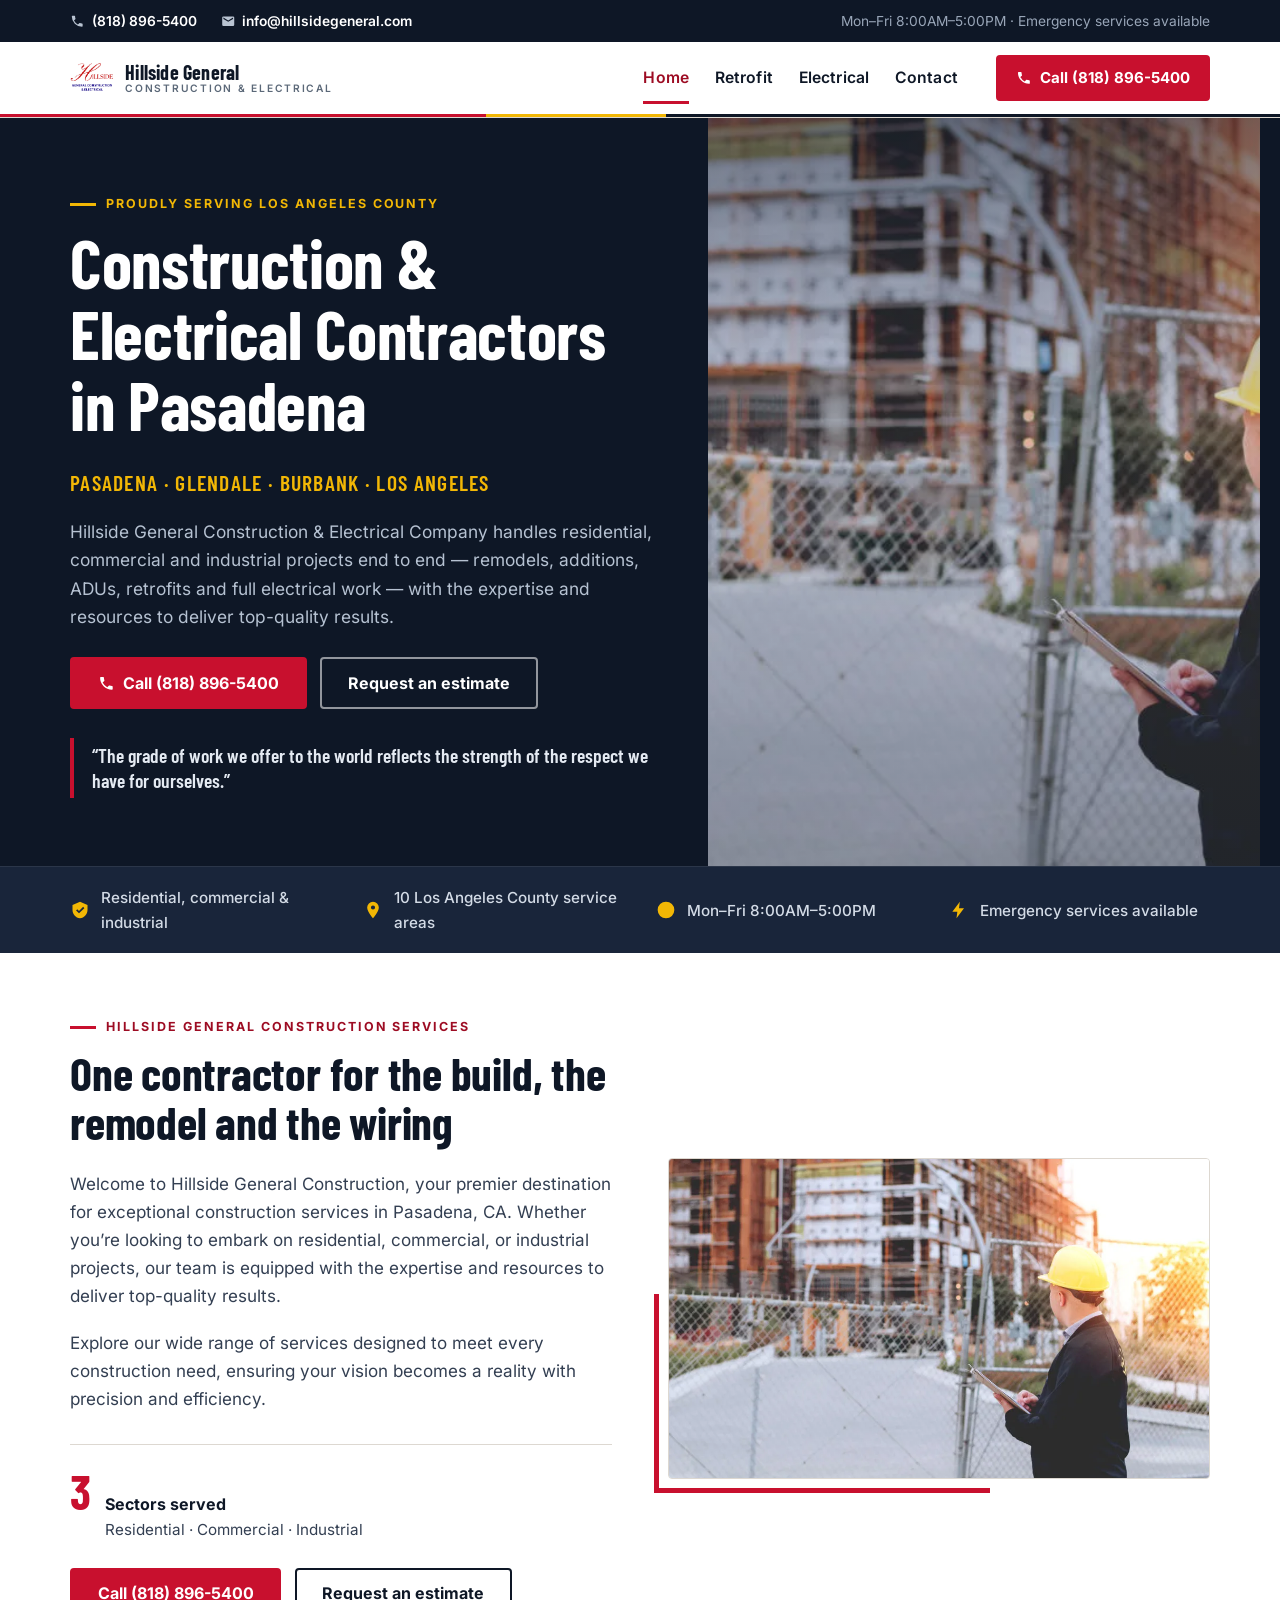
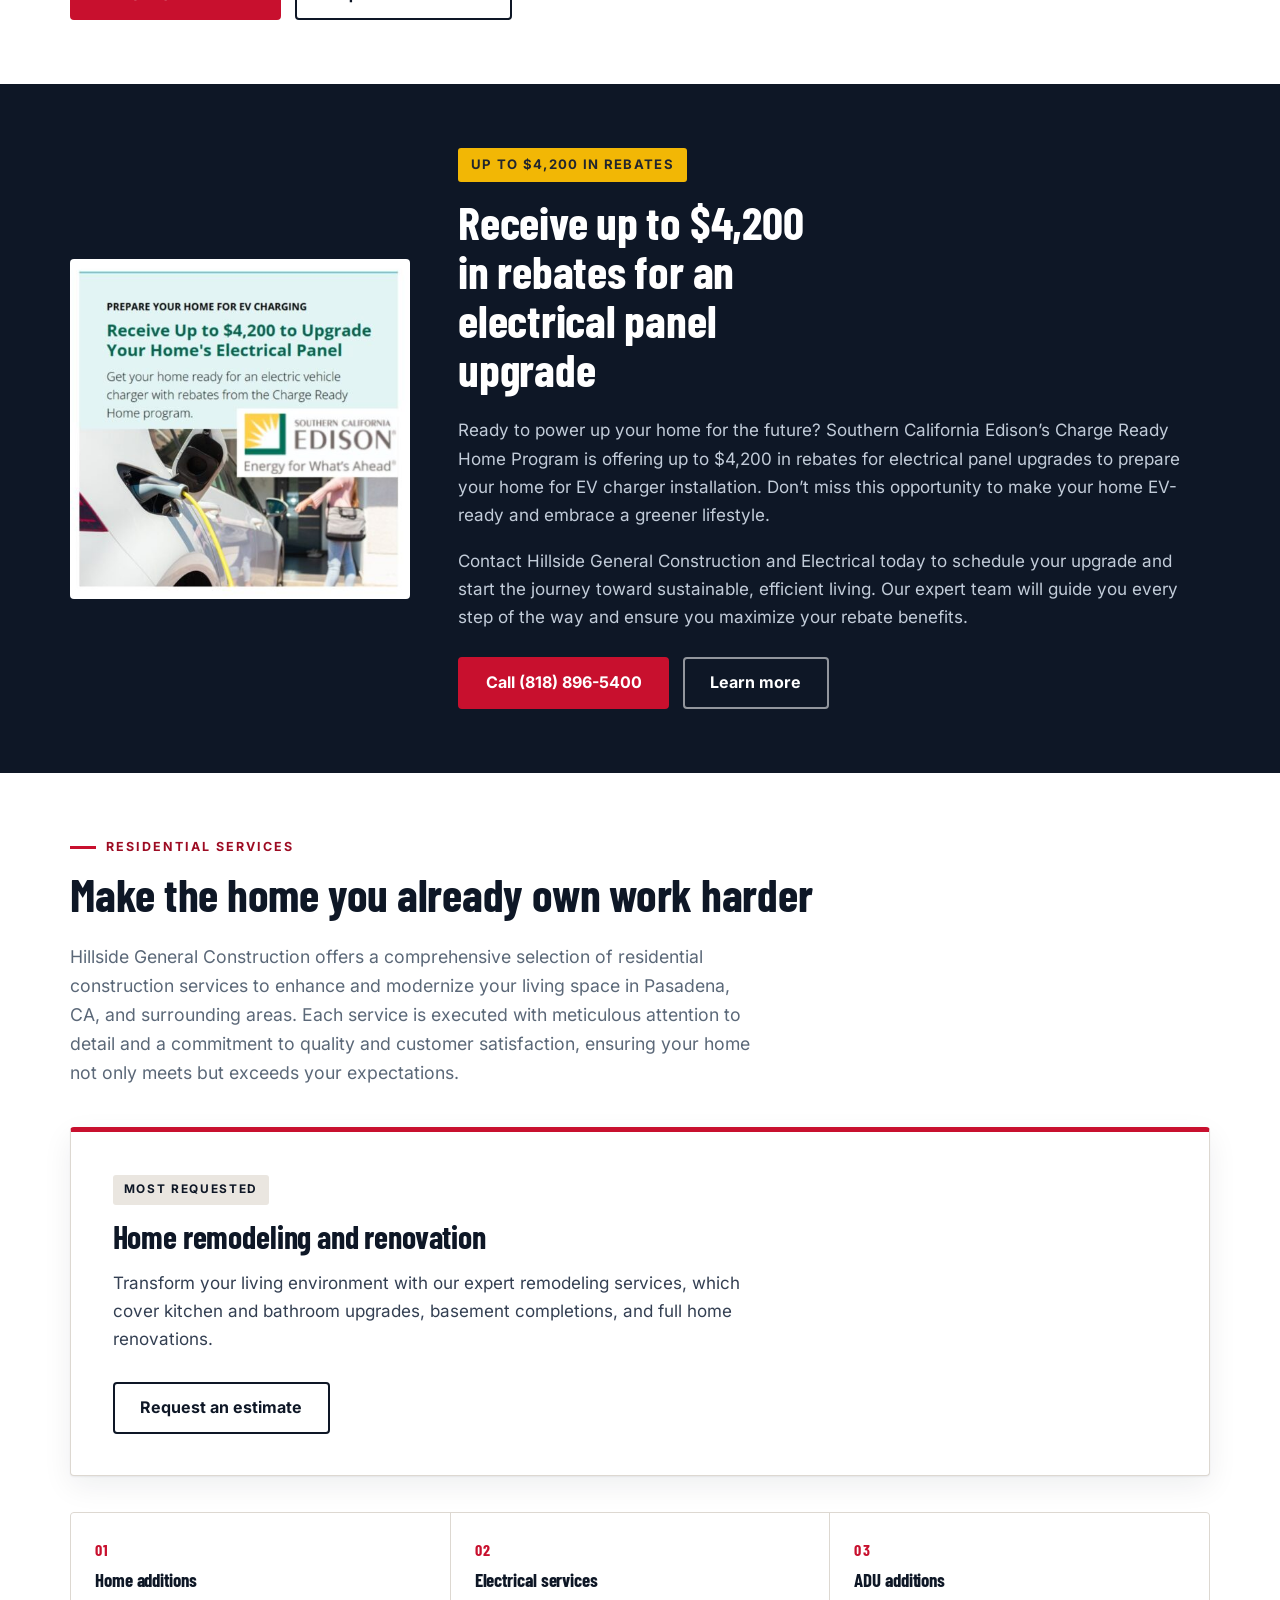
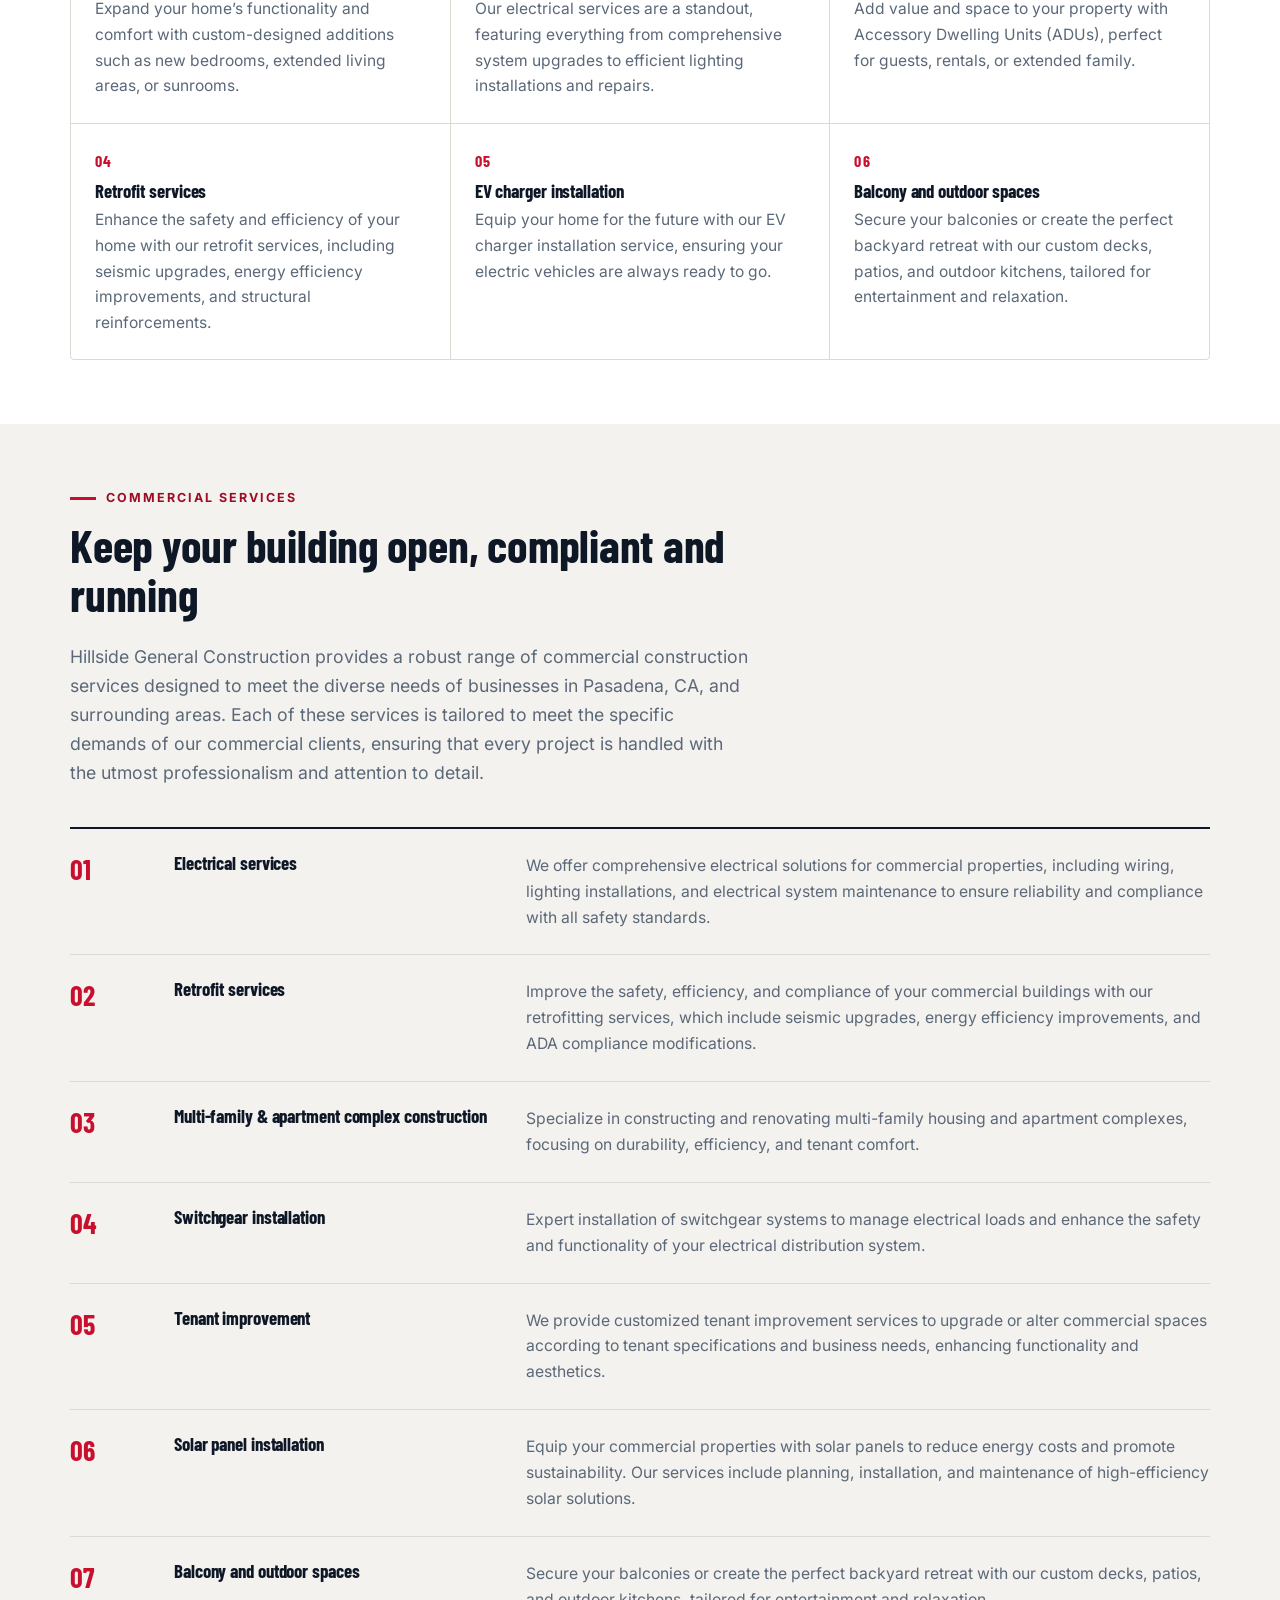
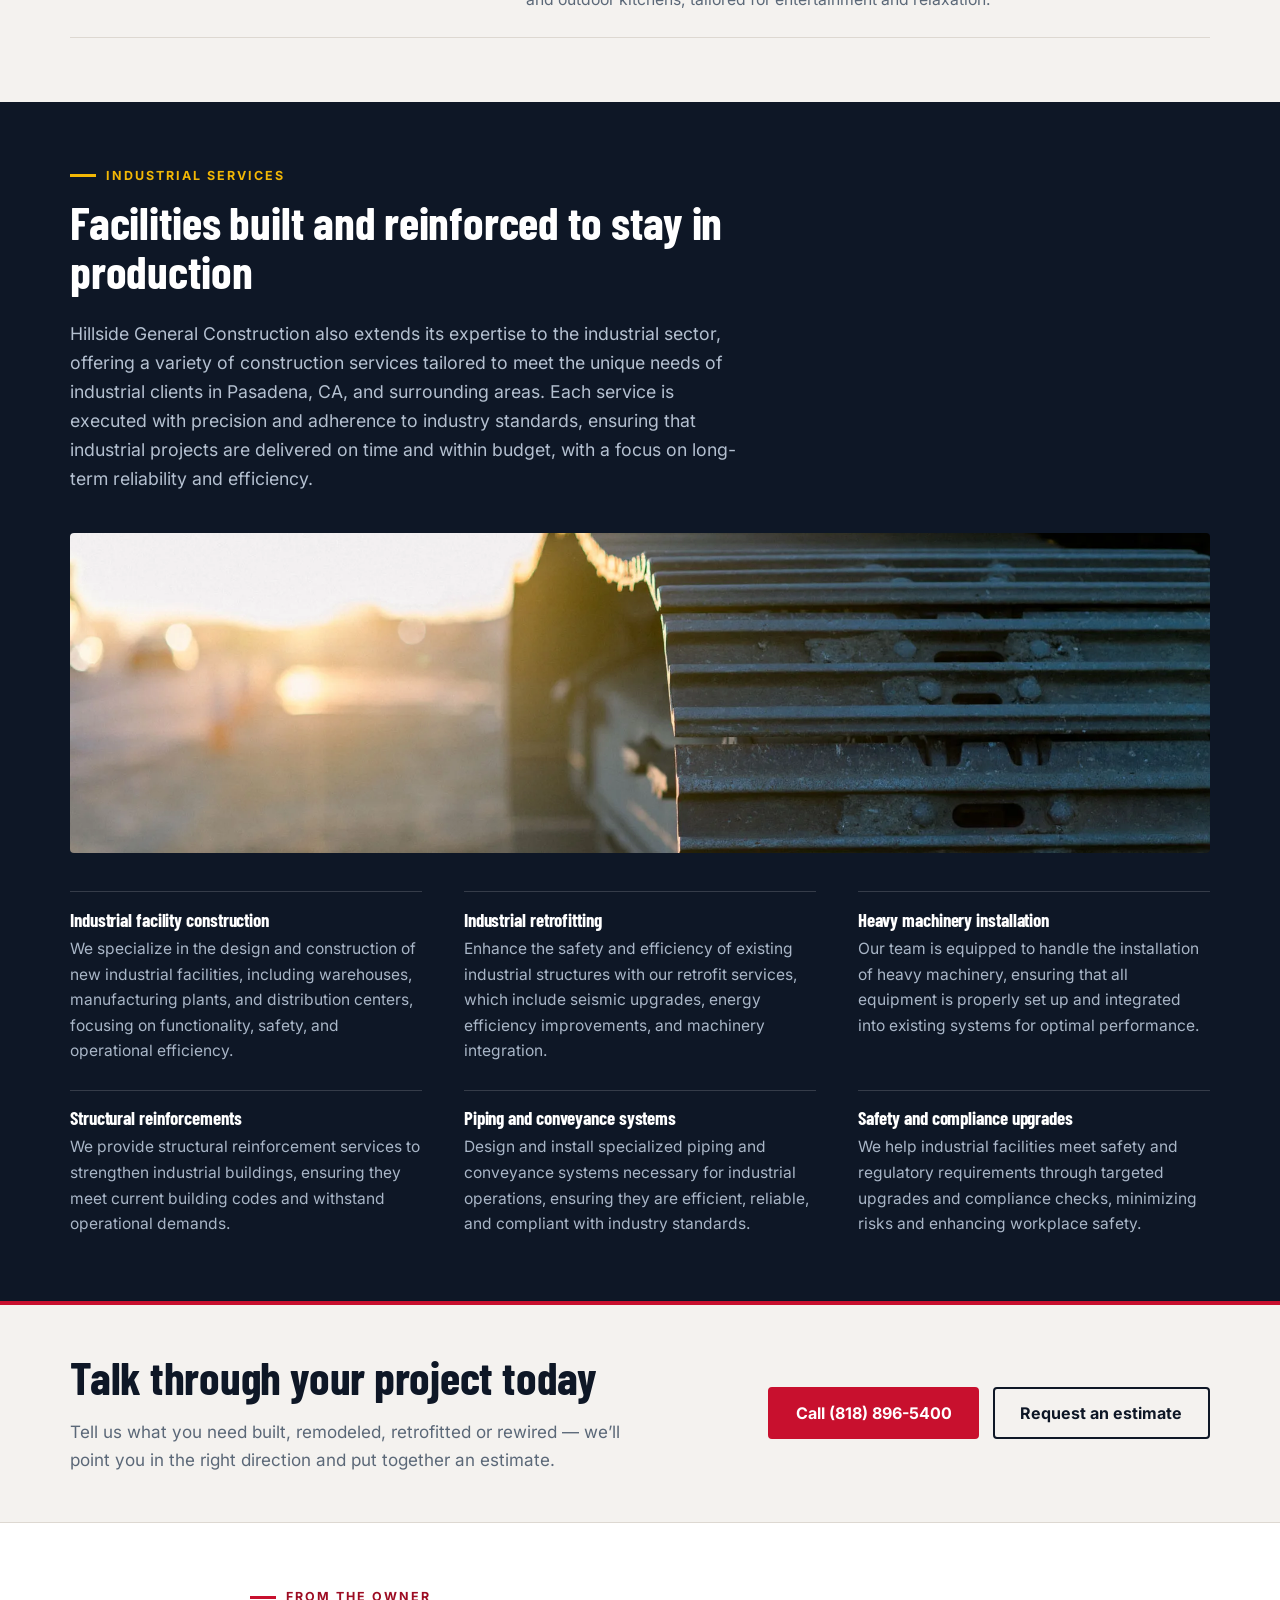
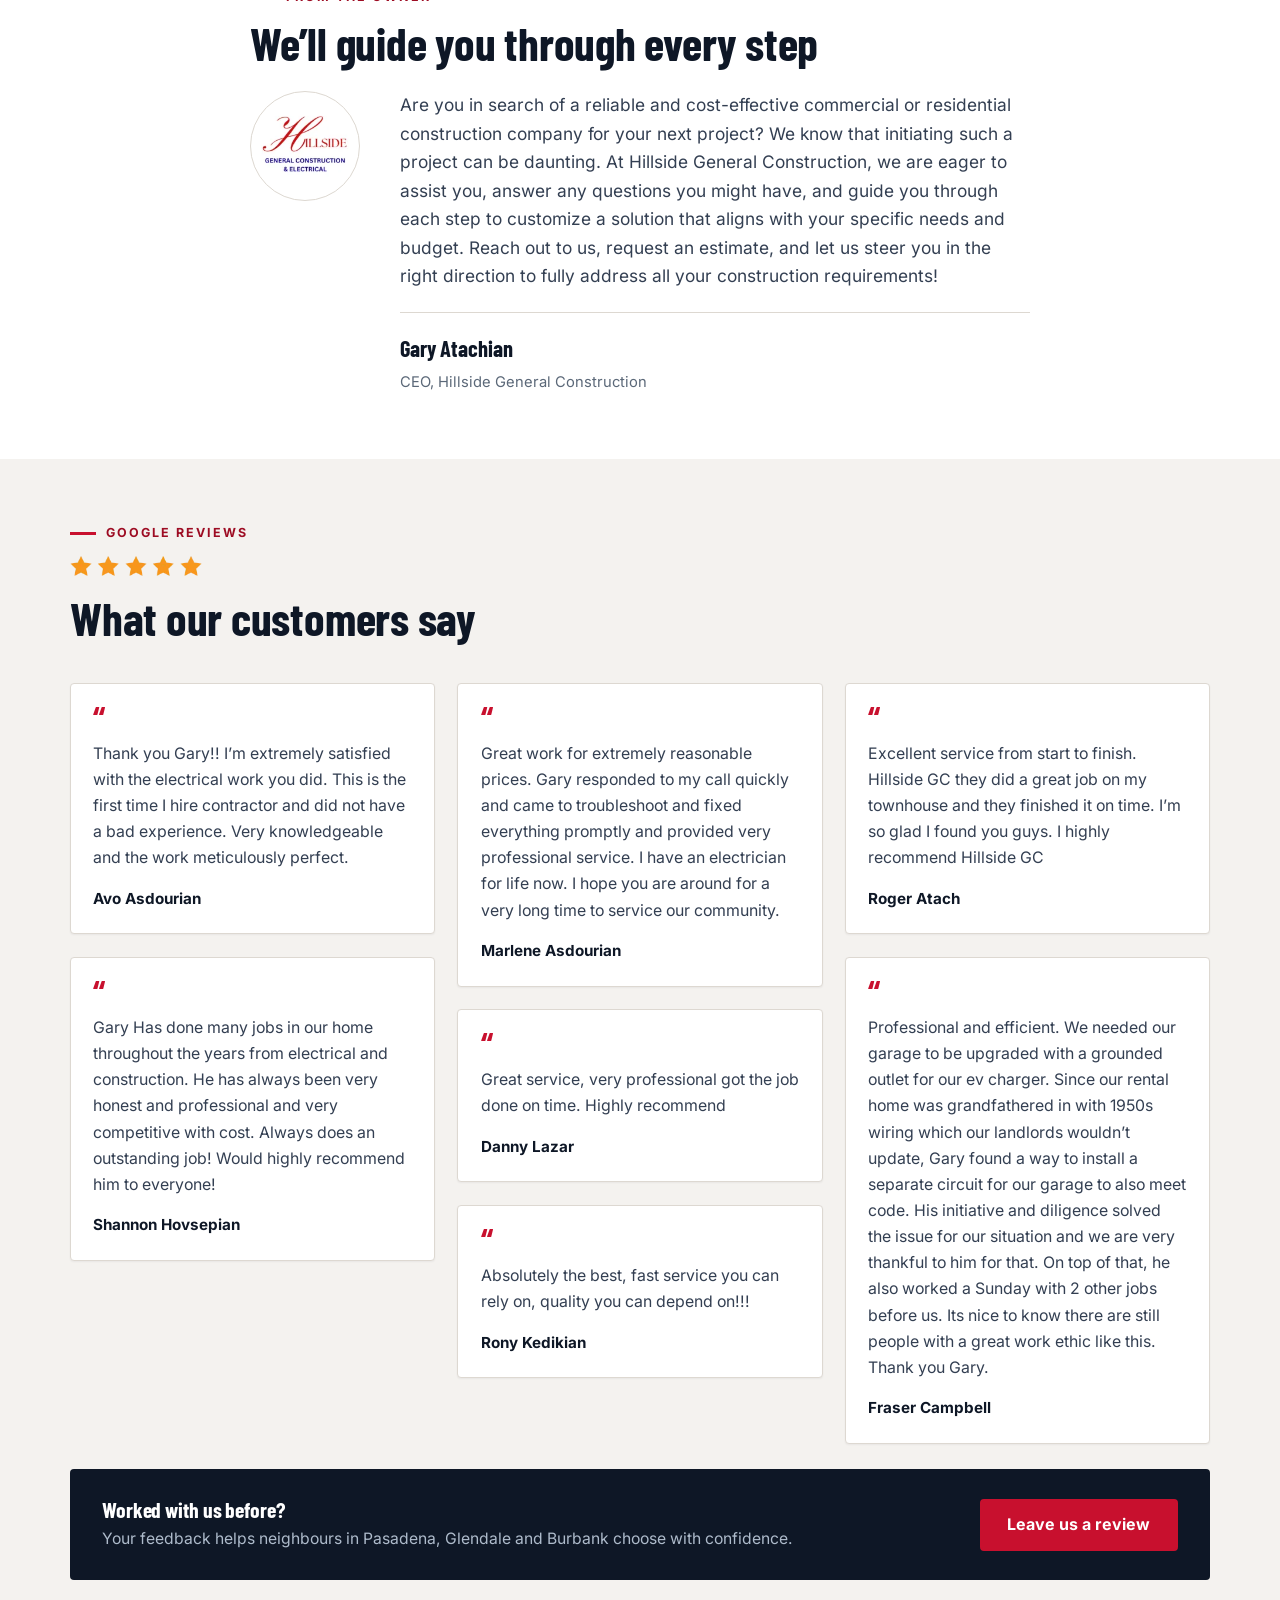
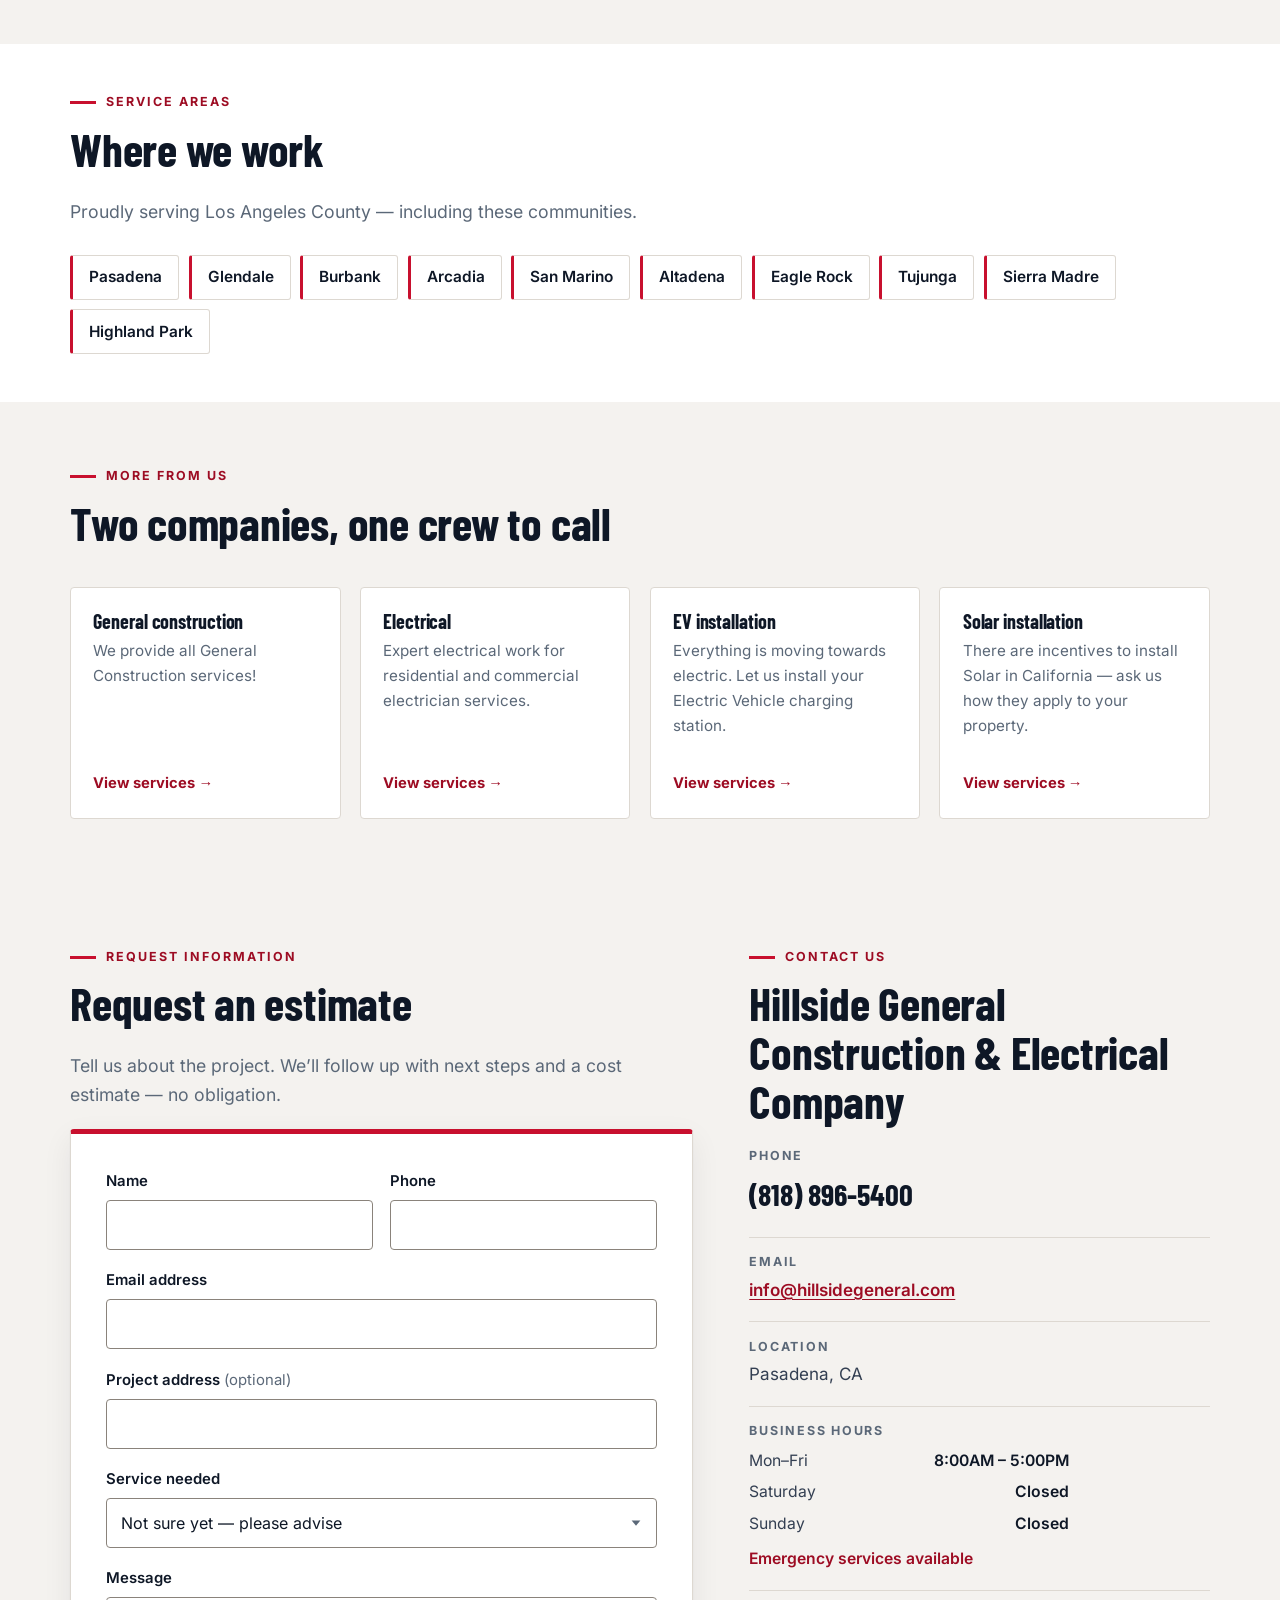
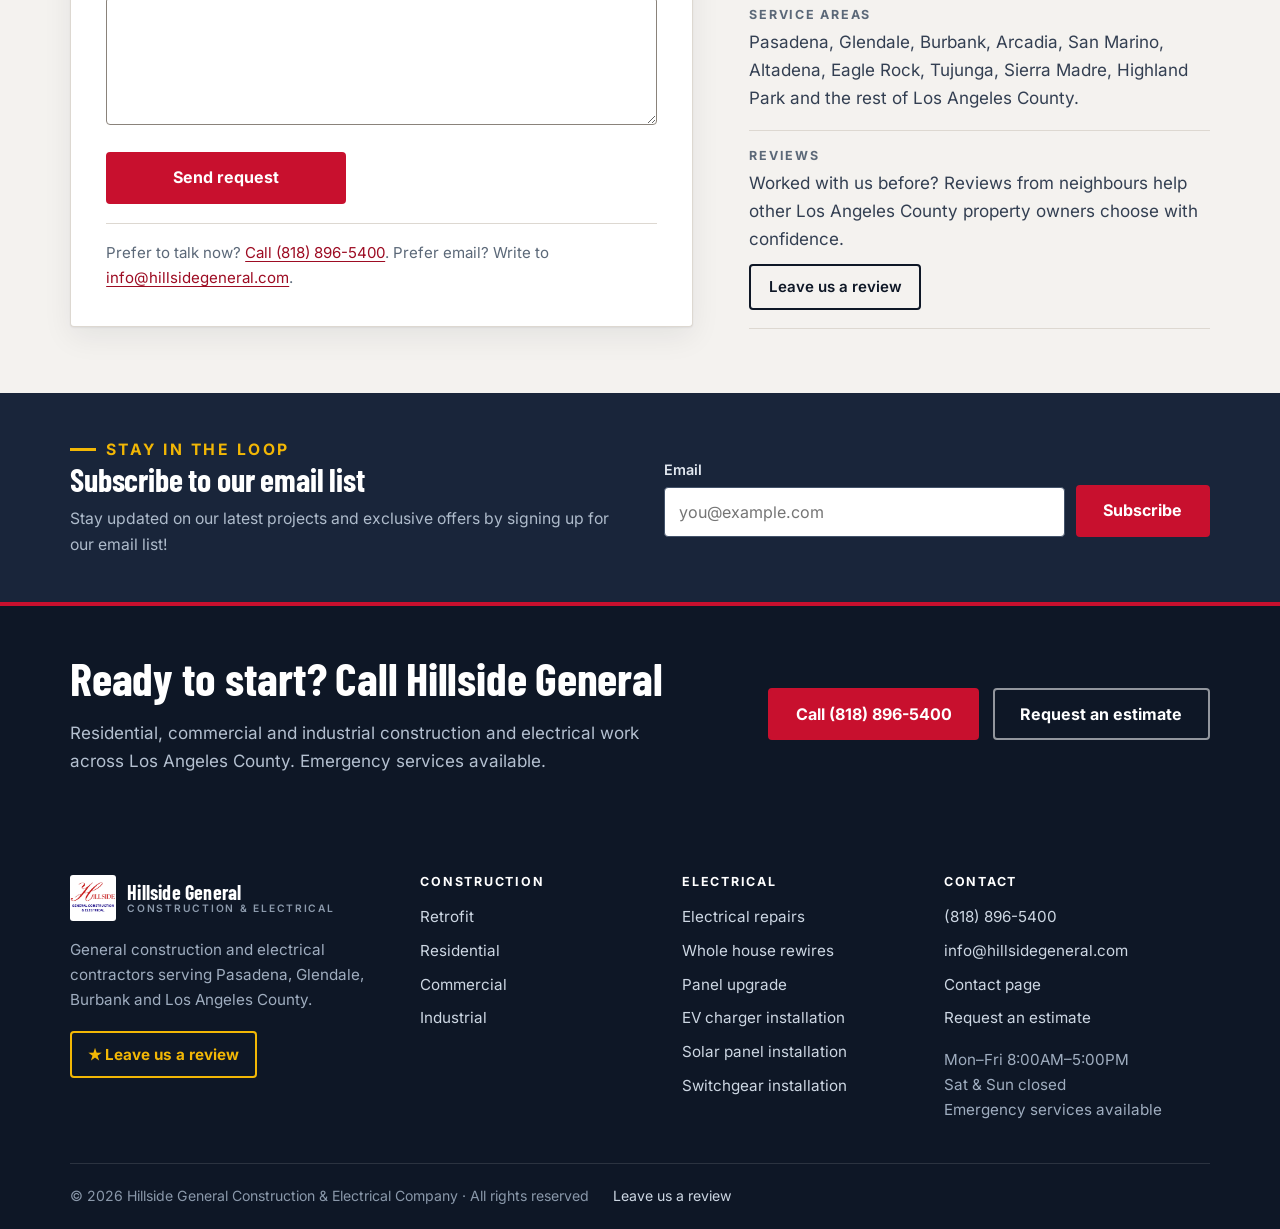
<file: index.html>
<!DOCTYPE html>
<html lang="en">
<head>
<meta charset="utf-8">
<meta name="viewport" content="width=device-width, initial-scale=1">
<title>Construction &amp; Electrical Contractors in Pasadena | Hillside General</title>
<meta name="description" content="Hillside General Construction &amp; Electrical Company handles residential, commercial and industrial construction, remodels, ADUs, retrofits and full electrical work across Pasadena, Glendale, Burbank and Los Angeles County. Call (818) 896-5400.">
<meta name="theme-color" content="#0e1726">
<link rel="canonical" href="https://hillsidegeneral.com/">
<link rel="icon" href="favicon.svg" type="image/svg+xml">
<link rel="apple-touch-icon" href="images/07-hillside-general-logo-150x150-png.webp">

<meta property="og:type" content="website">
<meta property="og:site_name" content="Hillside General Construction &amp; Electrical Company">
<meta property="og:title" content="Construction &amp; Electrical Contractors in Pasadena | Hillside General">
<meta property="og:description" content="One contractor for the build, the remodel and the wiring. Residential, commercial and industrial projects across Los Angeles County. Call (818) 896-5400.">
<meta property="og:url" content="https://hillsidegeneral.com/">
<meta property="og:image" content="images/05-construction-33-1080x639-jpg.webp">
<meta name="twitter:card" content="summary_large_image">
<meta name="twitter:title" content="Construction &amp; Electrical Contractors in Pasadena | Hillside General">
<meta name="twitter:description" content="Residential, commercial and industrial construction and electrical contractors serving Pasadena, Glendale, Burbank and Los Angeles County.">
<meta name="twitter:image" content="images/05-construction-33-1080x639-jpg.webp">

<link rel="preload" href="assets/fonts/barlow-condensed-700.woff2" as="font" type="font/woff2" crossorigin>
<link rel="preload" href="assets/fonts/inter-400.woff2" as="font" type="font/woff2" crossorigin>
<link rel="stylesheet" href="assets/styles.css">
<noscript><style>
/* Without JS the menu button cannot open the nav — show the links inline instead. */
@media (max-width: 979px) {
  .nav-toggle { display: none; }
  .header-inner { flex-wrap: wrap; padding-bottom: .5rem; }
  .site-nav { display: block; width: 100%; }
}
</style></noscript>

<script type="application/ld+json">
{
  "@context": "https://schema.org",
  "@type": "GeneralContractor",
  "name": "Hillside General Construction & Electrical Company",
  "url": "https://hillsidegeneral.com/",
  "image": "https://hillsidegeneral.com/images/00-hillside-general-logo-png.webp",
  "logo": "https://hillsidegeneral.com/images/07-hillside-general-logo-150x150-png.webp",
  "telephone": "+1-818-896-5400",
  "email": "info@hillsidegeneral.com",
  "slogan": "One contractor for the build, the remodel and the wiring",
  "address": {
    "@type": "PostalAddress",
    "addressLocality": "Pasadena",
    "addressRegion": "CA",
    "addressCountry": "US"
  },
  "areaServed": [
    "Pasadena, CA", "Glendale, CA", "Burbank, CA", "Arcadia, CA", "San Marino, CA",
    "Altadena, CA", "Eagle Rock, CA", "Tujunga, CA", "Sierra Madre, CA",
    "Highland Park, CA", "Los Angeles County, CA"
  ],
  "openingHoursSpecification": [{
    "@type": "OpeningHoursSpecification",
    "dayOfWeek": ["Monday", "Tuesday", "Wednesday", "Thursday", "Friday"],
    "opens": "08:00",
    "closes": "17:00"
  }],
  "founder": { "@type": "Person", "name": "Gary Atachian", "jobTitle": "CEO" }
}
</script>
</head>
<body>
<a class="skip" href="#main">Skip to main content</a>

<div class="utility">
  <div class="wrap">
    <span>
      <svg class="icon" viewBox="0 0 24 24" aria-hidden="true"><path d="M6.6 10.8a15.1 15.1 0 0 0 6.6 6.6l2.2-2.2c.3-.3.7-.4 1-.2 1.2.4 2.4.6 3.6.6.6 0 1 .4 1 1V20c0 .6-.4 1-1 1A17 17 0 0 1 3 4c0-.6.4-1 1-1h3.5c.6 0 1 .4 1 1 0 1.3.2 2.5.6 3.6.1.4 0 .8-.2 1l-2.3 2.2z"/></svg>
      <a href="tel:+18188965400">(818) 896-5400</a>
    </span>
    <span>
      <svg class="icon" viewBox="0 0 24 24" aria-hidden="true"><path d="M20 4H4a2 2 0 0 0-2 2v12a2 2 0 0 0 2 2h16a2 2 0 0 0 2-2V6a2 2 0 0 0-2-2zm0 4.2-8 4.8-8-4.8V6l8 4.8L20 6v2.2z"/></svg>
      <a href="mailto:info@hillsidegeneral.com">info@hillsidegeneral.com</a>
    </span>
    <span class="utility__hours">Mon–Fri 8:00AM–5:00PM · Emergency services available</span>
  </div>
</div>

<header class="site-header">
  <div class="wrap header-inner">
    <a class="brand" href="index.html">
      <img src="images/00-hillside-general-logo-png.webp" width="44" height="44" alt="Hillside General Construction &amp; Electrical Company logo">
      <span class="brand__text">
        <span class="brand__name">Hillside General</span>
        <span class="brand__sub">Construction &amp; Electrical</span>
      </span>
    </a>

    <button class="nav-toggle" type="button" aria-expanded="false" aria-controls="primary-nav">
      <span class="bars" aria-hidden="true"></span> Menu
    </button>

    <nav class="site-nav" id="primary-nav" aria-label="Primary">
      <ul>
        <li><a href="index.html" aria-current="page">Home</a></li>
        <li><a href="retrofit.html">Retrofit</a></li>
        <li><a href="electrical.html">Electrical</a></li>
        <li><a href="contact.html">Contact</a></li>
      </ul>
      <a class="btn btn--primary" href="tel:+18188965400">Call (818) 896-5400</a>
    </nav>

    <a class="btn btn--primary btn--sm header-cta" href="tel:+18188965400">
      <svg class="icon" viewBox="0 0 24 24" aria-hidden="true"><path d="M6.6 10.8a15.1 15.1 0 0 0 6.6 6.6l2.2-2.2c.3-.3.7-.4 1-.2 1.2.4 2.4.6 3.6.6.6 0 1 .4 1 1V20c0 .6-.4 1-1 1A17 17 0 0 1 3 4c0-.6.4-1 1-1h3.5c.6 0 1 .4 1 1 0 1.3.2 2.5.6 3.6.1.4 0 .8-.2 1l-2.3 2.2z"/></svg>
      Call (818) 896-5400
    </a>
  </div>
</header>

<main id="main">

  <!-- ===================== HERO ===================== -->
  <section class="hero">
    <div class="wrap">
      <div class="hero__grid">
        <div class="hero__copy">
          <p class="eyebrow">Proudly serving Los Angeles County</p>
          <h1>Construction &amp; Electrical Contractors in Pasadena</h1>
          <p class="hero__places">Pasadena · Glendale · Burbank · Los Angeles</p>
          <p class="hero__text">
            Hillside General Construction &amp; Electrical Company handles residential, commercial and
            industrial projects end to end — remodels, additions, ADUs, retrofits and full electrical
            work — with the expertise and resources to deliver top-quality results.
          </p>
          <div class="btn-row">
            <a class="btn btn--primary" href="tel:+18188965400">
              <svg class="icon" viewBox="0 0 24 24" aria-hidden="true"><path d="M6.6 10.8a15.1 15.1 0 0 0 6.6 6.6l2.2-2.2c.3-.3.7-.4 1-.2 1.2.4 2.4.6 3.6.6.6 0 1 .4 1 1V20c0 .6-.4 1-1 1A17 17 0 0 1 3 4c0-.6.4-1 1-1h3.5c.6 0 1 .4 1 1 0 1.3.2 2.5.6 3.6.1.4 0 .8-.2 1l-2.3 2.2z"/></svg>
              Call (818) 896-5400
            </a>
            <a class="btn btn--ghost-light" href="#estimate">Request an estimate</a>
          </div>
          <p class="hero__quote">
            “The grade of work we offer to the world reflects the strength of the respect we have for ourselves.”
          </p>
        </div>

        <div class="hero__media">
          <img src="images/05-construction-33-1080x639-jpg.webp" width="1080" height="639"
               alt="Hillside General Construction site supervisor reviewing plans at a Pasadena building site at sunrise"
               fetchpriority="high" decoding="async">
        </div>
      </div>
    </div>
  </section>

  <div class="trust">
    <div class="wrap">
      <ul>
        <li>
          <svg viewBox="0 0 24 24" aria-hidden="true"><path d="M12 2 3 6v6c0 5 3.8 9.4 9 10 5.2-.6 9-5 9-10V6l-9-4zm-1.2 14-3.5-3.5 1.4-1.4 2.1 2.1 5-5L17.2 10l-6.4 6z"/></svg>
          Residential, commercial &amp; industrial
        </li>
        <li>
          <svg viewBox="0 0 24 24" aria-hidden="true"><path d="M12 2a7 7 0 0 0-7 7c0 5.2 7 13 7 13s7-7.8 7-13a7 7 0 0 0-7-7zm0 9.5A2.5 2.5 0 1 1 12 6.5a2.5 2.5 0 0 1 0 5z"/></svg>
          10 Los Angeles County service areas
        </li>
        <li>
          <svg viewBox="0 0 24 24" aria-hidden="true"><path d="M12 2a10 10 0 1 0 0 20 10 10 0 0 0 0-20zm1 10.6V6h-2v7.4l5.2 3.1 1-1.7-4.2-2.2z"/></svg>
          Mon–Fri 8:00AM–5:00PM
        </li>
        <li>
          <svg viewBox="0 0 24 24" aria-hidden="true"><path d="M13 2 4 14h6l-1 8 9-12h-6l1-8z"/></svg>
          Emergency services available
        </li>
      </ul>
    </div>
  </div>

  <!-- ===================== INTRO ===================== -->
  <section class="section" aria-labelledby="intro-h">
    <div class="wrap">
      <div class="split">
        <div>
          <p class="eyebrow">Hillside General Construction Services</p>
          <h2 id="intro-h">One contractor for the build, the remodel and the wiring</h2>
          <p>
            Welcome to Hillside General Construction, your premier destination for exceptional
            construction services in Pasadena, CA. Whether you’re looking to embark on residential,
            commercial, or industrial projects, our team is equipped with the expertise and resources
            to deliver top-quality results.
          </p>
          <p>
            Explore our wide range of services designed to meet every construction need, ensuring your
            vision becomes a reality with precision and efficiency.
          </p>
          <div class="statline">
            <span class="statline__num">3</span>
            <span class="statline__label">
              <strong>Sectors served</strong>
              Residential · Commercial · Industrial
            </span>
          </div>
          <div class="btn-row">
            <a class="btn btn--primary" href="tel:+18188965400">Call (818) 896-5400</a>
            <a class="btn btn--ghost" href="#estimate">Request an estimate</a>
          </div>
        </div>

        <div class="split__media split__media--framed">
          <img src="images/04-construction-33-1024x606-jpg.webp" width="1024" height="606" loading="lazy" decoding="async"
               alt="Hillside General Construction supervisor surveying an active Los Angeles County building site">
        </div>
      </div>
    </div>
  </section>

  <!-- ===================== REBATE ===================== -->
  <section class="section rebate" aria-labelledby="rebate-h">
    <div class="wrap">
      <div class="rebate__grid">
        <div>
          <img src="images/06-untitled-design-2-e1731180343894.jpg" width="500" height="500" loading="lazy" decoding="async"
               alt="Southern California Edison Charge Ready Home promotion for electrical panel upgrade rebates">
        </div>
        <div>
          <p class="rebate__badge">Up to $4,200 in rebates</p>
          <h2 id="rebate-h">Receive up to $4,200 in rebates for an electrical panel upgrade</h2>
          <p>
            Ready to power up your home for the future? Southern California Edison’s Charge Ready Home
            Program is offering up to $4,200 in rebates for electrical panel upgrades to prepare your
            home for EV charger installation. Don’t miss this opportunity to make your home EV-ready
            and embrace a greener lifestyle.
          </p>
          <p>
            Contact Hillside General Construction and Electrical today to schedule your upgrade and
            start the journey toward sustainable, efficient living. Our expert team will guide you
            every step of the way and ensure you maximize your rebate benefits.
          </p>
          <div class="btn-row">
            <a class="btn btn--primary" href="tel:+18188965400">Call (818) 896-5400</a>
            <a class="btn btn--ghost-light" href="electrical.html#ev-charger">Learn more</a>
          </div>
        </div>
      </div>
    </div>
  </section>

  <!-- ===================== RESIDENTIAL ===================== -->
  <section class="section" id="residential" aria-labelledby="res-h">
    <div class="wrap">
      <div class="section-head">
        <p class="eyebrow">Residential services</p>
        <h2 id="res-h">Make the home you already own work harder</h2>
        <p class="lede">
          Hillside General Construction offers a comprehensive selection of residential construction
          services to enhance and modernize your living space in Pasadena, CA, and surrounding areas.
          Each service is executed with meticulous attention to detail and a commitment to quality and
          customer satisfaction, ensuring your home not only meets but exceeds your expectations.
        </p>
      </div>

      <article class="featured">
        <p class="featured__tag">Most requested</p>
        <h3>Home remodeling and renovation</h3>
        <p>
          Transform your living environment with our expert remodeling services, which cover kitchen
          and bathroom upgrades, basement completions, and full home renovations.
        </p>
        <a class="btn btn--ghost" href="#estimate">Request an estimate</a>
      </article>

      <ol class="numlist">
        <li>
          <span class="numlist__num">01</span>
          <h4>Home additions</h4>
          <p>Expand your home’s functionality and comfort with custom-designed additions such as new bedrooms, extended living areas, or sunrooms.</p>
        </li>
        <li>
          <span class="numlist__num">02</span>
          <h4>Electrical services</h4>
          <p>Our electrical services are a standout, featuring everything from comprehensive system upgrades to efficient lighting installations and repairs.</p>
        </li>
        <li>
          <span class="numlist__num">03</span>
          <h4>ADU additions</h4>
          <p>Add value and space to your property with Accessory Dwelling Units (ADUs), perfect for guests, rentals, or extended family.</p>
        </li>
        <li>
          <span class="numlist__num">04</span>
          <h4>Retrofit services</h4>
          <p>Enhance the safety and efficiency of your home with our retrofit services, including seismic upgrades, energy efficiency improvements, and structural reinforcements.</p>
        </li>
        <li>
          <span class="numlist__num">05</span>
          <h4>EV charger installation</h4>
          <p>Equip your home for the future with our EV charger installation service, ensuring your electric vehicles are always ready to go.</p>
        </li>
        <li>
          <span class="numlist__num">06</span>
          <h4>Balcony and outdoor spaces</h4>
          <p>Secure your balconies or create the perfect backyard retreat with our custom decks, patios, and outdoor kitchens, tailored for entertainment and relaxation.</p>
        </li>
      </ol>
    </div>
  </section>

  <!-- ===================== COMMERCIAL ===================== -->
  <section class="section section--concrete" id="commercial" aria-labelledby="com-h">
    <div class="wrap">
      <div class="section-head">
        <p class="eyebrow">Commercial services</p>
        <h2 id="com-h">Keep your building open, compliant and running</h2>
        <p class="lede">
          Hillside General Construction provides a robust range of commercial construction services
          designed to meet the diverse needs of businesses in Pasadena, CA, and surrounding areas.
          Each of these services is tailored to meet the specific demands of our commercial clients,
          ensuring that every project is handled with the utmost professionalism and attention to detail.
        </p>
      </div>

      <ol class="rowlist">
        <li>
          <span class="rowlist__num">01</span>
          <h4>Electrical services</h4>
          <p>We offer comprehensive electrical solutions for commercial properties, including wiring, lighting installations, and electrical system maintenance to ensure reliability and compliance with all safety standards.</p>
        </li>
        <li>
          <span class="rowlist__num">02</span>
          <h4>Retrofit services</h4>
          <p>Improve the safety, efficiency, and compliance of your commercial buildings with our retrofitting services, which include seismic upgrades, energy efficiency improvements, and ADA compliance modifications.</p>
        </li>
        <li>
          <span class="rowlist__num">03</span>
          <h4>Multi-family &amp; apartment complex construction</h4>
          <p>Specialize in constructing and renovating multi-family housing and apartment complexes, focusing on durability, efficiency, and tenant comfort.</p>
        </li>
        <li>
          <span class="rowlist__num">04</span>
          <h4>Switchgear installation</h4>
          <p>Expert installation of switchgear systems to manage electrical loads and enhance the safety and functionality of your electrical distribution system.</p>
        </li>
        <li>
          <span class="rowlist__num">05</span>
          <h4>Tenant improvement</h4>
          <p>We provide customized tenant improvement services to upgrade or alter commercial spaces according to tenant specifications and business needs, enhancing functionality and aesthetics.</p>
        </li>
        <li>
          <span class="rowlist__num">06</span>
          <h4>Solar panel installation</h4>
          <p>Equip your commercial properties with solar panels to reduce energy costs and promote sustainability. Our services include planning, installation, and maintenance of high-efficiency solar solutions.</p>
        </li>
        <li>
          <span class="rowlist__num">07</span>
          <h4>Balcony and outdoor spaces</h4>
          <p>Secure your balconies or create the perfect backyard retreat with our custom decks, patios, and outdoor kitchens, tailored for entertainment and relaxation.</p>
        </li>
      </ol>
    </div>
  </section>

  <!-- ===================== INDUSTRIAL ===================== -->
  <section class="section section--dark" id="industrial" aria-labelledby="ind-h">
    <div class="wrap">
      <div class="section-head">
        <p class="eyebrow">Industrial services</p>
        <h2 id="ind-h">Facilities built and reinforced to stay in production</h2>
        <p class="lede">
          Hillside General Construction also extends its expertise to the industrial sector, offering a
          variety of construction services tailored to meet the unique needs of industrial clients in
          Pasadena, CA, and surrounding areas. Each service is executed with precision and adherence to
          industry standards, ensuring that industrial projects are delivered on time and within budget,
          with a focus on long-term reliability and efficiency.
        </p>
      </div>

      <figure class="band-media">
        <img src="images/08-construction-34-jpg.webp" width="1920" height="857" loading="lazy" decoding="async"
             alt="Heavy construction equipment track at sunset on an industrial job site">
      </figure>

      <ul class="checklist">
        <li>
          <h4>Industrial facility construction</h4>
          <p>We specialize in the design and construction of new industrial facilities, including warehouses, manufacturing plants, and distribution centers, focusing on functionality, safety, and operational efficiency.</p>
        </li>
        <li>
          <h4>Industrial retrofitting</h4>
          <p>Enhance the safety and efficiency of existing industrial structures with our retrofit services, which include seismic upgrades, energy efficiency improvements, and machinery integration.</p>
        </li>
        <li>
          <h4>Heavy machinery installation</h4>
          <p>Our team is equipped to handle the installation of heavy machinery, ensuring that all equipment is properly set up and integrated into existing systems for optimal performance.</p>
        </li>
        <li>
          <h4>Structural reinforcements</h4>
          <p>We provide structural reinforcement services to strengthen industrial buildings, ensuring they meet current building codes and withstand operational demands.</p>
        </li>
        <li>
          <h4>Piping and conveyance systems</h4>
          <p>Design and install specialized piping and conveyance systems necessary for industrial operations, ensuring they are efficient, reliable, and compliant with industry standards.</p>
        </li>
        <li>
          <h4>Safety and compliance upgrades</h4>
          <p>We help industrial facilities meet safety and regulatory requirements through targeted upgrades and compliance checks, minimizing risks and enhancing workplace safety.</p>
        </li>
      </ul>
    </div>
  </section>

  <!-- ===================== CTA AFTER SERVICES ===================== -->
  <section class="ctaband" aria-labelledby="cta1-h">
    <div class="wrap ctaband__inner">
      <div>
        <h2 id="cta1-h">Talk through your project today</h2>
        <p>Tell us what you need built, remodeled, retrofitted or rewired — we’ll point you in the right direction and put together an estimate.</p>
      </div>
      <div class="btn-row">
        <a class="btn btn--primary" href="tel:+18188965400">Call (818) 896-5400</a>
        <a class="btn btn--ghost" href="#estimate">Request an estimate</a>
      </div>
    </div>
  </section>

  <!-- ===================== OWNER ===================== -->
  <section class="section" aria-labelledby="owner-h">
    <div class="wrap wrap--narrow">
      <p class="eyebrow">From the owner</p>
      <h2 id="owner-h">We’ll guide you through every step</h2>
      <div class="owner">
        <img class="owner__mark" src="images/07-hillside-general-logo-150x150-png.webp" width="150" height="150" loading="lazy" decoding="async"
             alt="Hillside General Construction &amp; Electrical, Pasadena California">
        <div>
          <blockquote>
            <p>
              Are you in search of a reliable and cost-effective commercial or residential construction
              company for your next project? We know that initiating such a project can be daunting. At
              Hillside General Construction, we are eager to assist you, answer any questions you might
              have, and guide you through each step to customize a solution that aligns with your specific
              needs and budget. Reach out to us, request an estimate, and let us steer you in the right
              direction to fully address all your construction requirements!
            </p>
          </blockquote>
          <p class="owner__sig">
            <strong>Gary Atachian</strong>
            <span>CEO, Hillside General Construction</span>
          </p>
        </div>
      </div>
    </div>
  </section>

  <!-- ===================== TESTIMONIALS ===================== -->
  <section class="section section--concrete" id="reviews" aria-labelledby="rev-h">
    <div class="wrap">
      <div class="section-head">
        <p class="eyebrow">Google reviews</p>
        <img class="stars" src="images/09-stars-5-png.webp" width="204" height="34" loading="lazy" decoding="async"
             alt="Five star rating graphic">
        <h2 id="rev-h">What our customers say</h2>
      </div>

      <div class="quotes">
        <figure class="quote">
          <span class="quote__mark" aria-hidden="true">“</span>
          <blockquote><p>Thank you Gary!! I’m extremely satisfied with the electrical work you did. This is the first time I hire contractor and did not have a bad experience. Very knowledgeable and the work meticulously perfect.</p></blockquote>
          <figcaption><cite>Avo Asdourian</cite></figcaption>
        </figure>

        <figure class="quote">
          <span class="quote__mark" aria-hidden="true">“</span>
          <blockquote><p>Gary Has done many jobs in our home throughout the years from electrical and construction. He has always been very honest and professional and very competitive with cost. Always does an outstanding job! Would highly recommend him to everyone!</p></blockquote>
          <figcaption><cite>Shannon Hovsepian</cite></figcaption>
        </figure>

        <figure class="quote">
          <span class="quote__mark" aria-hidden="true">“</span>
          <blockquote><p>Great work for extremely reasonable prices. Gary responded to my call quickly and came to troubleshoot and fixed everything promptly and provided very professional service. I have an electrician for life now. I hope you are around for a very long time to service our community.</p></blockquote>
          <figcaption><cite>Marlene Asdourian</cite></figcaption>
        </figure>

        <figure class="quote">
          <span class="quote__mark" aria-hidden="true">“</span>
          <blockquote><p>Great service, very professional got the job done on time. Highly recommend</p></blockquote>
          <figcaption><cite>Danny Lazar</cite></figcaption>
        </figure>

        <figure class="quote">
          <span class="quote__mark" aria-hidden="true">“</span>
          <blockquote><p>Absolutely the best, fast service you can rely on, quality you can depend on!!!</p></blockquote>
          <figcaption><cite>Rony Kedikian</cite></figcaption>
        </figure>

        <figure class="quote">
          <span class="quote__mark" aria-hidden="true">“</span>
          <blockquote><p>Excellent service from start to finish. Hillside GC they did a great job on my townhouse and they finished it on time. I’m so glad I found you guys. I highly recommend Hillside GC</p></blockquote>
          <figcaption><cite>Roger Atach</cite></figcaption>
        </figure>

        <figure class="quote">
          <span class="quote__mark" aria-hidden="true">“</span>
          <blockquote><p>Professional and efficient. We needed our garage to be upgraded with a grounded outlet for our ev charger. Since our rental home was grandfathered in with 1950s wiring which our landlords wouldn’t update, Gary found a way to install a separate circuit for our garage to also meet code. His initiative and diligence solved the issue for our situation and we are very thankful to him for that. On top of that, he also worked a Sunday with 2 other jobs before us. Its nice to know there are still people with a great work ethic like this. Thank you Gary.</p></blockquote>
          <figcaption><cite>Fraser Campbell</cite></figcaption>
        </figure>
      </div>

      <div class="review-prompt">
        <div>
          <h3>Worked with us before?</h3>
          <p>Your feedback helps neighbours in Pasadena, Glendale and Burbank choose with confidence.</p>
        </div>
        <a class="btn btn--primary" href="/review">Leave us a review</a>
      </div>
    </div>
  </section>

  <!-- ===================== SERVICE AREAS ===================== -->
  <section class="section section--tight" id="areas" aria-labelledby="areas-h">
    <div class="wrap">
      <p class="eyebrow">Service areas</p>
      <h2 id="areas-h">Where we work</h2>
      <p class="lede">Proudly serving Los Angeles County — including these communities.</p>
      <ul class="areas">
        <li>Pasadena</li>
        <li>Glendale</li>
        <li>Burbank</li>
        <li>Arcadia</li>
        <li>San Marino</li>
        <li>Altadena</li>
        <li>Eagle Rock</li>
        <li>Tujunga</li>
        <li>Sierra Madre</li>
        <li>Highland Park</li>
      </ul>
    </div>
  </section>

  <!-- ===================== MORE FROM US ===================== -->
  <section class="section section--concrete" aria-labelledby="more-h">
    <div class="wrap">
      <div class="section-head">
        <p class="eyebrow">More from us</p>
        <h2 id="more-h">Two companies, one crew to call</h2>
      </div>
      <div class="cards">
        <a class="card" href="#residential">
          <h3>General construction</h3>
          <p>We provide all General Construction services!</p>
          <span class="card__go">View services →</span>
        </a>
        <a class="card" href="electrical.html">
          <h3>Electrical</h3>
          <p>Expert electrical work for residential and commercial electrician services.</p>
          <span class="card__go">View services →</span>
        </a>
        <a class="card" href="electrical.html#ev-charger">
          <h3>EV installation</h3>
          <p>Everything is moving towards electric. Let us install your Electric Vehicle charging station.</p>
          <span class="card__go">View services →</span>
        </a>
        <a class="card" href="electrical.html#solar">
          <h3>Solar installation</h3>
          <p>There are incentives to install Solar in California — ask us how they apply to your property.</p>
          <span class="card__go">View services →</span>
        </a>
      </div>
    </div>
  </section>

  <!-- ===================== ESTIMATE FORM + CONTACT ===================== -->
  <section class="section form-section" id="estimate" aria-labelledby="est-h">
    <div class="wrap">
      <div class="form-grid">
        <div>
          <p class="eyebrow">Request information</p>
          <h2 id="est-h">Request an estimate</h2>
          <p class="lede">Tell us about the project. We’ll follow up with next steps and a cost estimate — no obligation.</p>

          <form class="form-card" data-leadr method="POST"
                action="https://vision.leadrai.com/api/forms/00d944904c7818c60c4952d3ed0f7caa">
            <p class="form-status" aria-live="polite"></p>

            <input type="hidden" name="_form" value="Estimate request">
            <input type="hidden" name="_page" value="">
            <input type="text" name="_gotcha" tabindex="-1" autocomplete="off" style="display:none" aria-hidden="true">

            <div class="field-row">
              <div class="field">
                <label for="f-name">Name</label>
                <input id="f-name" type="text" name="name" autocomplete="name" required>
              </div>
              <div class="field">
                <label for="f-phone">Phone</label>
                <input id="f-phone" type="tel" name="phone" autocomplete="tel" required>
              </div>
            </div>

            <div class="field">
              <label for="f-email">Email address</label>
              <input id="f-email" type="email" name="email" autocomplete="email" required>
            </div>

            <div class="field">
              <label for="f-address">Project address <span class="opt">(optional)</span></label>
              <input id="f-address" type="text" name="Project address" autocomplete="street-address">
            </div>

            <div class="field">
              <label for="f-service">Service needed</label>
              <select id="f-service" name="Service needed">
                <option>Not sure yet — please advise</option>
                <option>Home remodeling and renovation</option>
                <option>Home additions</option>
                <option>ADU construction</option>
                <option>Electrical services</option>
                <option>Retrofit services</option>
                <option>EV charger installation</option>
                <option>Balcony and outdoor spaces</option>
                <option>Commercial construction</option>
                <option>Industrial construction</option>
              </select>
            </div>

            <div class="field">
              <label for="f-message">Message</label>
              <textarea id="f-message" name="Message" rows="5"></textarea>
            </div>

            <button class="btn btn--primary" type="submit">Send request</button>

            <p class="form-foot">
              Prefer to talk now? <a href="tel:+18188965400">Call (818) 896-5400</a>.
              Prefer email? Write to <a href="mailto:info@hillsidegeneral.com">info@hillsidegeneral.com</a>.
            </p>
          </form>
        </div>

        <div id="contact">
          <p class="eyebrow">Contact us</p>
          <h2>Hillside General Construction &amp; Electrical Company</h2>
          <ul class="details">
            <li>
              <h3>Phone</h3>
              <p><a class="big" href="tel:+18188965400">(818) 896-5400</a></p>
            </li>
            <li>
              <h3>Email</h3>
              <p><a href="mailto:info@hillsidegeneral.com">info@hillsidegeneral.com</a></p>
            </li>
            <li>
              <h3>Location</h3>
              <p>Pasadena, CA</p>
            </li>
            <li>
              <h3>Business hours</h3>
              <ul class="hours">
                <li><span>Mon–Fri</span><span>8:00AM – 5:00PM</span></li>
                <li><span>Saturday</span><span>Closed</span></li>
                <li><span>Sunday</span><span>Closed</span></li>
              </ul>
              <p class="hours"><span class="note">Emergency services available</span></p>
            </li>
            <li>
              <h3>Service areas</h3>
              <p>Pasadena, Glendale, Burbank, Arcadia, San Marino, Altadena, Eagle Rock, Tujunga, Sierra Madre, Highland Park and the rest of Los Angeles County.</p>
            </li>
            <li>
              <h3>Reviews</h3>
              <p>Worked with us before? Reviews from neighbours help other Los Angeles County property owners choose with confidence.</p>
              <p style="margin-top:.7rem"><a class="btn btn--ghost btn--sm" href="/review">Leave us a review</a></p>
            </li>
          </ul>
        </div>
      </div>
    </div>
  </section>

  <!-- ===================== NEWSLETTER ===================== -->
  <section class="newsletter" aria-labelledby="news-h">
    <div class="wrap newsletter__inner">
      <div>
        <p class="eyebrow">Stay in the loop</p>
        <h2 id="news-h">Subscribe to our email list</h2>
        <p>Stay updated on our latest projects and exclusive offers by signing up for our email list!</p>
      </div>
      <form data-leadr method="POST"
            action="https://vision.leadrai.com/api/forms/00d944904c7818c60c4952d3ed0f7caa">
        <p class="form-status" aria-live="polite" style="grid-column:1/-1"></p>
        <input type="hidden" name="_form" value="Newsletter">
        <input type="hidden" name="_page" value="">
        <input type="text" name="_gotcha" tabindex="-1" autocomplete="off" style="display:none" aria-hidden="true">
        <div class="field-wrap">
          <label for="n-email">Email</label>
          <input id="n-email" type="email" name="email" autocomplete="email" placeholder="you@example.com" required>
        </div>
        <button class="btn btn--primary" type="submit">Subscribe</button>
      </form>
    </div>
  </section>

  <!-- ===================== FINAL CTA ===================== -->
  <section class="ctaband ctaband--dark" aria-labelledby="cta2-h">
    <div class="wrap ctaband__inner">
      <div>
        <h2 id="cta2-h">Ready to start? Call Hillside General</h2>
        <p>Residential, commercial and industrial construction and electrical work across Los Angeles County. Emergency services available.</p>
      </div>
      <div class="btn-row">
        <a class="btn btn--primary" href="tel:+18188965400">Call (818) 896-5400</a>
        <a class="btn btn--ghost-light" href="#estimate">Request an estimate</a>
      </div>
    </div>
  </section>

</main>

<footer class="site-footer">
  <div class="wrap">
    <div class="footer-grid">
      <div>
        <a class="footer-brand" href="index.html">
          <img src="images/00-hillside-general-logo-png.webp" width="46" height="46" loading="lazy"
               alt="Hillside General Construction &amp; Electrical Company logo">
          <span class="brand__text">
            <span class="brand__name">Hillside General</span>
            <span class="brand__sub">Construction &amp; Electrical</span>
          </span>
        </a>
        <p class="footer-blurb">General construction and electrical contractors serving Pasadena, Glendale, Burbank and Los Angeles County.</p>
        <a class="review-link" href="/review">★ Leave us a review</a>
      </div>

      <div>
        <h3>Construction</h3>
        <ul>
          <li><a href="retrofit.html">Retrofit</a></li>
          <li><a href="index.html#residential">Residential</a></li>
          <li><a href="index.html#commercial">Commercial</a></li>
          <li><a href="index.html#industrial">Industrial</a></li>
        </ul>
      </div>

      <div>
        <h3>Electrical</h3>
        <ul>
          <li><a href="electrical.html#repairs">Electrical repairs</a></li>
          <li><a href="electrical.html#rewires">Whole house rewires</a></li>
          <li><a href="electrical.html#panel">Panel upgrade</a></li>
          <li><a href="electrical.html#ev-charger">EV charger installation</a></li>
          <li><a href="electrical.html#solar">Solar panel installation</a></li>
          <li><a href="electrical.html#switchgear">Switchgear installation</a></li>
        </ul>
      </div>

      <div>
        <h3>Contact</h3>
        <ul>
          <li><a href="tel:+18188965400">(818) 896-5400</a></li>
          <li><a href="mailto:info@hillsidegeneral.com">info@hillsidegeneral.com</a></li>
          <li><a href="contact.html">Contact page</a></li>
          <li><a href="#estimate">Request an estimate</a></li>
        </ul>
        <p style="margin-top:1rem">
          Mon–Fri 8:00AM–5:00PM<br>
          Sat &amp; Sun closed<br>
          Emergency services available
        </p>
      </div>
    </div>

    <div class="footer-bottom">
      <p>© <span data-year>2026</span> Hillside General Construction &amp; Electrical Company · All rights reserved</p>
      <p><a href="/review">Leave us a review</a></p>
    </div>
  </div>
</footer>

<nav class="actionbar" aria-label="Quick actions">
  <a class="actionbar__call" href="tel:+18188965400">
    <svg class="icon" viewBox="0 0 24 24" aria-hidden="true"><path d="M6.6 10.8a15.1 15.1 0 0 0 6.6 6.6l2.2-2.2c.3-.3.7-.4 1-.2 1.2.4 2.4.6 3.6.6.6 0 1 .4 1 1V20c0 .6-.4 1-1 1A17 17 0 0 1 3 4c0-.6.4-1 1-1h3.5c.6 0 1 .4 1 1 0 1.3.2 2.5.6 3.6.1.4 0 .8-.2 1l-2.3 2.2z"/></svg>
    Call (818) 896-5400
  </a>
  <a href="#estimate">Get an estimate</a>
</nav>

<script src="assets/main.js" defer></script>
<script defer src="https://static.cloudflareinsights.com/beacon.min.js" data-cf-beacon='{"token": "0a932598fc5b4cc9baf156d875620bd1"}'></script>
<script defer data-lv-track src="https://vision.leadrai.com/api/forms/00d944904c7818c60c4952d3ed0f7caa/t.js"></script>
</body>
</html>
</file>
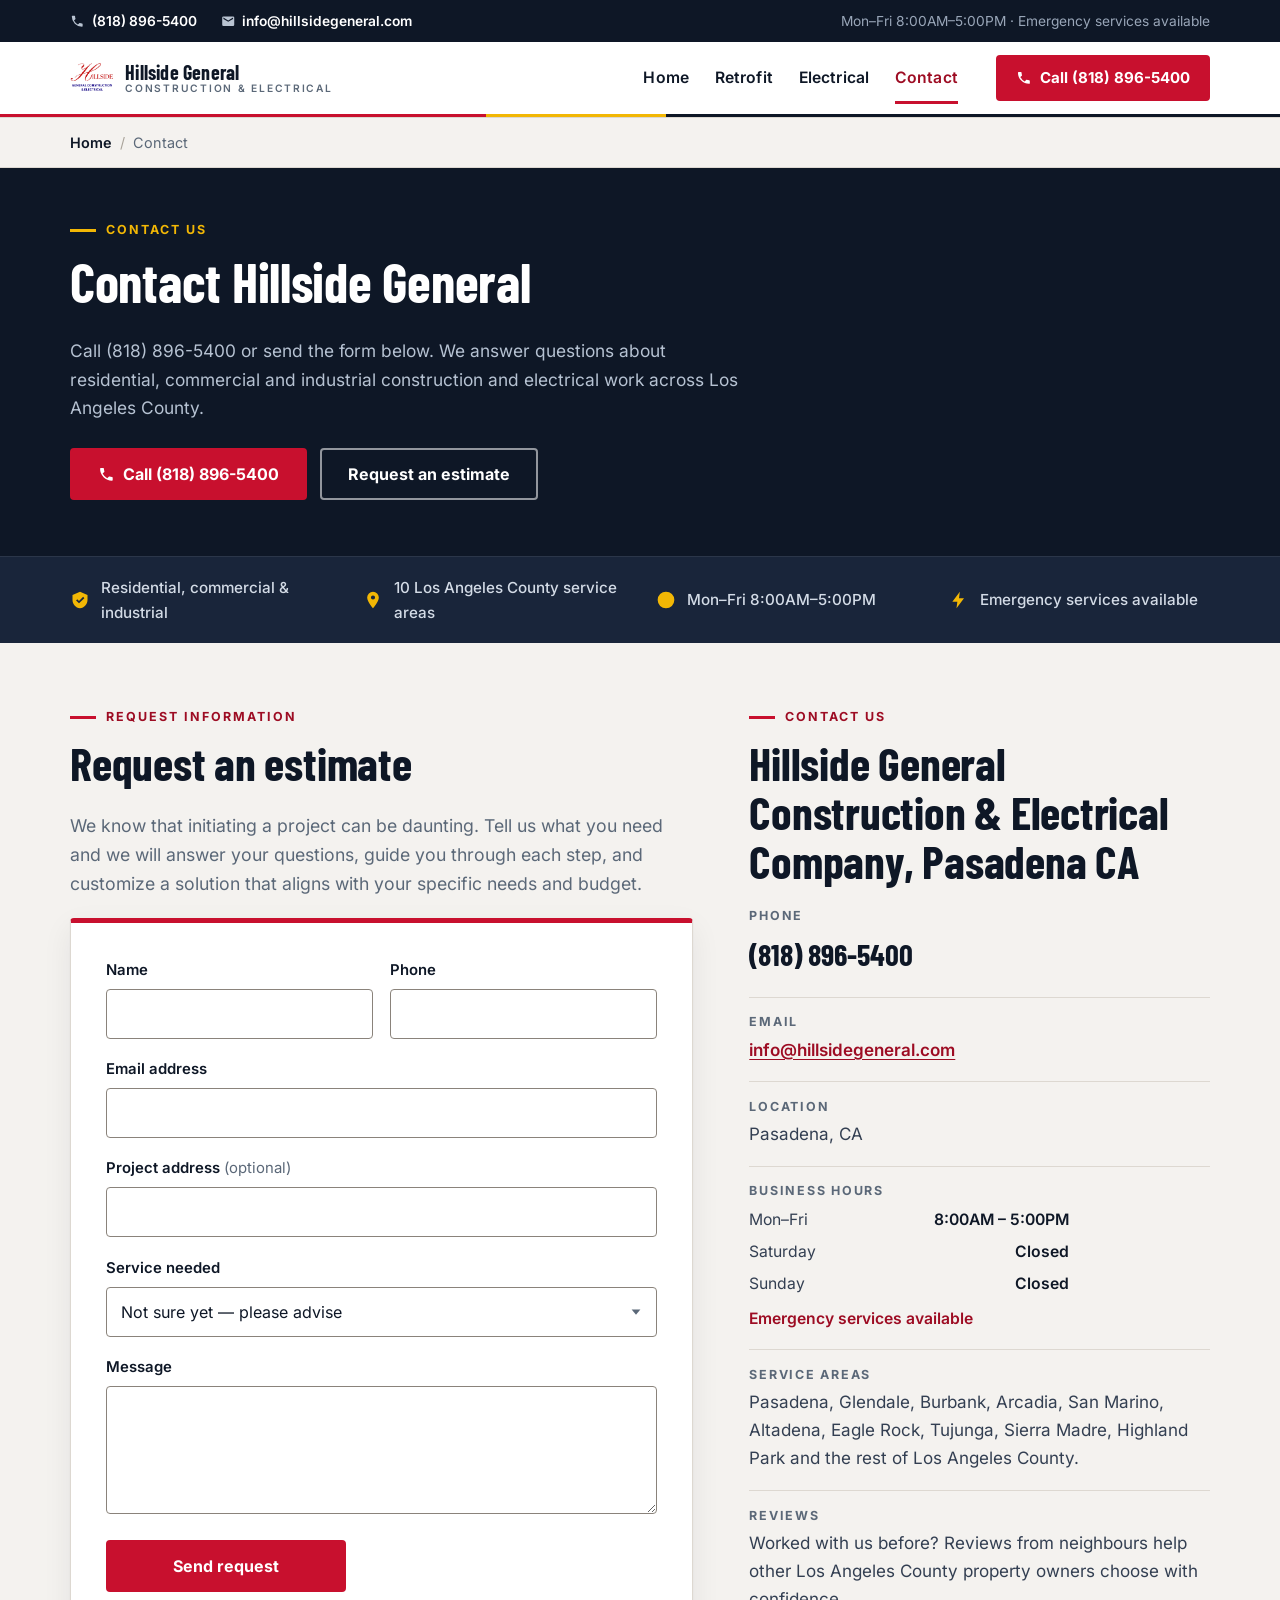
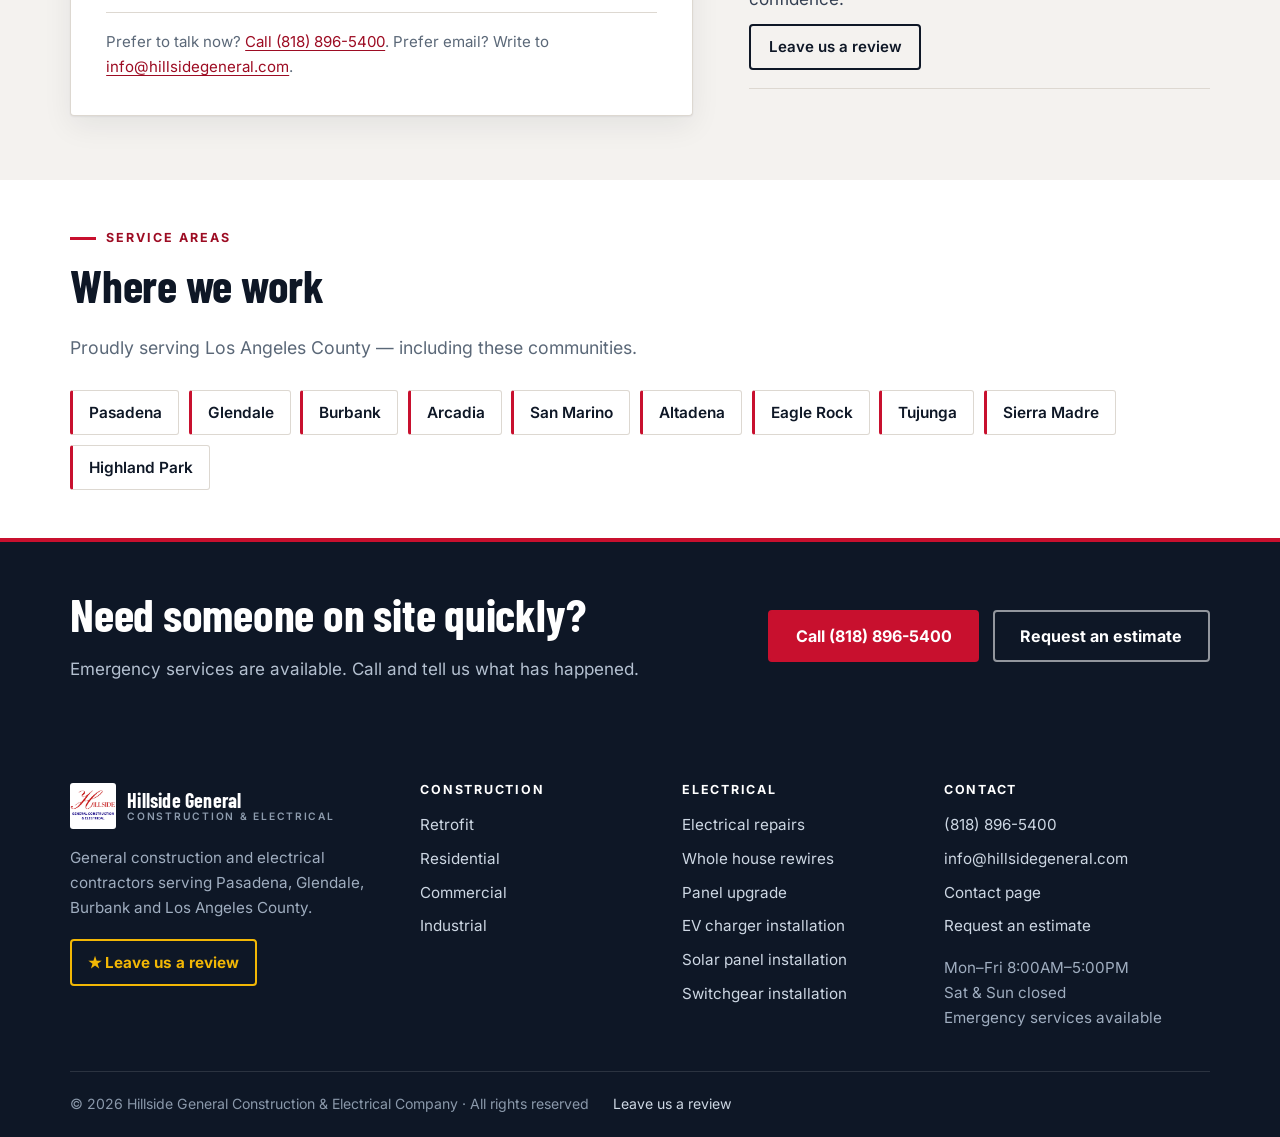
<file: contact.html>
<!DOCTYPE html>
<html lang="en">
<head>
<meta charset="utf-8">
<meta name="viewport" content="width=device-width, initial-scale=1">
<title>Contact Hillside General Construction &amp; Electrical | Pasadena, CA</title>
<meta name="description" content="Call (818) 896-5400 or send the form. Hillside General Construction &amp; Electrical Company answers questions about residential, commercial and industrial construction and electrical work across Los Angeles County.">
<meta name="theme-color" content="#0e1726">
<link rel="canonical" href="https://hillsidegeneral.com/contact.html">
<link rel="icon" href="favicon.svg" type="image/svg+xml">
<link rel="apple-touch-icon" href="images/07-hillside-general-logo-150x150-png.webp">

<meta property="og:type" content="website">
<meta property="og:site_name" content="Hillside General Construction &amp; Electrical Company">
<meta property="og:title" content="Contact Hillside General Construction &amp; Electrical | Pasadena, CA">
<meta property="og:description" content="Call (818) 896-5400 or request an estimate for construction and electrical work across Pasadena, Glendale, Burbank and Los Angeles County.">
<meta property="og:url" content="https://hillsidegeneral.com/contact.html">
<meta property="og:image" content="images/05-construction-33-1080x639-jpg.webp">
<meta name="twitter:card" content="summary_large_image">
<meta name="twitter:title" content="Contact Hillside General Construction &amp; Electrical">
<meta name="twitter:description" content="Call (818) 896-5400 or request an estimate for construction and electrical work in Los Angeles County.">
<meta name="twitter:image" content="images/05-construction-33-1080x639-jpg.webp">

<link rel="preload" href="assets/fonts/barlow-condensed-700.woff2" as="font" type="font/woff2" crossorigin>
<link rel="preload" href="assets/fonts/inter-400.woff2" as="font" type="font/woff2" crossorigin>
<link rel="stylesheet" href="assets/styles.css">
<noscript><style>
/* Without JS the menu button cannot open the nav — show the links inline instead. */
@media (max-width: 979px) {
  .nav-toggle { display: none; }
  .header-inner { flex-wrap: wrap; padding-bottom: .5rem; }
  .site-nav { display: block; width: 100%; }
}
</style></noscript>
</head>
<body>
<a class="skip" href="#main">Skip to main content</a>

<div class="utility">
  <div class="wrap">
    <span>
      <svg class="icon" viewBox="0 0 24 24" aria-hidden="true"><path d="M6.6 10.8a15.1 15.1 0 0 0 6.6 6.6l2.2-2.2c.3-.3.7-.4 1-.2 1.2.4 2.4.6 3.6.6.6 0 1 .4 1 1V20c0 .6-.4 1-1 1A17 17 0 0 1 3 4c0-.6.4-1 1-1h3.5c.6 0 1 .4 1 1 0 1.3.2 2.5.6 3.6.1.4 0 .8-.2 1l-2.3 2.2z"/></svg>
      <a href="tel:+18188965400">(818) 896-5400</a>
    </span>
    <span>
      <svg class="icon" viewBox="0 0 24 24" aria-hidden="true"><path d="M20 4H4a2 2 0 0 0-2 2v12a2 2 0 0 0 2 2h16a2 2 0 0 0 2-2V6a2 2 0 0 0-2-2zm0 4.2-8 4.8-8-4.8V6l8 4.8L20 6v2.2z"/></svg>
      <a href="mailto:info@hillsidegeneral.com">info@hillsidegeneral.com</a>
    </span>
    <span class="utility__hours">Mon–Fri 8:00AM–5:00PM · Emergency services available</span>
  </div>
</div>

<header class="site-header">
  <div class="wrap header-inner">
    <a class="brand" href="index.html">
      <img src="images/00-hillside-general-logo-png.webp" width="44" height="44" alt="Hillside General Construction &amp; Electrical Company logo">
      <span class="brand__text">
        <span class="brand__name">Hillside General</span>
        <span class="brand__sub">Construction &amp; Electrical</span>
      </span>
    </a>

    <button class="nav-toggle" type="button" aria-expanded="false" aria-controls="primary-nav">
      <span class="bars" aria-hidden="true"></span> Menu
    </button>

    <nav class="site-nav" id="primary-nav" aria-label="Primary">
      <ul>
        <li><a href="index.html">Home</a></li>
        <li><a href="retrofit.html">Retrofit</a></li>
        <li><a href="electrical.html">Electrical</a></li>
        <li><a href="contact.html" aria-current="page">Contact</a></li>
      </ul>
      <a class="btn btn--primary" href="tel:+18188965400">Call (818) 896-5400</a>
    </nav>

    <a class="btn btn--primary btn--sm header-cta" href="tel:+18188965400">
      <svg class="icon" viewBox="0 0 24 24" aria-hidden="true"><path d="M6.6 10.8a15.1 15.1 0 0 0 6.6 6.6l2.2-2.2c.3-.3.7-.4 1-.2 1.2.4 2.4.6 3.6.6.6 0 1 .4 1 1V20c0 .6-.4 1-1 1A17 17 0 0 1 3 4c0-.6.4-1 1-1h3.5c.6 0 1 .4 1 1 0 1.3.2 2.5.6 3.6.1.4 0 .8-.2 1l-2.3 2.2z"/></svg>
      Call (818) 896-5400
    </a>
  </div>
</header>

<nav class="crumb" aria-label="Breadcrumb">
  <div class="wrap">
    <ol>
      <li><a href="index.html">Home</a></li>
      <li>Contact</li>
    </ol>
  </div>
</nav>

<main id="main">

  <section class="page-hero">
    <div class="wrap">
      <p class="eyebrow">Contact us</p>
      <h1>Contact Hillside General</h1>
      <p class="lede">
        Call (818) 896-5400 or send the form below. We answer questions about residential, commercial
        and industrial construction and electrical work across Los Angeles County.
      </p>
      <div class="btn-row">
        <a class="btn btn--primary" href="tel:+18188965400">
          <svg class="icon" viewBox="0 0 24 24" aria-hidden="true"><path d="M6.6 10.8a15.1 15.1 0 0 0 6.6 6.6l2.2-2.2c.3-.3.7-.4 1-.2 1.2.4 2.4.6 3.6.6.6 0 1 .4 1 1V20c0 .6-.4 1-1 1A17 17 0 0 1 3 4c0-.6.4-1 1-1h3.5c.6 0 1 .4 1 1 0 1.3.2 2.5.6 3.6.1.4 0 .8-.2 1l-2.3 2.2z"/></svg>
          Call (818) 896-5400
        </a>
        <a class="btn btn--ghost-light" href="#estimate">Request an estimate</a>
      </div>
    </div>
  </section>

  <div class="trust">
    <div class="wrap">
      <ul>
        <li>
          <svg viewBox="0 0 24 24" aria-hidden="true"><path d="M12 2 3 6v6c0 5 3.8 9.4 9 10 5.2-.6 9-5 9-10V6l-9-4zm-1.2 14-3.5-3.5 1.4-1.4 2.1 2.1 5-5L17.2 10l-6.4 6z"/></svg>
          Residential, commercial &amp; industrial
        </li>
        <li>
          <svg viewBox="0 0 24 24" aria-hidden="true"><path d="M12 2a7 7 0 0 0-7 7c0 5.2 7 13 7 13s7-7.8 7-13a7 7 0 0 0-7-7zm0 9.5A2.5 2.5 0 1 1 12 6.5a2.5 2.5 0 0 1 0 5z"/></svg>
          10 Los Angeles County service areas
        </li>
        <li>
          <svg viewBox="0 0 24 24" aria-hidden="true"><path d="M12 2a10 10 0 1 0 0 20 10 10 0 0 0 0-20zm1 10.6V6h-2v7.4l5.2 3.1 1-1.7-4.2-2.2z"/></svg>
          Mon–Fri 8:00AM–5:00PM
        </li>
        <li>
          <svg viewBox="0 0 24 24" aria-hidden="true"><path d="M13 2 4 14h6l-1 8 9-12h-6l1-8z"/></svg>
          Emergency services available
        </li>
      </ul>
    </div>
  </div>

  <!-- ===================== FORM + CONTACT ===================== -->
  <section class="section form-section" id="estimate" aria-labelledby="est-h">
    <div class="wrap">
      <div class="form-grid">
        <div>
          <p class="eyebrow">Request information</p>
          <h2 id="est-h">Request an estimate</h2>
          <p class="lede">
            We know that initiating a project can be daunting. Tell us what you need and we will answer
            your questions, guide you through each step, and customize a solution that aligns with your
            specific needs and budget.
          </p>

          <form class="form-card" data-leadr method="POST"
                action="https://vision.leadrai.com/api/forms/00d944904c7818c60c4952d3ed0f7caa">
            <p class="form-status" aria-live="polite"></p>

            <input type="hidden" name="_form" value="Contact">
            <input type="hidden" name="_page" value="">
            <input type="text" name="_gotcha" tabindex="-1" autocomplete="off" style="display:none" aria-hidden="true">

            <div class="field-row">
              <div class="field">
                <label for="f-name">Name</label>
                <input id="f-name" type="text" name="name" autocomplete="name" required>
              </div>
              <div class="field">
                <label for="f-phone">Phone</label>
                <input id="f-phone" type="tel" name="phone" autocomplete="tel" required>
              </div>
            </div>

            <div class="field">
              <label for="f-email">Email address</label>
              <input id="f-email" type="email" name="email" autocomplete="email" required>
            </div>

            <div class="field">
              <label for="f-address">Project address <span class="opt">(optional)</span></label>
              <input id="f-address" type="text" name="Project address" autocomplete="street-address">
            </div>

            <div class="field">
              <label for="f-service">Service needed</label>
              <select id="f-service" name="Service needed">
                <option>Not sure yet — please advise</option>
                <option>Home remodeling and renovation</option>
                <option>Home additions</option>
                <option>ADU construction</option>
                <option>Kitchen remodeling</option>
                <option>Bathroom remodeling</option>
                <option>Cabinetry</option>
                <option>Balcony construction</option>
                <option>Balcony inspections &amp; repairs</option>
                <option>Fire rebuild</option>
                <option>Hardscape</option>
                <option>Retrofit services</option>
                <option>Electrical services</option>
                <option>EV charger installation</option>
                <option>Commercial construction</option>
                <option>Industrial construction</option>
              </select>
            </div>

            <div class="field">
              <label for="f-message">Message</label>
              <textarea id="f-message" name="Message" rows="5"></textarea>
            </div>

            <button class="btn btn--primary" type="submit">Send request</button>

            <p class="form-foot">
              Prefer to talk now? <a href="tel:+18188965400">Call (818) 896-5400</a>.
              Prefer email? Write to <a href="mailto:info@hillsidegeneral.com">info@hillsidegeneral.com</a>.
            </p>
          </form>
        </div>

        <div id="contact">
          <p class="eyebrow">Contact us</p>
          <h2>Hillside General Construction &amp; Electrical Company, Pasadena CA</h2>
          <ul class="details">
            <li>
              <h3>Phone</h3>
              <p><a class="big" href="tel:+18188965400">(818) 896-5400</a></p>
            </li>
            <li>
              <h3>Email</h3>
              <p><a href="mailto:info@hillsidegeneral.com">info@hillsidegeneral.com</a></p>
            </li>
            <li>
              <h3>Location</h3>
              <p>Pasadena, CA</p>
            </li>
            <li>
              <h3>Business hours</h3>
              <ul class="hours">
                <li><span>Mon–Fri</span><span>8:00AM – 5:00PM</span></li>
                <li><span>Saturday</span><span>Closed</span></li>
                <li><span>Sunday</span><span>Closed</span></li>
              </ul>
              <p class="hours"><span class="note">Emergency services available</span></p>
            </li>
            <li>
              <h3>Service areas</h3>
              <p>Pasadena, Glendale, Burbank, Arcadia, San Marino, Altadena, Eagle Rock, Tujunga, Sierra Madre, Highland Park and the rest of Los Angeles County.</p>
            </li>
            <li>
              <h3>Reviews</h3>
              <p>Worked with us before? Reviews from neighbours help other Los Angeles County property owners choose with confidence.</p>
              <p style="margin-top:.7rem"><a class="btn btn--ghost btn--sm" href="/review">Leave us a review</a></p>
            </li>
          </ul>
        </div>
      </div>
    </div>
  </section>

  <!-- ===================== SERVICE AREAS ===================== -->
  <section class="section section--tight" id="areas" aria-labelledby="areas-h">
    <div class="wrap">
      <p class="eyebrow">Service areas</p>
      <h2 id="areas-h">Where we work</h2>
      <p class="lede">Proudly serving Los Angeles County — including these communities.</p>
      <ul class="areas">
        <li>Pasadena</li>
        <li>Glendale</li>
        <li>Burbank</li>
        <li>Arcadia</li>
        <li>San Marino</li>
        <li>Altadena</li>
        <li>Eagle Rock</li>
        <li>Tujunga</li>
        <li>Sierra Madre</li>
        <li>Highland Park</li>
      </ul>
    </div>
  </section>

  <section class="ctaband ctaband--dark" aria-labelledby="cta-h">
    <div class="wrap ctaband__inner">
      <div>
        <h2 id="cta-h">Need someone on site quickly?</h2>
        <p>Emergency services are available. Call and tell us what has happened.</p>
      </div>
      <div class="btn-row">
        <a class="btn btn--primary" href="tel:+18188965400">Call (818) 896-5400</a>
        <a class="btn btn--ghost-light" href="#estimate">Request an estimate</a>
      </div>
    </div>
  </section>

</main>

<footer class="site-footer">
  <div class="wrap">
    <div class="footer-grid">
      <div>
        <a class="footer-brand" href="index.html">
          <img src="images/00-hillside-general-logo-png.webp" width="46" height="46" loading="lazy"
               alt="Hillside General Construction &amp; Electrical Company logo">
          <span class="brand__text">
            <span class="brand__name">Hillside General</span>
            <span class="brand__sub">Construction &amp; Electrical</span>
          </span>
        </a>
        <p class="footer-blurb">General construction and electrical contractors serving Pasadena, Glendale, Burbank and Los Angeles County.</p>
        <a class="review-link" href="/review">★ Leave us a review</a>
      </div>

      <div>
        <h3>Construction</h3>
        <ul>
          <li><a href="retrofit.html">Retrofit</a></li>
          <li><a href="index.html#residential">Residential</a></li>
          <li><a href="index.html#commercial">Commercial</a></li>
          <li><a href="index.html#industrial">Industrial</a></li>
        </ul>
      </div>

      <div>
        <h3>Electrical</h3>
        <ul>
          <li><a href="electrical.html#repairs">Electrical repairs</a></li>
          <li><a href="electrical.html#rewires">Whole house rewires</a></li>
          <li><a href="electrical.html#panel">Panel upgrade</a></li>
          <li><a href="electrical.html#ev-charger">EV charger installation</a></li>
          <li><a href="electrical.html#solar">Solar panel installation</a></li>
          <li><a href="electrical.html#switchgear">Switchgear installation</a></li>
        </ul>
      </div>

      <div>
        <h3>Contact</h3>
        <ul>
          <li><a href="tel:+18188965400">(818) 896-5400</a></li>
          <li><a href="mailto:info@hillsidegeneral.com">info@hillsidegeneral.com</a></li>
          <li><a href="contact.html">Contact page</a></li>
          <li><a href="#estimate">Request an estimate</a></li>
        </ul>
        <p style="margin-top:1rem">
          Mon–Fri 8:00AM–5:00PM<br>
          Sat &amp; Sun closed<br>
          Emergency services available
        </p>
      </div>
    </div>

    <div class="footer-bottom">
      <p>© <span data-year>2026</span> Hillside General Construction &amp; Electrical Company · All rights reserved</p>
      <p><a href="/review">Leave us a review</a></p>
    </div>
  </div>
</footer>

<nav class="actionbar" aria-label="Quick actions">
  <a class="actionbar__call" href="tel:+18188965400">
    <svg class="icon" viewBox="0 0 24 24" aria-hidden="true"><path d="M6.6 10.8a15.1 15.1 0 0 0 6.6 6.6l2.2-2.2c.3-.3.7-.4 1-.2 1.2.4 2.4.6 3.6.6.6 0 1 .4 1 1V20c0 .6-.4 1-1 1A17 17 0 0 1 3 4c0-.6.4-1 1-1h3.5c.6 0 1 .4 1 1 0 1.3.2 2.5.6 3.6.1.4 0 .8-.2 1l-2.3 2.2z"/></svg>
    Call (818) 896-5400
  </a>
  <a href="#estimate">Get an estimate</a>
</nav>

<script src="assets/main.js" defer></script>
<script defer src="https://static.cloudflareinsights.com/beacon.min.js" data-cf-beacon='{"token": "0a932598fc5b4cc9baf156d875620bd1"}'></script>
<script defer data-lv-track src="https://vision.leadrai.com/api/forms/00d944904c7818c60c4952d3ed0f7caa/t.js"></script>
</body>
</html>
</file>
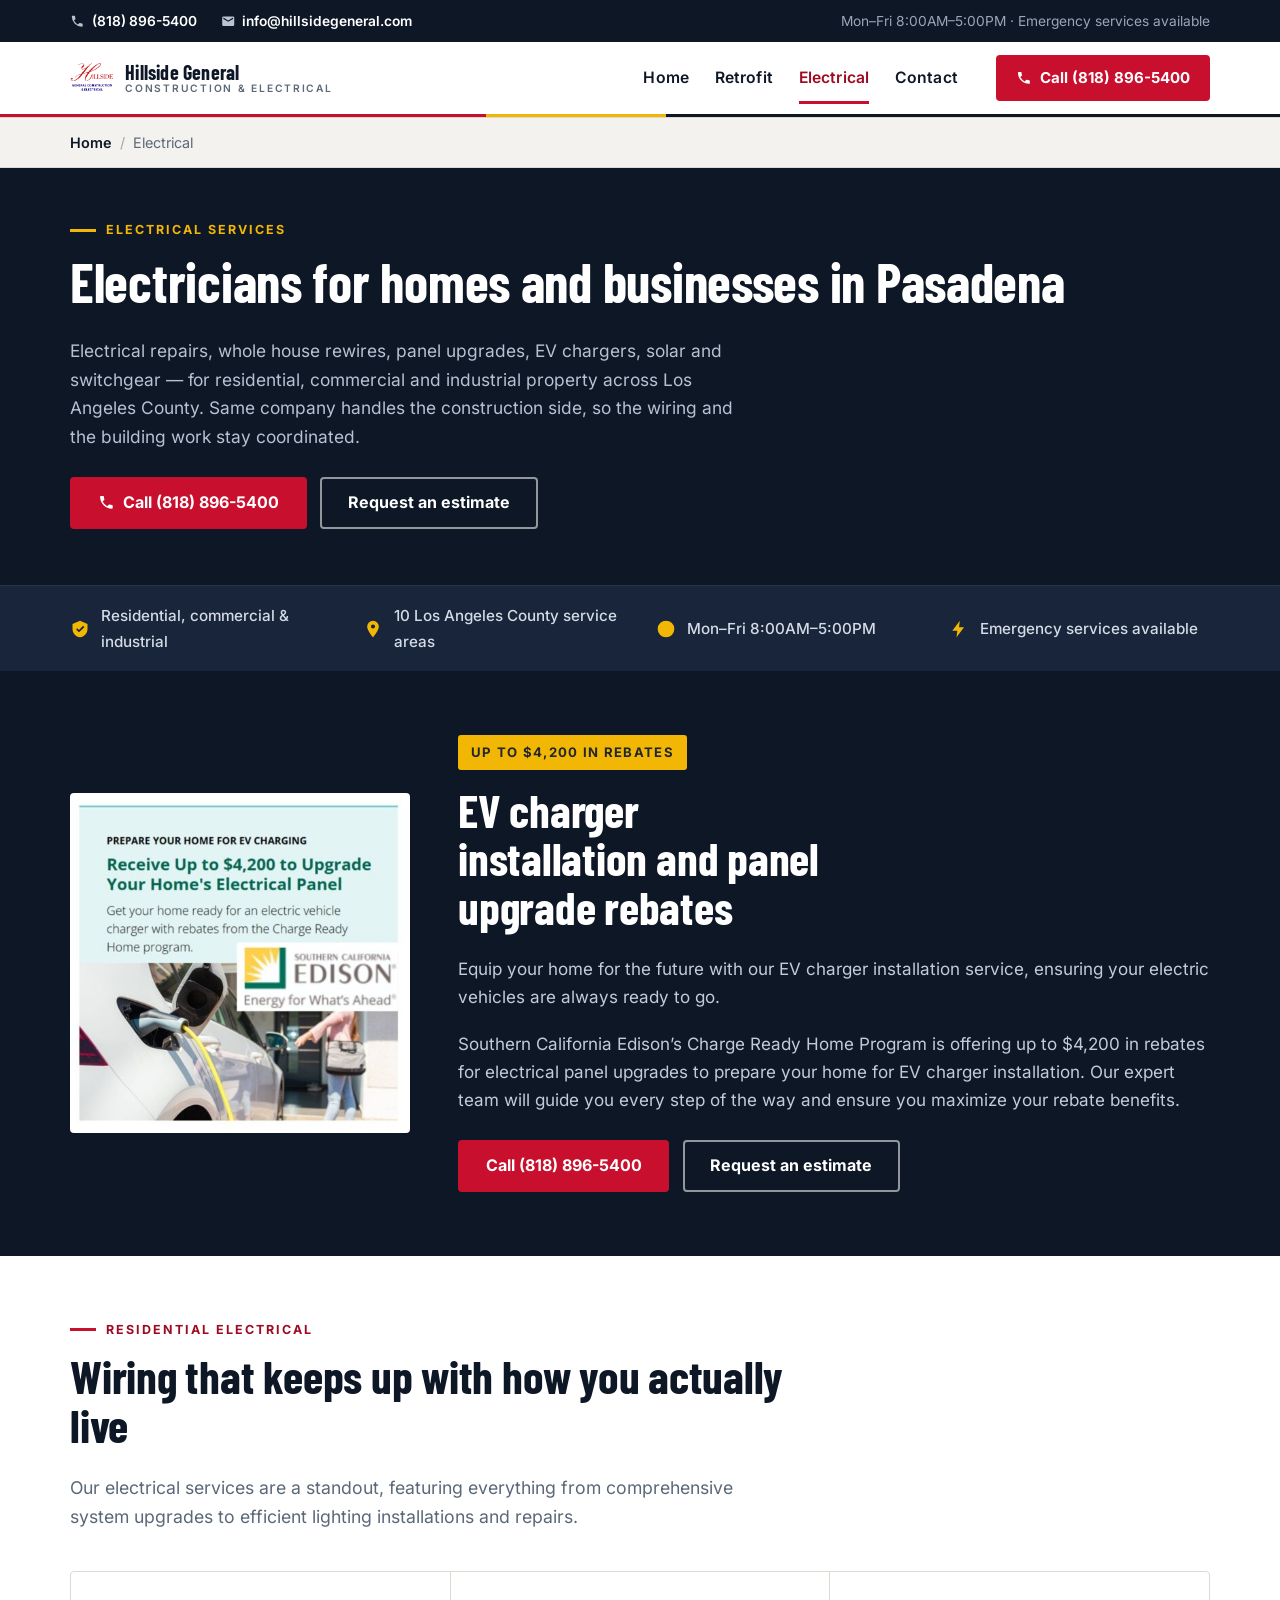
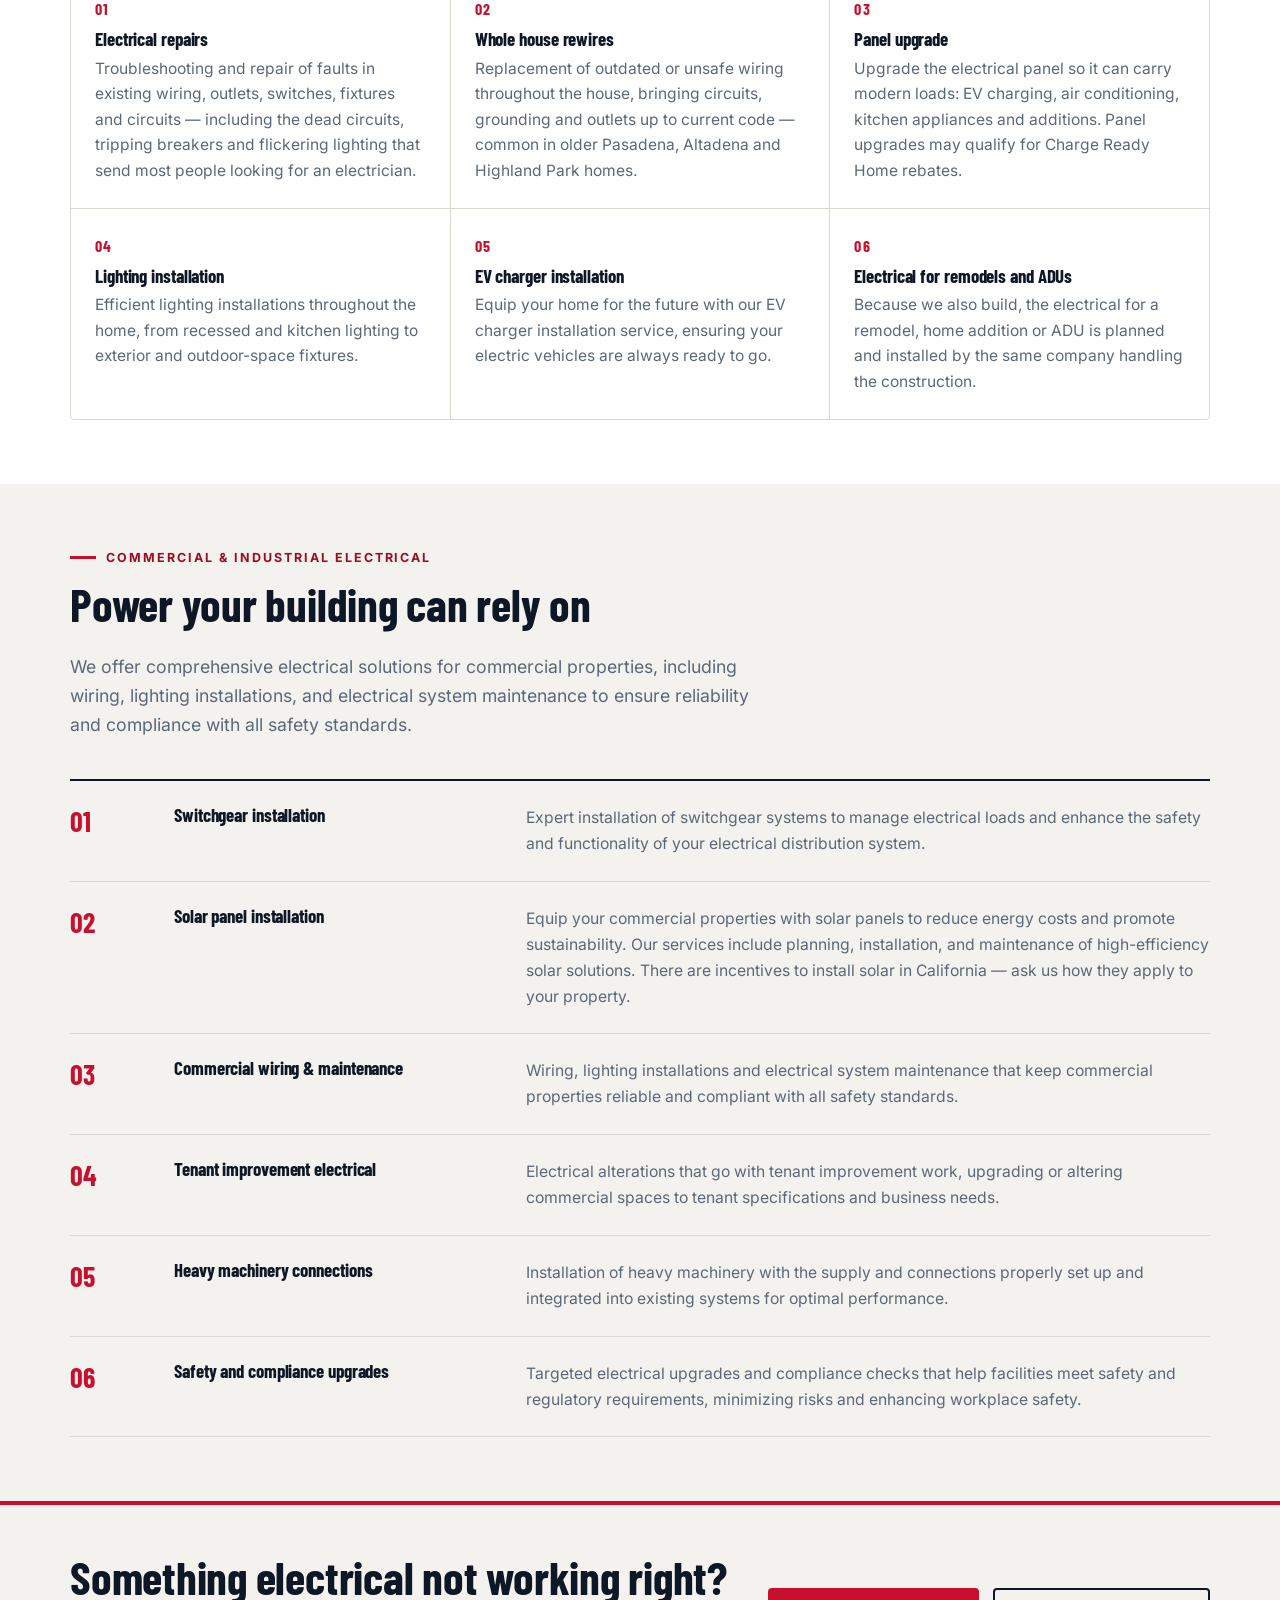
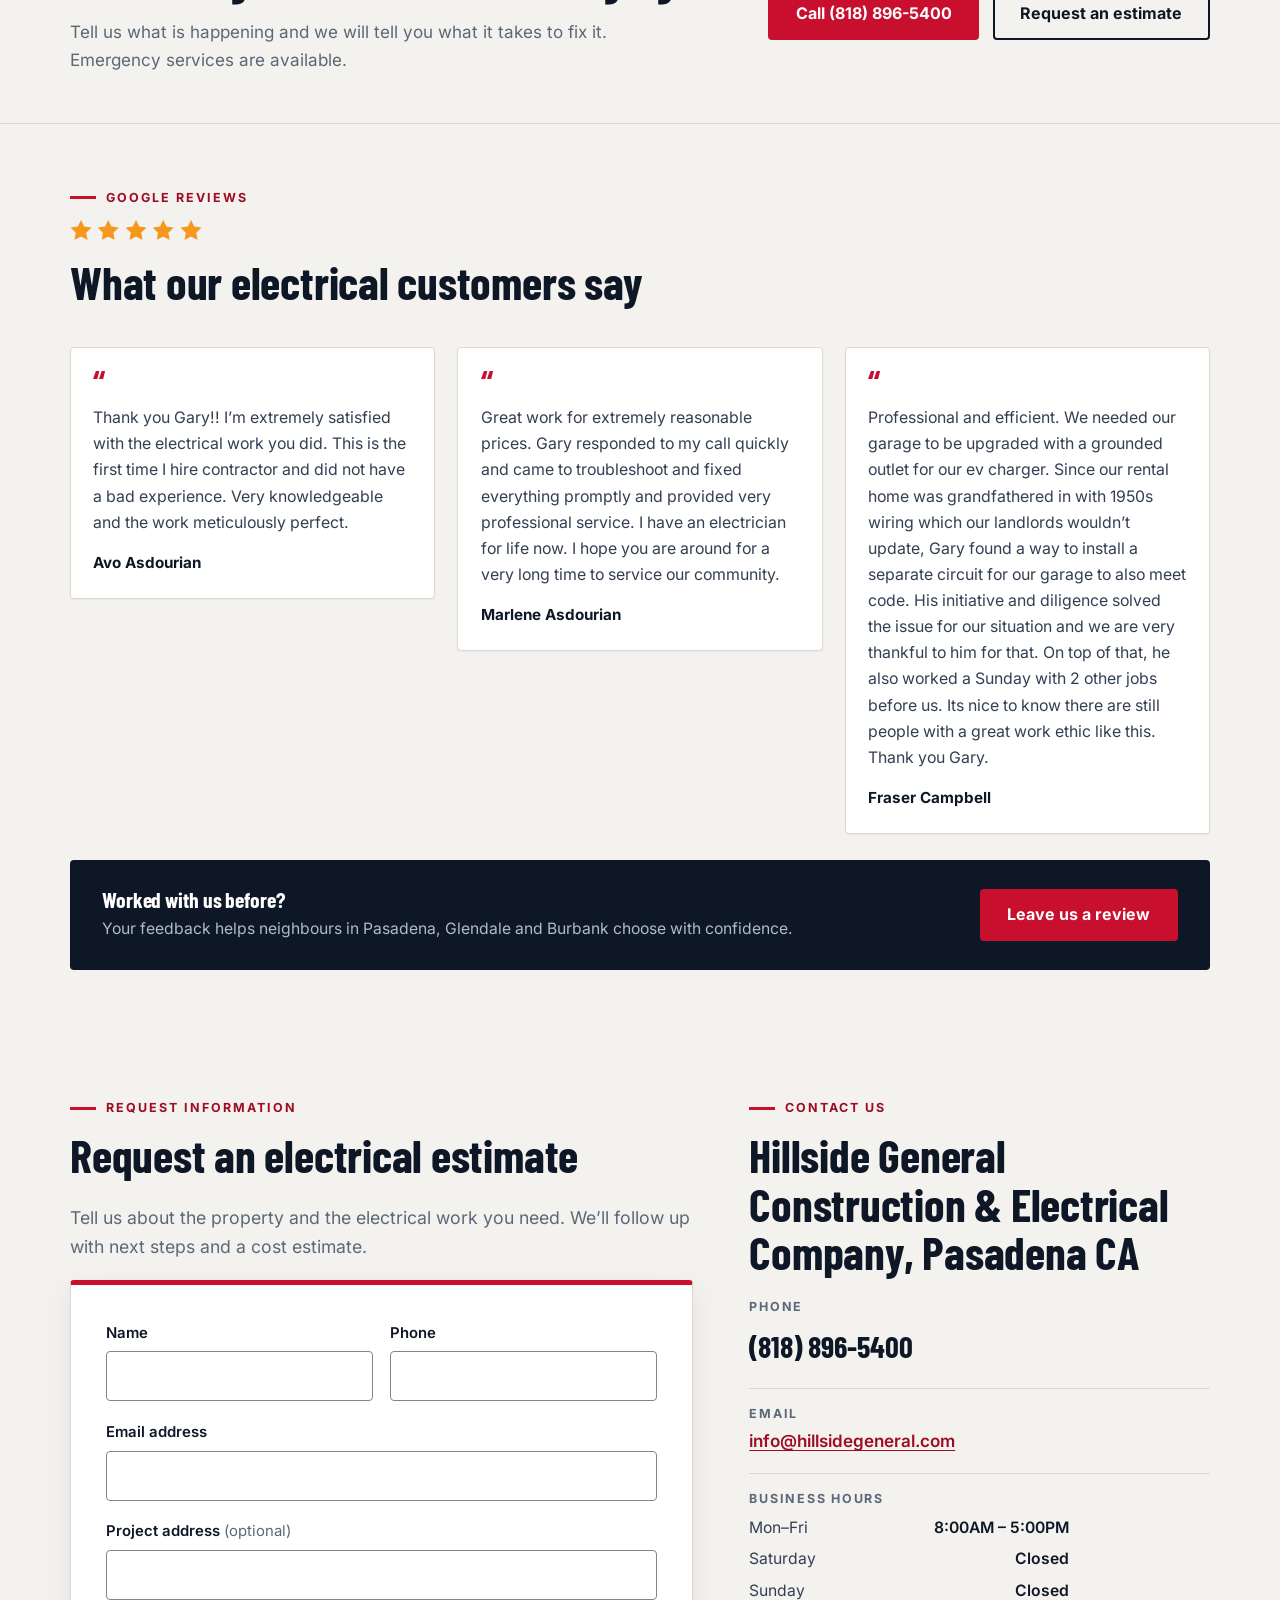
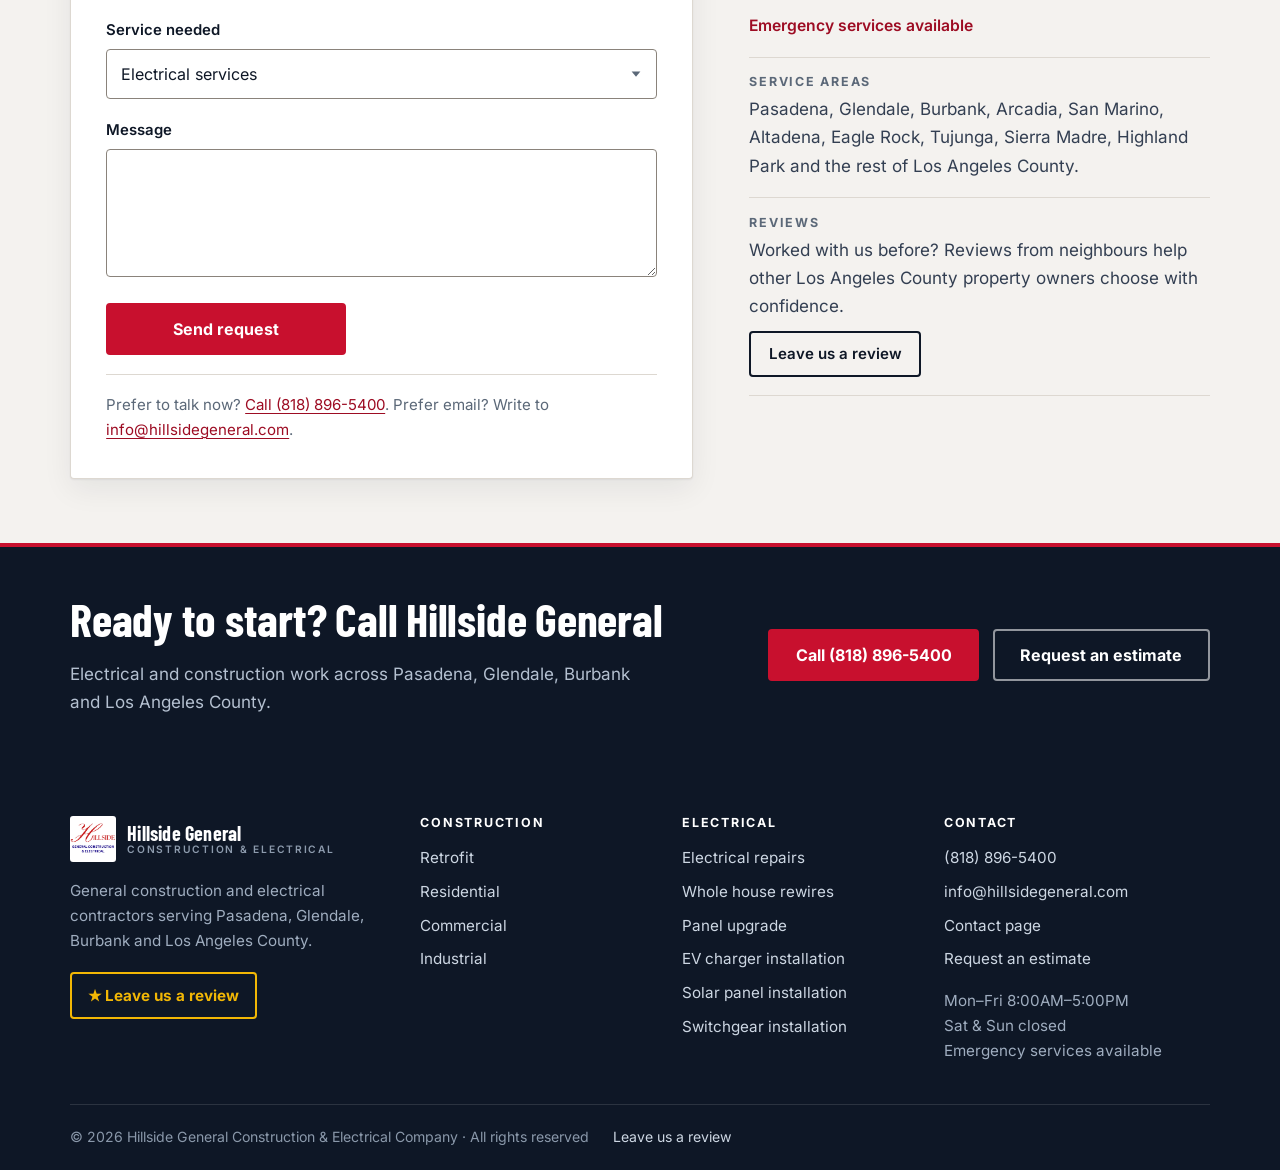
<file: electrical.html>
<!DOCTYPE html>
<html lang="en">
<head>
<meta charset="utf-8">
<meta name="viewport" content="width=device-width, initial-scale=1">
<title>Electrical Services in Pasadena, CA | Hillside General Construction &amp; Electrical</title>
<meta name="description" content="Residential and commercial electricians in Pasadena, CA: electrical repairs, whole house rewires, panel upgrades, EV charger installation, solar panel installation and switchgear installation across Los Angeles County. Call (818) 896-5400.">
<meta name="theme-color" content="#0e1726">
<link rel="canonical" href="https://hillsidegeneral.com/electrical.html">
<link rel="icon" href="favicon.svg" type="image/svg+xml">
<link rel="apple-touch-icon" href="images/07-hillside-general-logo-150x150-png.webp">

<meta property="og:type" content="website">
<meta property="og:site_name" content="Hillside General Construction &amp; Electrical Company">
<meta property="og:title" content="Electrical Services in Pasadena, CA | Hillside General">
<meta property="og:description" content="Electrical repairs, whole house rewires, panel upgrades, EV chargers, solar and switchgear for homes and businesses across Los Angeles County.">
<meta property="og:url" content="https://hillsidegeneral.com/electrical.html">
<meta property="og:image" content="images/05-construction-33-1080x639-jpg.webp">
<meta name="twitter:card" content="summary_large_image">
<meta name="twitter:title" content="Electrical Services in Pasadena, CA | Hillside General">
<meta name="twitter:description" content="Residential and commercial electrical work across Pasadena, Glendale, Burbank and Los Angeles County.">
<meta name="twitter:image" content="images/05-construction-33-1080x639-jpg.webp">

<link rel="preload" href="assets/fonts/barlow-condensed-700.woff2" as="font" type="font/woff2" crossorigin>
<link rel="preload" href="assets/fonts/inter-400.woff2" as="font" type="font/woff2" crossorigin>
<link rel="stylesheet" href="assets/styles.css">
<noscript><style>
/* Without JS the menu button cannot open the nav — show the links inline instead. */
@media (max-width: 979px) {
  .nav-toggle { display: none; }
  .header-inner { flex-wrap: wrap; padding-bottom: .5rem; }
  .site-nav { display: block; width: 100%; }
}
</style></noscript>
</head>
<body>
<a class="skip" href="#main">Skip to main content</a>

<div class="utility">
  <div class="wrap">
    <span>
      <svg class="icon" viewBox="0 0 24 24" aria-hidden="true"><path d="M6.6 10.8a15.1 15.1 0 0 0 6.6 6.6l2.2-2.2c.3-.3.7-.4 1-.2 1.2.4 2.4.6 3.6.6.6 0 1 .4 1 1V20c0 .6-.4 1-1 1A17 17 0 0 1 3 4c0-.6.4-1 1-1h3.5c.6 0 1 .4 1 1 0 1.3.2 2.5.6 3.6.1.4 0 .8-.2 1l-2.3 2.2z"/></svg>
      <a href="tel:+18188965400">(818) 896-5400</a>
    </span>
    <span>
      <svg class="icon" viewBox="0 0 24 24" aria-hidden="true"><path d="M20 4H4a2 2 0 0 0-2 2v12a2 2 0 0 0 2 2h16a2 2 0 0 0 2-2V6a2 2 0 0 0-2-2zm0 4.2-8 4.8-8-4.8V6l8 4.8L20 6v2.2z"/></svg>
      <a href="mailto:info@hillsidegeneral.com">info@hillsidegeneral.com</a>
    </span>
    <span class="utility__hours">Mon–Fri 8:00AM–5:00PM · Emergency services available</span>
  </div>
</div>

<header class="site-header">
  <div class="wrap header-inner">
    <a class="brand" href="index.html">
      <img src="images/00-hillside-general-logo-png.webp" width="44" height="44" alt="Hillside General Construction &amp; Electrical Company logo">
      <span class="brand__text">
        <span class="brand__name">Hillside General</span>
        <span class="brand__sub">Construction &amp; Electrical</span>
      </span>
    </a>

    <button class="nav-toggle" type="button" aria-expanded="false" aria-controls="primary-nav">
      <span class="bars" aria-hidden="true"></span> Menu
    </button>

    <nav class="site-nav" id="primary-nav" aria-label="Primary">
      <ul>
        <li><a href="index.html">Home</a></li>
        <li><a href="retrofit.html">Retrofit</a></li>
        <li><a href="electrical.html" aria-current="page">Electrical</a></li>
        <li><a href="contact.html">Contact</a></li>
      </ul>
      <a class="btn btn--primary" href="tel:+18188965400">Call (818) 896-5400</a>
    </nav>

    <a class="btn btn--primary btn--sm header-cta" href="tel:+18188965400">
      <svg class="icon" viewBox="0 0 24 24" aria-hidden="true"><path d="M6.6 10.8a15.1 15.1 0 0 0 6.6 6.6l2.2-2.2c.3-.3.7-.4 1-.2 1.2.4 2.4.6 3.6.6.6 0 1 .4 1 1V20c0 .6-.4 1-1 1A17 17 0 0 1 3 4c0-.6.4-1 1-1h3.5c.6 0 1 .4 1 1 0 1.3.2 2.5.6 3.6.1.4 0 .8-.2 1l-2.3 2.2z"/></svg>
      Call (818) 896-5400
    </a>
  </div>
</header>

<nav class="crumb" aria-label="Breadcrumb">
  <div class="wrap">
    <ol>
      <li><a href="index.html">Home</a></li>
      <li>Electrical</li>
    </ol>
  </div>
</nav>

<main id="main">

  <section class="page-hero">
    <div class="wrap">
      <p class="eyebrow">Electrical services</p>
      <h1>Electricians for homes and businesses in Pasadena</h1>
      <p class="lede">
        Electrical repairs, whole house rewires, panel upgrades, EV chargers, solar and switchgear —
        for residential, commercial and industrial property across Los Angeles County. Same company
        handles the construction side, so the wiring and the building work stay coordinated.
      </p>
      <div class="btn-row">
        <a class="btn btn--primary" href="tel:+18188965400">
          <svg class="icon" viewBox="0 0 24 24" aria-hidden="true"><path d="M6.6 10.8a15.1 15.1 0 0 0 6.6 6.6l2.2-2.2c.3-.3.7-.4 1-.2 1.2.4 2.4.6 3.6.6.6 0 1 .4 1 1V20c0 .6-.4 1-1 1A17 17 0 0 1 3 4c0-.6.4-1 1-1h3.5c.6 0 1 .4 1 1 0 1.3.2 2.5.6 3.6.1.4 0 .8-.2 1l-2.3 2.2z"/></svg>
          Call (818) 896-5400
        </a>
        <a class="btn btn--ghost-light" href="#estimate">Request an estimate</a>
      </div>
    </div>
  </section>

  <div class="trust">
    <div class="wrap">
      <ul>
        <li>
          <svg viewBox="0 0 24 24" aria-hidden="true"><path d="M12 2 3 6v6c0 5 3.8 9.4 9 10 5.2-.6 9-5 9-10V6l-9-4zm-1.2 14-3.5-3.5 1.4-1.4 2.1 2.1 5-5L17.2 10l-6.4 6z"/></svg>
          Residential, commercial &amp; industrial
        </li>
        <li>
          <svg viewBox="0 0 24 24" aria-hidden="true"><path d="M12 2a7 7 0 0 0-7 7c0 5.2 7 13 7 13s7-7.8 7-13a7 7 0 0 0-7-7zm0 9.5A2.5 2.5 0 1 1 12 6.5a2.5 2.5 0 0 1 0 5z"/></svg>
          10 Los Angeles County service areas
        </li>
        <li>
          <svg viewBox="0 0 24 24" aria-hidden="true"><path d="M12 2a10 10 0 1 0 0 20 10 10 0 0 0 0-20zm1 10.6V6h-2v7.4l5.2 3.1 1-1.7-4.2-2.2z"/></svg>
          Mon–Fri 8:00AM–5:00PM
        </li>
        <li>
          <svg viewBox="0 0 24 24" aria-hidden="true"><path d="M13 2 4 14h6l-1 8 9-12h-6l1-8z"/></svg>
          Emergency services available
        </li>
      </ul>
    </div>
  </div>

  <!-- ===================== REBATE ===================== -->
  <section class="section rebate" id="ev-charger" aria-labelledby="rebate-h">
    <div class="wrap">
      <div class="rebate__grid">
        <div>
          <img src="images/06-untitled-design-2-e1731180343894.jpg" width="500" height="500" loading="lazy" decoding="async"
               alt="Southern California Edison Charge Ready Home promotion for electrical panel upgrade rebates">
        </div>
        <div>
          <p class="rebate__badge">Up to $4,200 in rebates</p>
          <h2 id="rebate-h">EV charger installation and panel upgrade rebates</h2>
          <p>
            Equip your home for the future with our EV charger installation service, ensuring your
            electric vehicles are always ready to go.
          </p>
          <p>
            Southern California Edison’s Charge Ready Home Program is offering up to $4,200 in rebates for
            electrical panel upgrades to prepare your home for EV charger installation. Our expert team
            will guide you every step of the way and ensure you maximize your rebate benefits.
          </p>
          <div class="btn-row">
            <a class="btn btn--primary" href="tel:+18188965400">Call (818) 896-5400</a>
            <a class="btn btn--ghost-light" href="#estimate">Request an estimate</a>
          </div>
        </div>
      </div>
    </div>
  </section>

  <!-- ===================== RESIDENTIAL ELECTRICAL ===================== -->
  <section class="section" id="residential-electrical" aria-labelledby="res-h">
    <div class="wrap">
      <div class="section-head">
        <p class="eyebrow">Residential electrical</p>
        <h2 id="res-h">Wiring that keeps up with how you actually live</h2>
        <p class="lede">
          Our electrical services are a standout, featuring everything from comprehensive system
          upgrades to efficient lighting installations and repairs.
        </p>
      </div>

      <ol class="numlist">
        <li id="repairs">
          <span class="numlist__num">01</span>
          <h4>Electrical repairs</h4>
          <p>Troubleshooting and repair of faults in existing wiring, outlets, switches, fixtures and circuits — including the dead circuits, tripping breakers and flickering lighting that send most people looking for an electrician.</p>
        </li>
        <li id="rewires">
          <span class="numlist__num">02</span>
          <h4>Whole house rewires</h4>
          <p>Replacement of outdated or unsafe wiring throughout the house, bringing circuits, grounding and outlets up to current code — common in older Pasadena, Altadena and Highland Park homes.</p>
        </li>
        <li id="panel">
          <span class="numlist__num">03</span>
          <h4>Panel upgrade</h4>
          <p>Upgrade the electrical panel so it can carry modern loads: EV charging, air conditioning, kitchen appliances and additions. Panel upgrades may qualify for Charge Ready Home rebates.</p>
        </li>
        <li>
          <span class="numlist__num">04</span>
          <h4>Lighting installation</h4>
          <p>Efficient lighting installations throughout the home, from recessed and kitchen lighting to exterior and outdoor-space fixtures.</p>
        </li>
        <li>
          <span class="numlist__num">05</span>
          <h4>EV charger installation</h4>
          <p>Equip your home for the future with our EV charger installation service, ensuring your electric vehicles are always ready to go.</p>
        </li>
        <li>
          <span class="numlist__num">06</span>
          <h4>Electrical for remodels and ADUs</h4>
          <p>Because we also build, the electrical for a remodel, home addition or ADU is planned and installed by the same company handling the construction.</p>
        </li>
      </ol>
    </div>
  </section>

  <!-- ===================== COMMERCIAL ELECTRICAL ===================== -->
  <section class="section section--concrete" id="commercial-electrical" aria-labelledby="com-h">
    <div class="wrap">
      <div class="section-head">
        <p class="eyebrow">Commercial &amp; industrial electrical</p>
        <h2 id="com-h">Power your building can rely on</h2>
        <p class="lede">
          We offer comprehensive electrical solutions for commercial properties, including wiring,
          lighting installations, and electrical system maintenance to ensure reliability and
          compliance with all safety standards.
        </p>
      </div>

      <ol class="rowlist">
        <li id="switchgear">
          <span class="rowlist__num">01</span>
          <h4>Switchgear installation</h4>
          <p>Expert installation of switchgear systems to manage electrical loads and enhance the safety and functionality of your electrical distribution system.</p>
        </li>
        <li id="solar">
          <span class="rowlist__num">02</span>
          <h4>Solar panel installation</h4>
          <p>Equip your commercial properties with solar panels to reduce energy costs and promote sustainability. Our services include planning, installation, and maintenance of high-efficiency solar solutions. There are incentives to install solar in California — ask us how they apply to your property.</p>
        </li>
        <li>
          <span class="rowlist__num">03</span>
          <h4>Commercial wiring &amp; maintenance</h4>
          <p>Wiring, lighting installations and electrical system maintenance that keep commercial properties reliable and compliant with all safety standards.</p>
        </li>
        <li>
          <span class="rowlist__num">04</span>
          <h4>Tenant improvement electrical</h4>
          <p>Electrical alterations that go with tenant improvement work, upgrading or altering commercial spaces to tenant specifications and business needs.</p>
        </li>
        <li>
          <span class="rowlist__num">05</span>
          <h4>Heavy machinery connections</h4>
          <p>Installation of heavy machinery with the supply and connections properly set up and integrated into existing systems for optimal performance.</p>
        </li>
        <li>
          <span class="rowlist__num">06</span>
          <h4>Safety and compliance upgrades</h4>
          <p>Targeted electrical upgrades and compliance checks that help facilities meet safety and regulatory requirements, minimizing risks and enhancing workplace safety.</p>
        </li>
      </ol>
    </div>
  </section>

  <!-- ===================== CTA ===================== -->
  <section class="ctaband" aria-labelledby="cta-h">
    <div class="wrap ctaband__inner">
      <div>
        <h2 id="cta-h">Something electrical not working right?</h2>
        <p>Tell us what is happening and we will tell you what it takes to fix it. Emergency services are available.</p>
      </div>
      <div class="btn-row">
        <a class="btn btn--primary" href="tel:+18188965400">Call (818) 896-5400</a>
        <a class="btn btn--ghost" href="#estimate">Request an estimate</a>
      </div>
    </div>
  </section>

  <!-- ===================== TESTIMONIALS ===================== -->
  <section class="section section--concrete" id="reviews" aria-labelledby="rev-h">
    <div class="wrap">
      <div class="section-head">
        <p class="eyebrow">Google reviews</p>
        <img class="stars" src="images/09-stars-5-png.webp" width="204" height="34" loading="lazy" decoding="async"
             alt="Five star rating graphic">
        <h2 id="rev-h">What our electrical customers say</h2>
      </div>

      <div class="quotes">
        <figure class="quote">
          <span class="quote__mark" aria-hidden="true">“</span>
          <blockquote><p>Thank you Gary!! I’m extremely satisfied with the electrical work you did. This is the first time I hire contractor and did not have a bad experience. Very knowledgeable and the work meticulously perfect.</p></blockquote>
          <figcaption><cite>Avo Asdourian</cite></figcaption>
        </figure>

        <figure class="quote">
          <span class="quote__mark" aria-hidden="true">“</span>
          <blockquote><p>Great work for extremely reasonable prices. Gary responded to my call quickly and came to troubleshoot and fixed everything promptly and provided very professional service. I have an electrician for life now. I hope you are around for a very long time to service our community.</p></blockquote>
          <figcaption><cite>Marlene Asdourian</cite></figcaption>
        </figure>

        <figure class="quote">
          <span class="quote__mark" aria-hidden="true">“</span>
          <blockquote><p>Professional and efficient. We needed our garage to be upgraded with a grounded outlet for our ev charger. Since our rental home was grandfathered in with 1950s wiring which our landlords wouldn’t update, Gary found a way to install a separate circuit for our garage to also meet code. His initiative and diligence solved the issue for our situation and we are very thankful to him for that. On top of that, he also worked a Sunday with 2 other jobs before us. Its nice to know there are still people with a great work ethic like this. Thank you Gary.</p></blockquote>
          <figcaption><cite>Fraser Campbell</cite></figcaption>
        </figure>
      </div>

      <div class="review-prompt">
        <div>
          <h3>Worked with us before?</h3>
          <p>Your feedback helps neighbours in Pasadena, Glendale and Burbank choose with confidence.</p>
        </div>
        <a class="btn btn--primary" href="/review">Leave us a review</a>
      </div>
    </div>
  </section>

  <!-- ===================== FORM + CONTACT ===================== -->
  <section class="section form-section" id="estimate" aria-labelledby="est-h">
    <div class="wrap">
      <div class="form-grid">
        <div>
          <p class="eyebrow">Request information</p>
          <h2 id="est-h">Request an electrical estimate</h2>
          <p class="lede">Tell us about the property and the electrical work you need. We’ll follow up with next steps and a cost estimate.</p>

          <form class="form-card" data-leadr method="POST"
                action="https://vision.leadrai.com/api/forms/00d944904c7818c60c4952d3ed0f7caa">
            <p class="form-status" aria-live="polite"></p>

            <input type="hidden" name="_form" value="Electrical estimate">
            <input type="hidden" name="_page" value="">
            <input type="text" name="_gotcha" tabindex="-1" autocomplete="off" style="display:none" aria-hidden="true">

            <div class="field-row">
              <div class="field">
                <label for="f-name">Name</label>
                <input id="f-name" type="text" name="name" autocomplete="name" required>
              </div>
              <div class="field">
                <label for="f-phone">Phone</label>
                <input id="f-phone" type="tel" name="phone" autocomplete="tel" required>
              </div>
            </div>

            <div class="field">
              <label for="f-email">Email address</label>
              <input id="f-email" type="email" name="email" autocomplete="email" required>
            </div>

            <div class="field">
              <label for="f-address">Project address <span class="opt">(optional)</span></label>
              <input id="f-address" type="text" name="Project address" autocomplete="street-address">
            </div>

            <div class="field">
              <label for="f-service">Service needed</label>
              <select id="f-service" name="Service needed">
                <option>Electrical services</option>
                <option>Electrical repairs</option>
                <option>Whole house rewire</option>
                <option>Panel upgrade</option>
                <option>EV charger installation</option>
                <option>Solar panel installation</option>
                <option>Switchgear installation</option>
                <option>Commercial electrical</option>
                <option>Industrial electrical</option>
                <option>Not sure yet — please advise</option>
              </select>
            </div>

            <div class="field">
              <label for="f-message">Message</label>
              <textarea id="f-message" name="Message" rows="5"></textarea>
            </div>

            <button class="btn btn--primary" type="submit">Send request</button>

            <p class="form-foot">
              Prefer to talk now? <a href="tel:+18188965400">Call (818) 896-5400</a>.
              Prefer email? Write to <a href="mailto:info@hillsidegeneral.com">info@hillsidegeneral.com</a>.
            </p>
          </form>
        </div>

        <div id="contact">
          <p class="eyebrow">Contact us</p>
          <h2>Hillside General Construction &amp; Electrical Company, Pasadena CA</h2>
          <ul class="details">
            <li>
              <h3>Phone</h3>
              <p><a class="big" href="tel:+18188965400">(818) 896-5400</a></p>
            </li>
            <li>
              <h3>Email</h3>
              <p><a href="mailto:info@hillsidegeneral.com">info@hillsidegeneral.com</a></p>
            </li>
            <li>
              <h3>Business hours</h3>
              <ul class="hours">
                <li><span>Mon–Fri</span><span>8:00AM – 5:00PM</span></li>
                <li><span>Saturday</span><span>Closed</span></li>
                <li><span>Sunday</span><span>Closed</span></li>
              </ul>
              <p class="hours"><span class="note">Emergency services available</span></p>
            </li>
            <li>
              <h3>Service areas</h3>
              <p>Pasadena, Glendale, Burbank, Arcadia, San Marino, Altadena, Eagle Rock, Tujunga, Sierra Madre, Highland Park and the rest of Los Angeles County.</p>
            </li>
            <li>
              <h3>Reviews</h3>
              <p>Worked with us before? Reviews from neighbours help other Los Angeles County property owners choose with confidence.</p>
              <p style="margin-top:.7rem"><a class="btn btn--ghost btn--sm" href="/review">Leave us a review</a></p>
            </li>
          </ul>
        </div>
      </div>
    </div>
  </section>

  <section class="ctaband ctaband--dark" aria-labelledby="cta2-h">
    <div class="wrap ctaband__inner">
      <div>
        <h2 id="cta2-h">Ready to start? Call Hillside General</h2>
        <p>Electrical and construction work across Pasadena, Glendale, Burbank and Los Angeles County.</p>
      </div>
      <div class="btn-row">
        <a class="btn btn--primary" href="tel:+18188965400">Call (818) 896-5400</a>
        <a class="btn btn--ghost-light" href="#estimate">Request an estimate</a>
      </div>
    </div>
  </section>

</main>

<footer class="site-footer">
  <div class="wrap">
    <div class="footer-grid">
      <div>
        <a class="footer-brand" href="index.html">
          <img src="images/00-hillside-general-logo-png.webp" width="46" height="46" loading="lazy"
               alt="Hillside General Construction &amp; Electrical Company logo">
          <span class="brand__text">
            <span class="brand__name">Hillside General</span>
            <span class="brand__sub">Construction &amp; Electrical</span>
          </span>
        </a>
        <p class="footer-blurb">General construction and electrical contractors serving Pasadena, Glendale, Burbank and Los Angeles County.</p>
        <a class="review-link" href="/review">★ Leave us a review</a>
      </div>

      <div>
        <h3>Construction</h3>
        <ul>
          <li><a href="retrofit.html">Retrofit</a></li>
          <li><a href="index.html#residential">Residential</a></li>
          <li><a href="index.html#commercial">Commercial</a></li>
          <li><a href="index.html#industrial">Industrial</a></li>
        </ul>
      </div>

      <div>
        <h3>Electrical</h3>
        <ul>
          <li><a href="#repairs">Electrical repairs</a></li>
          <li><a href="#rewires">Whole house rewires</a></li>
          <li><a href="#panel">Panel upgrade</a></li>
          <li><a href="#ev-charger">EV charger installation</a></li>
          <li><a href="#solar">Solar panel installation</a></li>
          <li><a href="#switchgear">Switchgear installation</a></li>
        </ul>
      </div>

      <div>
        <h3>Contact</h3>
        <ul>
          <li><a href="tel:+18188965400">(818) 896-5400</a></li>
          <li><a href="mailto:info@hillsidegeneral.com">info@hillsidegeneral.com</a></li>
          <li><a href="contact.html">Contact page</a></li>
          <li><a href="#estimate">Request an estimate</a></li>
        </ul>
        <p style="margin-top:1rem">
          Mon–Fri 8:00AM–5:00PM<br>
          Sat &amp; Sun closed<br>
          Emergency services available
        </p>
      </div>
    </div>

    <div class="footer-bottom">
      <p>© <span data-year>2026</span> Hillside General Construction &amp; Electrical Company · All rights reserved</p>
      <p><a href="/review">Leave us a review</a></p>
    </div>
  </div>
</footer>

<nav class="actionbar" aria-label="Quick actions">
  <a class="actionbar__call" href="tel:+18188965400">
    <svg class="icon" viewBox="0 0 24 24" aria-hidden="true"><path d="M6.6 10.8a15.1 15.1 0 0 0 6.6 6.6l2.2-2.2c.3-.3.7-.4 1-.2 1.2.4 2.4.6 3.6.6.6 0 1 .4 1 1V20c0 .6-.4 1-1 1A17 17 0 0 1 3 4c0-.6.4-1 1-1h3.5c.6 0 1 .4 1 1 0 1.3.2 2.5.6 3.6.1.4 0 .8-.2 1l-2.3 2.2z"/></svg>
    Call (818) 896-5400
  </a>
  <a href="#estimate">Get an estimate</a>
</nav>

<script src="assets/main.js" defer></script>
<script defer src="https://static.cloudflareinsights.com/beacon.min.js" data-cf-beacon='{"token": "0a932598fc5b4cc9baf156d875620bd1"}'></script>
<script defer data-lv-track src="https://vision.leadrai.com/api/forms/00d944904c7818c60c4952d3ed0f7caa/t.js"></script>
</body>
</html>
</file>
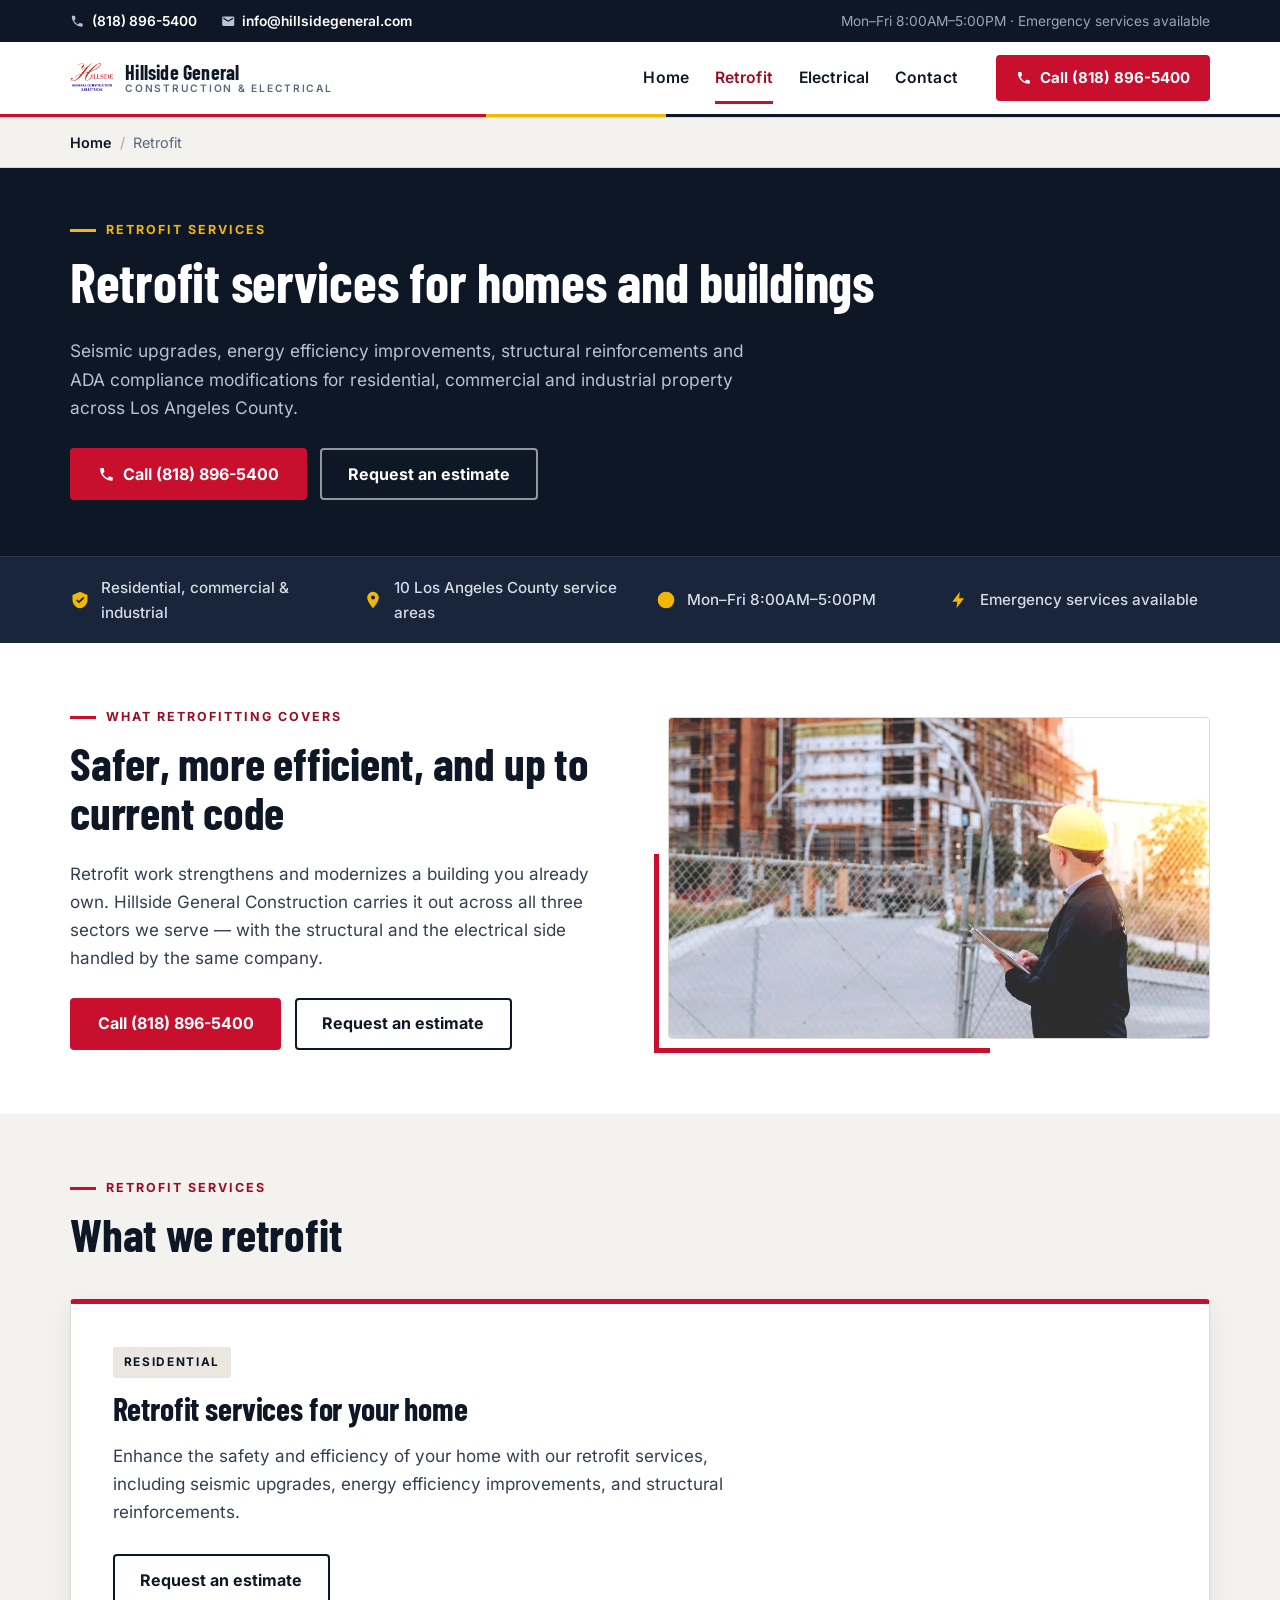
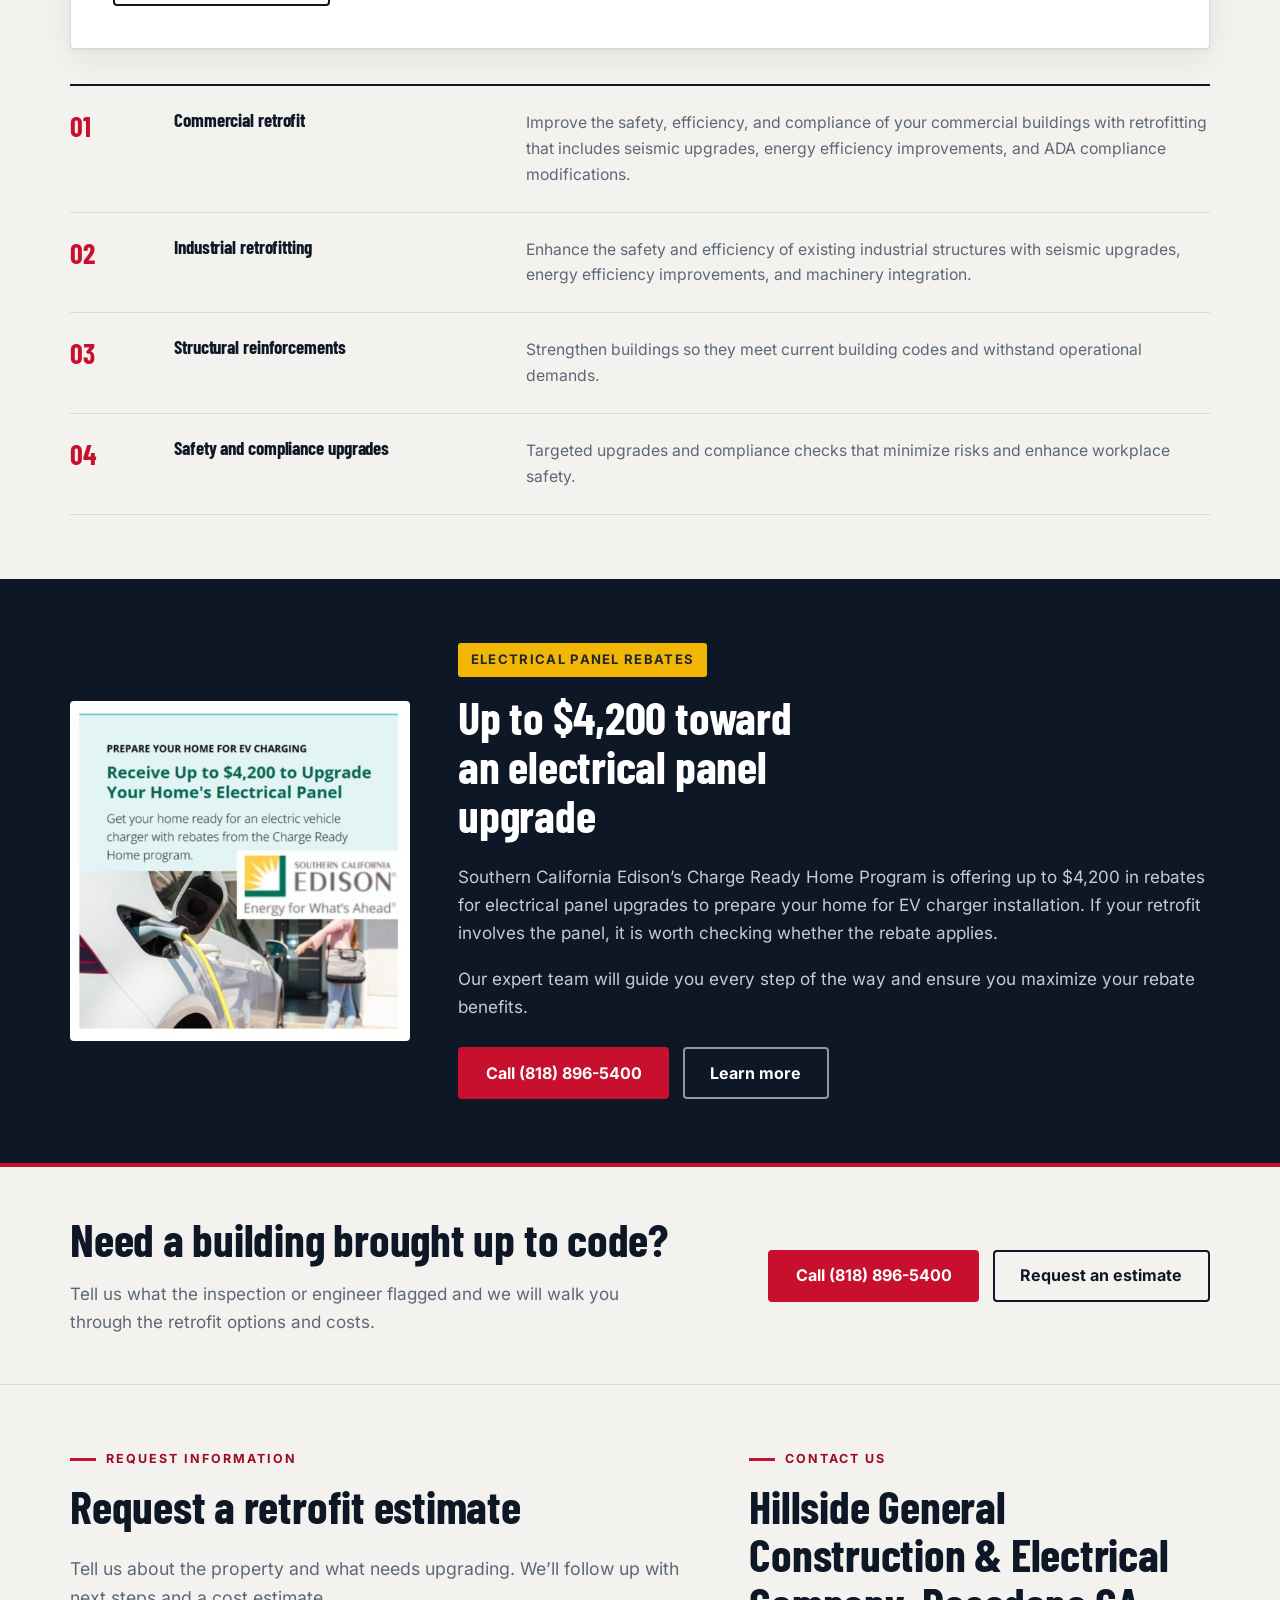
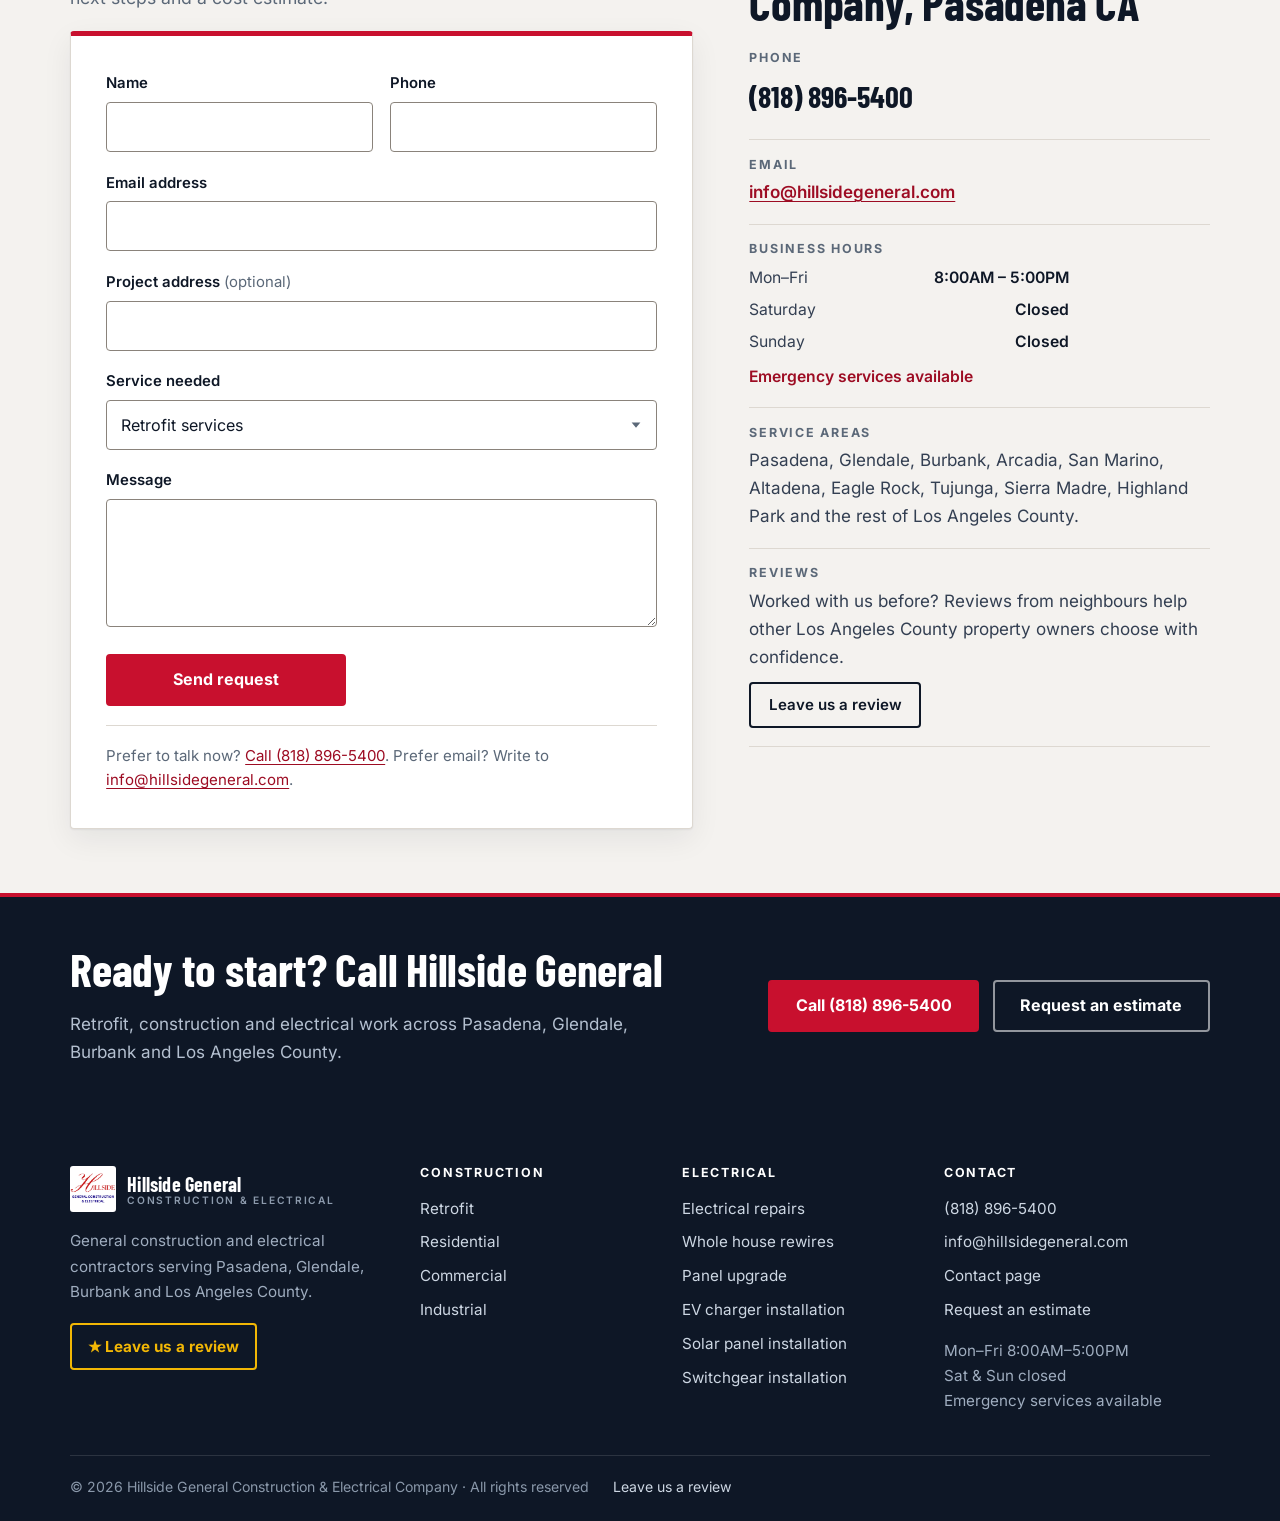
<file: retrofit.html>
<!DOCTYPE html>
<html lang="en">
<head>
<meta charset="utf-8">
<meta name="viewport" content="width=device-width, initial-scale=1">
<title>Retrofit Services in Pasadena, CA | Hillside General Construction</title>
<meta name="description" content="Seismic upgrades, energy efficiency improvements, structural reinforcements and ADA compliance modifications for residential, commercial and industrial property across Los Angeles County. Call (818) 896-5400.">
<meta name="theme-color" content="#0e1726">
<link rel="canonical" href="https://hillsidegeneral.com/retrofit.html">
<link rel="icon" href="favicon.svg" type="image/svg+xml">
<link rel="apple-touch-icon" href="images/07-hillside-general-logo-150x150-png.webp">

<meta property="og:type" content="website">
<meta property="og:site_name" content="Hillside General Construction &amp; Electrical Company">
<meta property="og:title" content="Retrofit Services in Pasadena, CA | Hillside General Construction">
<meta property="og:description" content="Seismic upgrades, energy efficiency improvements, structural reinforcements and ADA compliance modifications across Los Angeles County.">
<meta property="og:url" content="https://hillsidegeneral.com/retrofit.html">
<meta property="og:image" content="images/04-construction-33-1024x606-jpg.webp">
<meta name="twitter:card" content="summary_large_image">
<meta name="twitter:title" content="Retrofit Services in Pasadena, CA | Hillside General Construction">
<meta name="twitter:description" content="Seismic upgrades, energy efficiency improvements and structural reinforcements across Los Angeles County.">
<meta name="twitter:image" content="images/04-construction-33-1024x606-jpg.webp">

<link rel="preload" href="assets/fonts/barlow-condensed-700.woff2" as="font" type="font/woff2" crossorigin>
<link rel="preload" href="assets/fonts/inter-400.woff2" as="font" type="font/woff2" crossorigin>
<link rel="stylesheet" href="assets/styles.css">
<noscript><style>
/* Without JS the menu button cannot open the nav — show the links inline instead. */
@media (max-width: 979px) {
  .nav-toggle { display: none; }
  .header-inner { flex-wrap: wrap; padding-bottom: .5rem; }
  .site-nav { display: block; width: 100%; }
}
</style></noscript>
</head>
<body>
<a class="skip" href="#main">Skip to main content</a>

<div class="utility">
  <div class="wrap">
    <span>
      <svg class="icon" viewBox="0 0 24 24" aria-hidden="true"><path d="M6.6 10.8a15.1 15.1 0 0 0 6.6 6.6l2.2-2.2c.3-.3.7-.4 1-.2 1.2.4 2.4.6 3.6.6.6 0 1 .4 1 1V20c0 .6-.4 1-1 1A17 17 0 0 1 3 4c0-.6.4-1 1-1h3.5c.6 0 1 .4 1 1 0 1.3.2 2.5.6 3.6.1.4 0 .8-.2 1l-2.3 2.2z"/></svg>
      <a href="tel:+18188965400">(818) 896-5400</a>
    </span>
    <span>
      <svg class="icon" viewBox="0 0 24 24" aria-hidden="true"><path d="M20 4H4a2 2 0 0 0-2 2v12a2 2 0 0 0 2 2h16a2 2 0 0 0 2-2V6a2 2 0 0 0-2-2zm0 4.2-8 4.8-8-4.8V6l8 4.8L20 6v2.2z"/></svg>
      <a href="mailto:info@hillsidegeneral.com">info@hillsidegeneral.com</a>
    </span>
    <span class="utility__hours">Mon–Fri 8:00AM–5:00PM · Emergency services available</span>
  </div>
</div>

<header class="site-header">
  <div class="wrap header-inner">
    <a class="brand" href="index.html">
      <img src="images/00-hillside-general-logo-png.webp" width="44" height="44" alt="Hillside General Construction &amp; Electrical Company logo">
      <span class="brand__text">
        <span class="brand__name">Hillside General</span>
        <span class="brand__sub">Construction &amp; Electrical</span>
      </span>
    </a>

    <button class="nav-toggle" type="button" aria-expanded="false" aria-controls="primary-nav">
      <span class="bars" aria-hidden="true"></span> Menu
    </button>

    <nav class="site-nav" id="primary-nav" aria-label="Primary">
      <ul>
        <li><a href="index.html">Home</a></li>
        <li><a href="retrofit.html" aria-current="page">Retrofit</a></li>
        <li><a href="electrical.html">Electrical</a></li>
        <li><a href="contact.html">Contact</a></li>
      </ul>
      <a class="btn btn--primary" href="tel:+18188965400">Call (818) 896-5400</a>
    </nav>

    <a class="btn btn--primary btn--sm header-cta" href="tel:+18188965400">
      <svg class="icon" viewBox="0 0 24 24" aria-hidden="true"><path d="M6.6 10.8a15.1 15.1 0 0 0 6.6 6.6l2.2-2.2c.3-.3.7-.4 1-.2 1.2.4 2.4.6 3.6.6.6 0 1 .4 1 1V20c0 .6-.4 1-1 1A17 17 0 0 1 3 4c0-.6.4-1 1-1h3.5c.6 0 1 .4 1 1 0 1.3.2 2.5.6 3.6.1.4 0 .8-.2 1l-2.3 2.2z"/></svg>
      Call (818) 896-5400
    </a>
  </div>
</header>

<nav class="crumb" aria-label="Breadcrumb">
  <div class="wrap">
    <ol>
      <li><a href="index.html">Home</a></li>
      <li>Retrofit</li>
    </ol>
  </div>
</nav>

<main id="main">

  <section class="page-hero">
    <div class="wrap">
      <p class="eyebrow">Retrofit services</p>
      <h1>Retrofit services for homes and buildings</h1>
      <p class="lede">
        Seismic upgrades, energy efficiency improvements, structural reinforcements and ADA compliance
        modifications for residential, commercial and industrial property across Los Angeles County.
      </p>
      <div class="btn-row">
        <a class="btn btn--primary" href="tel:+18188965400">
          <svg class="icon" viewBox="0 0 24 24" aria-hidden="true"><path d="M6.6 10.8a15.1 15.1 0 0 0 6.6 6.6l2.2-2.2c.3-.3.7-.4 1-.2 1.2.4 2.4.6 3.6.6.6 0 1 .4 1 1V20c0 .6-.4 1-1 1A17 17 0 0 1 3 4c0-.6.4-1 1-1h3.5c.6 0 1 .4 1 1 0 1.3.2 2.5.6 3.6.1.4 0 .8-.2 1l-2.3 2.2z"/></svg>
          Call (818) 896-5400
        </a>
        <a class="btn btn--ghost-light" href="#estimate">Request an estimate</a>
      </div>
    </div>
  </section>

  <div class="trust">
    <div class="wrap">
      <ul>
        <li>
          <svg viewBox="0 0 24 24" aria-hidden="true"><path d="M12 2 3 6v6c0 5 3.8 9.4 9 10 5.2-.6 9-5 9-10V6l-9-4zm-1.2 14-3.5-3.5 1.4-1.4 2.1 2.1 5-5L17.2 10l-6.4 6z"/></svg>
          Residential, commercial &amp; industrial
        </li>
        <li>
          <svg viewBox="0 0 24 24" aria-hidden="true"><path d="M12 2a7 7 0 0 0-7 7c0 5.2 7 13 7 13s7-7.8 7-13a7 7 0 0 0-7-7zm0 9.5A2.5 2.5 0 1 1 12 6.5a2.5 2.5 0 0 1 0 5z"/></svg>
          10 Los Angeles County service areas
        </li>
        <li>
          <svg viewBox="0 0 24 24" aria-hidden="true"><path d="M12 2a10 10 0 1 0 0 20 10 10 0 0 0 0-20zm1 10.6V6h-2v7.4l5.2 3.1 1-1.7-4.2-2.2z"/></svg>
          Mon–Fri 8:00AM–5:00PM
        </li>
        <li>
          <svg viewBox="0 0 24 24" aria-hidden="true"><path d="M13 2 4 14h6l-1 8 9-12h-6l1-8z"/></svg>
          Emergency services available
        </li>
      </ul>
    </div>
  </div>

  <!-- ===================== WHAT RETROFITTING COVERS ===================== -->
  <section class="section" aria-labelledby="cover-h">
    <div class="wrap">
      <div class="split">
        <div>
          <p class="eyebrow">What retrofitting covers</p>
          <h2 id="cover-h">Safer, more efficient, and up to current code</h2>
          <p>
            Retrofit work strengthens and modernizes a building you already own. Hillside General
            Construction carries it out across all three sectors we serve — with the structural and
            the electrical side handled by the same company.
          </p>
          <div class="btn-row">
            <a class="btn btn--primary" href="tel:+18188965400">Call (818) 896-5400</a>
            <a class="btn btn--ghost" href="#estimate">Request an estimate</a>
          </div>
        </div>
        <div class="split__media split__media--framed">
          <img src="images/04-construction-33-1024x606-jpg.webp" width="1024" height="606" loading="lazy" decoding="async"
               alt="Hillside General Construction supervisor surveying an active Los Angeles County building site">
        </div>
      </div>
    </div>
  </section>

  <!-- ===================== RETROFIT SERVICES ===================== -->
  <section class="section section--concrete" id="services" aria-labelledby="svc-h">
    <div class="wrap">
      <div class="section-head">
        <p class="eyebrow">Retrofit services</p>
        <h2 id="svc-h">What we retrofit</h2>
      </div>

      <article class="featured">
        <p class="featured__tag">Residential</p>
        <h3>Retrofit services for your home</h3>
        <p>
          Enhance the safety and efficiency of your home with our retrofit services, including seismic
          upgrades, energy efficiency improvements, and structural reinforcements.
        </p>
        <a class="btn btn--ghost" href="#estimate">Request an estimate</a>
      </article>

      <ol class="rowlist">
        <li>
          <span class="rowlist__num">01</span>
          <h4>Commercial retrofit</h4>
          <p>Improve the safety, efficiency, and compliance of your commercial buildings with retrofitting that includes seismic upgrades, energy efficiency improvements, and ADA compliance modifications.</p>
        </li>
        <li>
          <span class="rowlist__num">02</span>
          <h4>Industrial retrofitting</h4>
          <p>Enhance the safety and efficiency of existing industrial structures with seismic upgrades, energy efficiency improvements, and machinery integration.</p>
        </li>
        <li>
          <span class="rowlist__num">03</span>
          <h4>Structural reinforcements</h4>
          <p>Strengthen buildings so they meet current building codes and withstand operational demands.</p>
        </li>
        <li>
          <span class="rowlist__num">04</span>
          <h4>Safety and compliance upgrades</h4>
          <p>Targeted upgrades and compliance checks that minimize risks and enhance workplace safety.</p>
        </li>
      </ol>
    </div>
  </section>

  <!-- ===================== REBATE ===================== -->
  <section class="section rebate" aria-labelledby="rebate-h">
    <div class="wrap">
      <div class="rebate__grid">
        <div>
          <img src="images/06-untitled-design-2-e1731180343894.jpg" width="500" height="500" loading="lazy" decoding="async"
               alt="Southern California Edison Charge Ready Home promotion for electrical panel upgrade rebates">
        </div>
        <div>
          <p class="rebate__badge">Electrical panel rebates</p>
          <h2 id="rebate-h">Up to $4,200 toward an electrical panel upgrade</h2>
          <p>
            Southern California Edison’s Charge Ready Home Program is offering up to $4,200 in rebates for
            electrical panel upgrades to prepare your home for EV charger installation. If your retrofit
            involves the panel, it is worth checking whether the rebate applies.
          </p>
          <p>Our expert team will guide you every step of the way and ensure you maximize your rebate benefits.</p>
          <div class="btn-row">
            <a class="btn btn--primary" href="tel:+18188965400">Call (818) 896-5400</a>
            <a class="btn btn--ghost-light" href="electrical.html#ev-charger">Learn more</a>
          </div>
        </div>
      </div>
    </div>
  </section>

  <!-- ===================== CTA ===================== -->
  <section class="ctaband" aria-labelledby="cta-h">
    <div class="wrap ctaband__inner">
      <div>
        <h2 id="cta-h">Need a building brought up to code?</h2>
        <p>Tell us what the inspection or engineer flagged and we will walk you through the retrofit options and costs.</p>
      </div>
      <div class="btn-row">
        <a class="btn btn--primary" href="tel:+18188965400">Call (818) 896-5400</a>
        <a class="btn btn--ghost" href="#estimate">Request an estimate</a>
      </div>
    </div>
  </section>

  <!-- ===================== FORM + CONTACT ===================== -->
  <section class="section form-section" id="estimate" aria-labelledby="est-h">
    <div class="wrap">
      <div class="form-grid">
        <div>
          <p class="eyebrow">Request information</p>
          <h2 id="est-h">Request a retrofit estimate</h2>
          <p class="lede">Tell us about the property and what needs upgrading. We’ll follow up with next steps and a cost estimate.</p>

          <form class="form-card" data-leadr method="POST"
                action="https://vision.leadrai.com/api/forms/00d944904c7818c60c4952d3ed0f7caa">
            <p class="form-status" aria-live="polite"></p>

            <input type="hidden" name="_form" value="Retrofit estimate">
            <input type="hidden" name="_page" value="">
            <input type="text" name="_gotcha" tabindex="-1" autocomplete="off" style="display:none" aria-hidden="true">

            <div class="field-row">
              <div class="field">
                <label for="f-name">Name</label>
                <input id="f-name" type="text" name="name" autocomplete="name" required>
              </div>
              <div class="field">
                <label for="f-phone">Phone</label>
                <input id="f-phone" type="tel" name="phone" autocomplete="tel" required>
              </div>
            </div>

            <div class="field">
              <label for="f-email">Email address</label>
              <input id="f-email" type="email" name="email" autocomplete="email" required>
            </div>

            <div class="field">
              <label for="f-address">Project address <span class="opt">(optional)</span></label>
              <input id="f-address" type="text" name="Project address" autocomplete="street-address">
            </div>

            <div class="field">
              <label for="f-service">Service needed</label>
              <select id="f-service" name="Service needed">
                <option>Retrofit services</option>
                <option>Not sure yet — please advise</option>
                <option>Home remodeling and renovation</option>
                <option>Home additions</option>
                <option>ADU construction</option>
                <option>Kitchen remodeling</option>
                <option>Bathroom remodeling</option>
                <option>Cabinetry</option>
                <option>Balcony construction</option>
                <option>Balcony inspections &amp; repairs</option>
                <option>Fire rebuild</option>
                <option>Hardscape</option>
                <option>Electrical services</option>
                <option>EV charger installation</option>
                <option>Commercial construction</option>
                <option>Industrial construction</option>
              </select>
            </div>

            <div class="field">
              <label for="f-message">Message</label>
              <textarea id="f-message" name="Message" rows="5"></textarea>
            </div>

            <button class="btn btn--primary" type="submit">Send request</button>

            <p class="form-foot">
              Prefer to talk now? <a href="tel:+18188965400">Call (818) 896-5400</a>.
              Prefer email? Write to <a href="mailto:info@hillsidegeneral.com">info@hillsidegeneral.com</a>.
            </p>
          </form>
        </div>

        <div id="contact">
          <p class="eyebrow">Contact us</p>
          <h2>Hillside General Construction &amp; Electrical Company, Pasadena CA</h2>
          <ul class="details">
            <li>
              <h3>Phone</h3>
              <p><a class="big" href="tel:+18188965400">(818) 896-5400</a></p>
            </li>
            <li>
              <h3>Email</h3>
              <p><a href="mailto:info@hillsidegeneral.com">info@hillsidegeneral.com</a></p>
            </li>
            <li>
              <h3>Business hours</h3>
              <ul class="hours">
                <li><span>Mon–Fri</span><span>8:00AM – 5:00PM</span></li>
                <li><span>Saturday</span><span>Closed</span></li>
                <li><span>Sunday</span><span>Closed</span></li>
              </ul>
              <p class="hours"><span class="note">Emergency services available</span></p>
            </li>
            <li>
              <h3>Service areas</h3>
              <p>Pasadena, Glendale, Burbank, Arcadia, San Marino, Altadena, Eagle Rock, Tujunga, Sierra Madre, Highland Park and the rest of Los Angeles County.</p>
            </li>
            <li>
              <h3>Reviews</h3>
              <p>Worked with us before? Reviews from neighbours help other Los Angeles County property owners choose with confidence.</p>
              <p style="margin-top:.7rem"><a class="btn btn--ghost btn--sm" href="/review">Leave us a review</a></p>
            </li>
          </ul>
        </div>
      </div>
    </div>
  </section>

  <section class="ctaband ctaband--dark" aria-labelledby="cta2-h">
    <div class="wrap ctaband__inner">
      <div>
        <h2 id="cta2-h">Ready to start? Call Hillside General</h2>
        <p>Retrofit, construction and electrical work across Pasadena, Glendale, Burbank and Los Angeles County.</p>
      </div>
      <div class="btn-row">
        <a class="btn btn--primary" href="tel:+18188965400">Call (818) 896-5400</a>
        <a class="btn btn--ghost-light" href="#estimate">Request an estimate</a>
      </div>
    </div>
  </section>

</main>

<footer class="site-footer">
  <div class="wrap">
    <div class="footer-grid">
      <div>
        <a class="footer-brand" href="index.html">
          <img src="images/00-hillside-general-logo-png.webp" width="46" height="46" loading="lazy"
               alt="Hillside General Construction &amp; Electrical Company logo">
          <span class="brand__text">
            <span class="brand__name">Hillside General</span>
            <span class="brand__sub">Construction &amp; Electrical</span>
          </span>
        </a>
        <p class="footer-blurb">General construction and electrical contractors serving Pasadena, Glendale, Burbank and Los Angeles County.</p>
        <a class="review-link" href="/review">★ Leave us a review</a>
      </div>

      <div>
        <h3>Construction</h3>
        <ul>
          <li><a href="retrofit.html">Retrofit</a></li>
          <li><a href="index.html#residential">Residential</a></li>
          <li><a href="index.html#commercial">Commercial</a></li>
          <li><a href="index.html#industrial">Industrial</a></li>
        </ul>
      </div>

      <div>
        <h3>Electrical</h3>
        <ul>
          <li><a href="electrical.html#repairs">Electrical repairs</a></li>
          <li><a href="electrical.html#rewires">Whole house rewires</a></li>
          <li><a href="electrical.html#panel">Panel upgrade</a></li>
          <li><a href="electrical.html#ev-charger">EV charger installation</a></li>
          <li><a href="electrical.html#solar">Solar panel installation</a></li>
          <li><a href="electrical.html#switchgear">Switchgear installation</a></li>
        </ul>
      </div>

      <div>
        <h3>Contact</h3>
        <ul>
          <li><a href="tel:+18188965400">(818) 896-5400</a></li>
          <li><a href="mailto:info@hillsidegeneral.com">info@hillsidegeneral.com</a></li>
          <li><a href="contact.html">Contact page</a></li>
          <li><a href="#estimate">Request an estimate</a></li>
        </ul>
        <p style="margin-top:1rem">
          Mon–Fri 8:00AM–5:00PM<br>
          Sat &amp; Sun closed<br>
          Emergency services available
        </p>
      </div>
    </div>

    <div class="footer-bottom">
      <p>© <span data-year>2026</span> Hillside General Construction &amp; Electrical Company · All rights reserved</p>
      <p><a href="/review">Leave us a review</a></p>
    </div>
  </div>
</footer>

<nav class="actionbar" aria-label="Quick actions">
  <a class="actionbar__call" href="tel:+18188965400">
    <svg class="icon" viewBox="0 0 24 24" aria-hidden="true"><path d="M6.6 10.8a15.1 15.1 0 0 0 6.6 6.6l2.2-2.2c.3-.3.7-.4 1-.2 1.2.4 2.4.6 3.6.6.6 0 1 .4 1 1V20c0 .6-.4 1-1 1A17 17 0 0 1 3 4c0-.6.4-1 1-1h3.5c.6 0 1 .4 1 1 0 1.3.2 2.5.6 3.6.1.4 0 .8-.2 1l-2.3 2.2z"/></svg>
    Call (818) 896-5400
  </a>
  <a href="#estimate">Get an estimate</a>
</nav>

<script src="assets/main.js" defer></script>
<script defer src="https://static.cloudflareinsights.com/beacon.min.js" data-cf-beacon='{"token": "0a932598fc5b4cc9baf156d875620bd1"}'></script>
<script defer data-lv-track src="https://vision.leadrai.com/api/forms/00d944904c7818c60c4952d3ed0f7caa/t.js"></script>
</body>
</html>
</file>
<file: assets/styles.css>
@import url('fonts.css');

/* =========================================================
   Hillside General Construction & Electrical Company
   Pasadena, CA — site stylesheet
   ========================================================= */

:root {
  --ink: #0e1726;
  --ink-2: #19253a;
  --ink-soft: #3c4a60;
  --body: #333f52;
  --muted: #5b6878;
  --line: #ddd8d1;
  --paper: #ffffff;
  --concrete: #f4f2ef;
  --concrete-2: #eae6e0;
  --accent: #c8102e;
  --accent-dark: #a30d25;
  --accent-ink: #9d0c23;
  --signal: #f2b705;

  --font-display: 'Barlow Condensed', 'Arial Narrow', Impact, system-ui, sans-serif;
  --font-body: 'Inter', -apple-system, BlinkMacSystemFont, 'Segoe UI', Roboto, Helvetica, Arial, sans-serif;

  --wrap: 1180px;
  --radius: 4px;
  --shadow: 0 1px 2px rgba(14, 23, 38, .06), 0 10px 30px rgba(14, 23, 38, .07);
  --shadow-lg: 0 18px 50px rgba(14, 23, 38, .16);
}

/* ---------- reset ---------- */
*, *::before, *::after { box-sizing: border-box; }

html { -webkit-text-size-adjust: 100%; scroll-behavior: smooth; }

body {
  margin: 0;
  font-family: var(--font-body);
  font-size: 17px;
  line-height: 1.65;
  color: var(--body);
  background: var(--paper);
  overflow-x: hidden;
  -webkit-font-smoothing: antialiased;
}

img { max-width: 100%; height: auto; display: block; }

a { color: var(--accent-ink); text-decoration-thickness: 1px; text-underline-offset: 3px; }
a:hover { color: var(--accent); }

h1, h2, h3, h4 {
  font-family: var(--font-display);
  font-weight: 700;
  line-height: 1.05;
  color: var(--ink);
  margin: 0 0 .5em;
  letter-spacing: -0.005em;
}

p { margin: 0 0 1.1em; }
p:last-child { margin-bottom: 0; }

ul, ol { margin: 0 0 1.1em; padding-left: 1.2em; }

blockquote { margin: 0; }

/* keep anchored sections clear of the sticky header */
:target,
section[id],
li[id],
div[id] { scroll-margin-top: 90px; }

hr { border: 0; border-top: 1px solid var(--line); margin: 2.5rem 0; }

:focus-visible {
  outline: 3px solid var(--signal);
  outline-offset: 2px;
  border-radius: 2px;
}

::selection { background: var(--accent); color: #fff; }

/* ---------- layout ---------- */
.wrap { width: 100%; max-width: var(--wrap); margin-inline: auto; padding-inline: 20px; }
.wrap--narrow { max-width: 820px; }

.section { padding: 64px 0; }
.section--tight { padding: 48px 0; }
.section--concrete { background: var(--concrete); }
.section--dark { background: var(--ink); color: #c9d2de; }
.section--dark h2, .section--dark h3, .section--dark h4 { color: #fff; }
.section--dark a { color: #fff; }

.eyebrow {
  font-family: var(--font-body);
  font-size: .78rem;
  font-weight: 700;
  letter-spacing: .16em;
  text-transform: uppercase;
  color: var(--accent-ink);
  margin: 0 0 .75rem;
  display: flex;
  align-items: center;
  gap: .6rem;
}
.eyebrow::before {
  content: "";
  width: 26px;
  height: 3px;
  background: var(--accent);
  flex: none;
}
.section--dark .eyebrow,
.hero .eyebrow,
.page-hero .eyebrow,
.rebate .eyebrow,
.newsletter .eyebrow { color: var(--signal); }
.section--dark .eyebrow::before,
.hero .eyebrow::before,
.page-hero .eyebrow::before,
.rebate .eyebrow::before,
.newsletter .eyebrow::before { background: var(--signal); }

h1 { font-size: clamp(2.5rem, 7.4vw, 4.25rem); }
h2 { font-size: clamp(2rem, 5vw, 2.9rem); }
h3 { font-size: clamp(1.3rem, 3vw, 1.6rem); }
h4 { font-size: 1.18rem; }

.lede { font-size: 1.1rem; color: var(--muted); max-width: 62ch; }
.section--dark .lede { color: #b4c0d0; }

.section-head { max-width: 760px; margin-bottom: 2.5rem; }

/* ---------- buttons ---------- */
.btn {
  display: inline-flex;
  align-items: center;
  justify-content: center;
  gap: .55rem;
  min-height: 52px;
  padding: .8rem 1.6rem;
  font-family: var(--font-body);
  font-size: 1rem;
  font-weight: 700;
  line-height: 1.2;
  text-align: center;
  text-decoration: none;
  border: 2px solid transparent;
  border-radius: var(--radius);
  cursor: pointer;
  transition: background-color .18s ease, border-color .18s ease, color .18s ease, transform .18s ease;
}
.btn:hover { transform: translateY(-1px); }
.btn:active { transform: translateY(0); }

.btn--primary { background: var(--accent); border-color: var(--accent); color: #fff; }
.btn--primary:hover { background: var(--accent-dark); border-color: var(--accent-dark); color: #fff; }

.btn--ghost { background: transparent; border-color: var(--ink); color: var(--ink); }
.btn--ghost:hover { background: var(--ink); color: #fff; }

.btn--ghost-light { background: transparent; border-color: rgba(255,255,255,.55); color: #fff; }
.btn--ghost-light:hover { background: #fff; border-color: #fff; color: var(--ink); }

.btn--sm { min-height: 46px; padding: .6rem 1.1rem; font-size: .94rem; }

.btn-row {
  display: flex;
  flex-wrap: wrap;
  gap: .85rem;
  margin-top: 1.6rem;
}
.btn-row .btn { flex: 1 1 auto; min-width: 220px; }

@media (min-width: 640px) {
  .btn-row .btn { flex: 0 0 auto; min-width: 0; }
}

.icon { width: 1.05em; height: 1.05em; flex: none; fill: currentColor; }

/* ---------- skip link ---------- */
.skip {
  position: absolute;
  left: -9999px;
  top: 0;
  z-index: 200;
  background: var(--ink);
  color: #fff;
  padding: .9rem 1.2rem;
  font-weight: 600;
}
.skip:focus { left: 8px; top: 8px; }

/* ---------- utility bar ---------- */
.utility {
  background: var(--ink);
  color: #b9c4d2;
  font-size: .86rem;
  display: none;
}
.utility .wrap {
  display: flex;
  flex-wrap: wrap;
  align-items: center;
  gap: 1.5rem;
  min-height: 42px;
}
.utility a { color: #fff; text-decoration: none; font-weight: 600; }
.utility a:hover { color: var(--signal); text-decoration: underline; }
.utility span { display: inline-flex; align-items: center; gap: .45rem; }
.utility .utility__hours { margin-left: auto; color: #99a6b8; }

@media (min-width: 880px) { .utility { display: block; } }

/* ---------- header ---------- */
.site-header {
  position: sticky;
  top: 0;
  z-index: 100;
  background: #fff;
  border-bottom: 1px solid var(--line);
}
.site-header::after {
  content: "";
  display: block;
  height: 3px;
  background: linear-gradient(90deg, var(--accent) 0 38%, var(--signal) 38% 52%, var(--ink) 52% 100%);
}
.header-inner {
  display: flex;
  align-items: center;
  gap: 1rem;
  min-height: 72px;
}

.brand { display: flex; align-items: center; gap: .7rem; text-decoration: none; margin-right: auto; }
.brand img { width: 44px; height: 44px; border-radius: 3px; }
.brand__text { display: flex; flex-direction: column; line-height: 1.05; }
.brand__name {
  font-family: var(--font-display);
  font-weight: 700;
  font-size: 1.25rem;
  color: var(--ink);
  letter-spacing: .01em;
}
.brand__sub {
  font-size: .64rem;
  letter-spacing: .17em;
  text-transform: uppercase;
  font-weight: 600;
  color: var(--muted);
}

.nav-toggle {
  display: inline-flex;
  align-items: center;
  gap: .5rem;
  min-height: 46px;
  padding: .5rem .85rem;
  background: #fff;
  border: 2px solid var(--ink);
  border-radius: var(--radius);
  font-family: var(--font-body);
  font-size: .9rem;
  font-weight: 700;
  color: var(--ink);
  cursor: pointer;
}
.nav-toggle .bars { display: block; width: 18px; height: 2px; background: currentColor; position: relative; }
.nav-toggle .bars::before,
.nav-toggle .bars::after {
  content: ""; position: absolute; left: 0; width: 18px; height: 2px; background: currentColor;
}
.nav-toggle .bars::before { top: -6px; }
.nav-toggle .bars::after { top: 6px; }
.nav-toggle[aria-expanded="true"] .bars { background: transparent; }
.nav-toggle[aria-expanded="true"] .bars::before { top: 0; transform: rotate(45deg); }
.nav-toggle[aria-expanded="true"] .bars::after { top: 0; transform: rotate(-45deg); }

.site-nav { display: none; }
.site-nav.is-open {
  display: block;
  position: absolute;
  left: 0;
  right: 0;
  top: 100%;
  background: #fff;
  border-bottom: 1px solid var(--line);
  box-shadow: var(--shadow);
  padding: .75rem 20px 1.25rem;
}
.site-nav ul { list-style: none; margin: 0; padding: 0; }
.site-nav a {
  display: flex;
  align-items: center;
  min-height: 50px;
  padding: .4rem 0;
  font-weight: 600;
  font-size: 1.02rem;
  color: var(--ink);
  text-decoration: none;
  border-bottom: 1px solid var(--line);
}
.site-nav a:hover { color: var(--accent); }
.site-nav a[aria-current="page"] { color: var(--accent-ink); }
.site-nav .btn { margin-top: 1rem; width: 100%; }

.header-cta { display: none; }

@media (min-width: 980px) {
  .nav-toggle { display: none; }
  .site-nav { display: block; }
  .site-nav.is-open {
    position: static; border: 0; box-shadow: none; padding: 0; background: none;
  }
  .site-nav ul { display: flex; align-items: center; gap: 1.6rem; }
  .site-nav a {
    min-height: 44px;
    border: 0;
    padding: 0;
    font-size: .98rem;
    letter-spacing: .01em;
    position: relative;
  }
  .site-nav a[aria-current="page"]::after {
    content: ""; position: absolute; left: 0; right: 0; bottom: -4px; height: 3px; background: var(--accent);
  }
  .site-nav .btn { display: none; }
  .header-cta { display: inline-flex; margin-left: 1.4rem; }
}

/* ---------- hero ---------- */
.hero {
  background: var(--ink);
  color: #c7d1de;
  position: relative;
  overflow: hidden;
}
.hero__grid { display: grid; gap: 0; }
.hero__copy { padding: 52px 0 44px; }
.hero h1 { color: #fff; margin-bottom: .35em; }
.hero__places {
  font-family: var(--font-display);
  font-weight: 600;
  font-size: clamp(1.05rem, 3vw, 1.35rem);
  letter-spacing: .06em;
  text-transform: uppercase;
  color: var(--signal);
  margin: 0 0 1.1rem;
}
.hero p.hero__text { font-size: 1.08rem; color: #b6c2d2; max-width: 56ch; }

.hero__media { position: relative; margin: 0 -20px; }
.hero__media img { width: 100%; height: 260px; object-fit: cover; }
.hero__media::after {
  content: "";
  position: absolute;
  inset: 0;
  background: linear-gradient(180deg, rgba(14,23,38,.55) 0%, rgba(14,23,38,.1) 45%, rgba(14,23,38,.35) 100%);
}

.hero__quote {
  border-left: 4px solid var(--accent);
  padding: .3rem 0 .3rem 1.1rem;
  margin: 1.8rem 0 0;
  font-family: var(--font-display);
  font-weight: 600;
  font-size: 1.22rem;
  line-height: 1.3;
  color: #e4eaf2;
}

@media (min-width: 900px) {
  .hero__grid {
    grid-template-columns: 1.08fr .92fr;
    align-items: stretch;
    gap: 48px;
  }
  .hero__copy { padding: 76px 0 68px; }
  .hero__media { margin: 0; }
  .hero__media img { height: 100%; min-height: 540px; }
  .hero__media { margin-right: calc((100vw - var(--wrap)) / -2); }
}

/* trust strip */
.trust {
  background: var(--ink-2);
  border-top: 1px solid rgba(255,255,255,.08);
}
.trust ul {
  list-style: none;
  margin: 0;
  padding: 0;
  display: grid;
  gap: 0;
  grid-template-columns: 1fr;
}
.trust li {
  display: flex;
  align-items: center;
  gap: .7rem;
  padding: .85rem 0;
  font-size: .95rem;
  font-weight: 500;
  color: #d3dbe6;
  border-bottom: 1px solid rgba(255,255,255,.08);
}
.trust li:last-child { border-bottom: 0; }
.trust svg { width: 20px; height: 20px; flex: none; fill: var(--signal); }

@media (min-width: 760px) {
  .trust ul { grid-template-columns: repeat(2, 1fr); column-gap: 2rem; }
}
@media (min-width: 1040px) {
  .trust ul { grid-template-columns: repeat(4, 1fr); }
  .trust li { border-bottom: 0; padding: 1.1rem 0; }
}

/* ---------- split block ---------- */
.split { display: grid; gap: 2rem; align-items: center; }
@media (min-width: 900px) {
  .split { grid-template-columns: 1fr 1fr; gap: 3.5rem; }
  .split--media-first .split__media { order: -1; }
}
.split__media img {
  width: 100%;
  border-radius: var(--radius);
  border: 1px solid var(--line);
}
.split__media--framed { position: relative; isolation: isolate; }
.split__media--framed::before {
  content: "";
  position: absolute;
  left: -14px;
  bottom: -14px;
  width: 62%;
  height: 62%;
  border-left: 5px solid var(--accent);
  border-bottom: 5px solid var(--accent);
  z-index: 0;
}
.split__media--framed img { position: relative; z-index: 1; }

.statline {
  display: flex;
  align-items: baseline;
  gap: .85rem;
  margin-top: 1.9rem;
  padding-top: 1.4rem;
  border-top: 1px solid var(--line);
}
.statline__num {
  font-family: var(--font-display);
  font-size: 3rem;
  font-weight: 700;
  color: var(--accent);
  line-height: 1;
}
.statline__label { font-size: .95rem; }
.statline__label strong { display: block; color: var(--ink); font-size: 1rem; }

/* ---------- rebate band ---------- */
.rebate { background: var(--ink); color: #c2ccd9; }
.rebate__grid { display: grid; gap: 2rem; align-items: center; }
.rebate__badge {
  display: inline-block;
  background: var(--signal);
  color: #22262d;
  font-weight: 700;
  font-size: .82rem;
  letter-spacing: .1em;
  text-transform: uppercase;
  padding: .4rem .8rem;
  border-radius: 3px;
  margin-bottom: 1rem;
}
.rebate h2 { color: #fff; max-width: 18ch; }
.rebate img {
  width: 100%;
  max-width: 340px;
  border-radius: var(--radius);
}
@media (min-width: 880px) {
  .rebate__grid { grid-template-columns: 340px 1fr; gap: 3rem; }
}

/* ---------- featured service ---------- */
.featured {
  background: #fff;
  border: 1px solid var(--line);
  border-top: 5px solid var(--accent);
  border-radius: var(--radius);
  padding: 1.9rem;
  box-shadow: var(--shadow);
  margin-bottom: 2.2rem;
}
.featured__tag {
  display: inline-block;
  background: var(--concrete-2);
  color: var(--ink);
  font-size: .74rem;
  font-weight: 700;
  letter-spacing: .14em;
  text-transform: uppercase;
  padding: .35rem .7rem;
  border-radius: 3px;
  margin-bottom: .9rem;
}
.featured h3 { font-size: clamp(1.5rem, 4vw, 2rem); }
.featured p { max-width: 60ch; }
.featured .btn { margin-top: .6rem; }

@media (min-width: 880px) {
  .featured { padding: 2.6rem; }
}

/* ---------- numbered list (residential) ---------- */
.numlist {
  list-style: none;
  margin: 0;
  padding: 0;
  display: grid;
  gap: 1px;
  background: var(--line);
  border: 1px solid var(--line);
  border-radius: var(--radius);
  overflow: hidden;
}
.numlist li { background: #fff; padding: 1.5rem; }
.numlist__num {
  font-family: var(--font-display);
  font-weight: 700;
  font-size: 1rem;
  letter-spacing: .08em;
  color: var(--accent);
  display: block;
  margin-bottom: .45rem;
}
.numlist h4 { margin-bottom: .4rem; }
.numlist p { font-size: .97rem; color: var(--muted); }

@media (min-width: 760px) { .numlist { grid-template-columns: repeat(2, 1fr); } }
@media (min-width: 1060px) { .numlist { grid-template-columns: repeat(3, 1fr); } }

/* ---------- row list (commercial) ---------- */
.rowlist { list-style: none; margin: 0; padding: 0; border-top: 2px solid var(--ink); }
.rowlist li {
  display: grid;
  grid-template-columns: 52px 1fr;
  gap: 0 1rem;
  padding: 1.5rem 0;
  border-bottom: 1px solid var(--line);
}
.rowlist__num {
  font-family: var(--font-display);
  font-size: 1.5rem;
  font-weight: 700;
  color: var(--accent);
  line-height: 1.2;
}
.rowlist h4 { margin-bottom: .35rem; }
.rowlist p { font-size: .98rem; color: var(--muted); margin: 0; }

@media (min-width: 900px) {
  .rowlist li { grid-template-columns: 72px minmax(0, 20rem) 1fr; gap: 0 2rem; align-items: start; }
  .rowlist h4 { margin: 0; }
  .rowlist__num { font-size: 1.75rem; }
}

/* ---------- industrial ---------- */
.band-media { margin: 0; }
.band-media img {
  width: 100%;
  height: 220px;
  object-fit: cover;
  border-radius: var(--radius);
}
@media (min-width: 880px) { .band-media img { height: 320px; } }

.checklist {
  list-style: none;
  margin: 2.4rem 0 0;
  padding: 0;
  display: grid;
  gap: 1.6rem;
}
.checklist li { border-top: 1px solid rgba(255,255,255,.16); padding-top: 1.1rem; }
.checklist h4 { margin-bottom: .4rem; }
.checklist p { font-size: .97rem; color: #a9b6c7; margin: 0; }
@media (min-width: 760px) { .checklist { grid-template-columns: repeat(2, 1fr); gap: 1.6rem 2.6rem; } }
@media (min-width: 1060px) { .checklist { grid-template-columns: repeat(3, 1fr); } }

/* ---------- CTA band ---------- */
.ctaband {
  background: var(--concrete);
  border-top: 4px solid var(--accent);
  border-bottom: 1px solid var(--line);
  padding: 48px 0;
}
.ctaband__inner { display: grid; gap: 1.4rem; align-items: center; }
.ctaband h2 { margin-bottom: .35em; }
.ctaband p { color: var(--muted); max-width: 54ch; margin: 0; }
.ctaband .btn-row { margin-top: 0; }
@media (min-width: 940px) {
  .ctaband__inner { grid-template-columns: 1.3fr auto; gap: 2.5rem; }
  .ctaband .btn-row { flex-wrap: nowrap; }
}

.ctaband--dark { background: var(--ink); border-bottom: 0; }
.ctaband--dark h2 { color: #fff; }
.ctaband--dark p { color: #b4c0d0; }

/* ---------- owner note ---------- */
.owner { display: grid; gap: 1.8rem; align-items: start; }
.owner__mark {
  width: 110px;
  height: 110px;
  border-radius: 50%;
  border: 1px solid var(--line);
  background: #fff;
  padding: 10px;
  object-fit: contain;
}
.owner blockquote {
  margin: 0;
  font-size: 1.08rem;
  color: var(--body);
}
.owner__sig { margin-top: 1.3rem; padding-top: 1.1rem; border-top: 1px solid var(--line); }
.owner__sig strong { display: block; font-family: var(--font-display); font-size: 1.4rem; color: var(--ink); }
.owner__sig span { font-size: .92rem; color: var(--muted); }
@media (min-width: 820px) {
  .owner { grid-template-columns: 110px 1fr; gap: 2.5rem; }
}

/* ---------- testimonials ---------- */
.stars { height: 22px; width: auto; margin-bottom: 1rem; }

.quotes {
  columns: 1;
  column-gap: 1.4rem;
  margin-top: 2rem;
}
@media (min-width: 760px) { .quotes { columns: 2; } }
@media (min-width: 1080px) { .quotes { columns: 3; } }

.quote {
  break-inside: avoid;
  background: #fff;
  border: 1px solid var(--line);
  border-radius: var(--radius);
  padding: 1.4rem;
  margin: 0 0 1.4rem;
  box-shadow: 0 1px 2px rgba(14,23,38,.05);
}
.quote__mark {
  font-family: var(--font-display);
  font-size: 2.4rem;
  line-height: .7;
  color: var(--accent);
  display: block;
  margin-bottom: .5rem;
}
.quote p { font-size: .99rem; color: var(--body); }
.quote cite {
  display: block;
  margin-top: .9rem;
  font-style: normal;
  font-weight: 700;
  color: var(--ink);
  font-size: .95rem;
}

/* review prompt */
.review-prompt {
  display: grid;
  gap: 1rem;
  align-items: center;
  background: var(--ink);
  color: #c2ccd9;
  border-radius: var(--radius);
  padding: 1.6rem;
  margin-top: 1.6rem;
}
.review-prompt h3 { color: #fff; margin-bottom: .3rem; font-size: 1.35rem; }
.review-prompt p { margin: 0; font-size: .98rem; color: #aebbcb; }
.review-prompt .btn { justify-self: start; }
@media (min-width: 820px) {
  .review-prompt { grid-template-columns: 1fr auto; gap: 2rem; padding: 1.8rem 2rem; }
  .review-prompt .btn { justify-self: end; }
}

/* ---------- areas ---------- */
.areas { list-style: none; margin: 1.8rem 0 0; padding: 0; display: flex; flex-wrap: wrap; gap: .6rem; }
.areas li {
  background: #fff;
  border: 1px solid var(--line);
  border-left: 3px solid var(--accent);
  border-radius: 3px;
  padding: .55rem 1rem;
  font-weight: 600;
  font-size: .96rem;
  color: var(--ink);
}

/* ---------- link cards ---------- */
.cards { display: grid; gap: 1.2rem; margin-top: 2rem; }
@media (min-width: 680px) { .cards { grid-template-columns: repeat(2, 1fr); } }
@media (min-width: 1040px) { .cards { grid-template-columns: repeat(4, 1fr); } }

.card {
  display: flex;
  flex-direction: column;
  background: #fff;
  border: 1px solid var(--line);
  border-radius: var(--radius);
  padding: 1.4rem;
  text-decoration: none;
  color: inherit;
  transition: border-color .18s ease, transform .18s ease, box-shadow .18s ease;
}
.card:hover { border-color: var(--ink); transform: translateY(-2px); box-shadow: var(--shadow); color: inherit; }
.card h3 { font-size: 1.25rem; margin-bottom: .4rem; }
.card p { font-size: .95rem; color: var(--muted); flex: 1; }
.card__go {
  margin-top: 1rem;
  font-weight: 700;
  font-size: .92rem;
  color: var(--accent-ink);
  display: inline-flex;
  align-items: center;
  gap: .4rem;
}

/* ---------- forms ---------- */
.form-section { background: var(--concrete); }
.form-grid { display: grid; gap: 2.5rem; align-items: start; }
@media (min-width: 980px) { .form-grid { grid-template-columns: 1.15fr .85fr; gap: 3.5rem; } }

.form-card {
  background: #fff;
  border: 1px solid var(--line);
  border-top: 5px solid var(--accent);
  border-radius: var(--radius);
  padding: 1.6rem;
  box-shadow: var(--shadow);
}
@media (min-width: 680px) { .form-card { padding: 2.2rem; } }

.field { margin-bottom: 1.15rem; }
.field label {
  display: block;
  font-weight: 600;
  font-size: .93rem;
  color: var(--ink);
  margin-bottom: .4rem;
}
.field .opt { font-weight: 400; color: var(--muted); }

.field input,
.field select,
.field textarea {
  width: 100%;
  min-height: 50px;
  padding: .72rem .85rem;
  font-family: inherit;
  font-size: 1rem;
  color: var(--ink);
  background: #fff;
  border: 1px solid #8a837b;
  border-radius: var(--radius);
  transition: border-color .15s ease, box-shadow .15s ease;
}
.field textarea { min-height: 128px; resize: vertical; }
.field select {
  appearance: none;
  background-image: url("data:image/svg+xml,%3Csvg xmlns='http://www.w3.org/2000/svg' viewBox='0 0 16 16'%3E%3Cpath fill='%235b6878' d='M8 11L3 5h10z'/%3E%3C/svg%3E");
  background-repeat: no-repeat;
  background-position: right .85rem center;
  background-size: 14px;
  padding-right: 2.4rem;
}
.field input:focus,
.field select:focus,
.field textarea:focus {
  border-color: var(--ink);
  box-shadow: 0 0 0 3px rgba(14,23,38,.12);
  outline: none;
}
.field input:focus-visible,
.field select:focus-visible,
.field textarea:focus-visible { outline: 3px solid var(--signal); outline-offset: 1px; }

.field-row { display: grid; gap: 0; }
@media (min-width: 600px) { .field-row { grid-template-columns: 1fr 1fr; gap: 0 1.1rem; } }

.form-card .btn { width: 100%; }
@media (min-width: 600px) { .form-card .btn { width: auto; min-width: 240px; } }

.form-foot {
  margin-top: 1.2rem;
  padding-top: 1.1rem;
  border-top: 1px solid var(--line);
  font-size: .94rem;
  color: var(--muted);
}

.form-status {
  display: none;
  border-left: 4px solid #1b7a3d;
  background: #eaf6ee;
  color: #10512a;
  padding: 1rem 1.1rem;
  border-radius: var(--radius);
  margin-bottom: 1.4rem;
  font-weight: 600;
}
.form-status.is-visible { display: block; }
.form-status.is-error { border-left-color: var(--accent); background: #fdeced; color: #8c0b20; }

/* contact details list */
.details { list-style: none; margin: 0; padding: 0; }
.details > li { padding: 1.1rem 0; border-bottom: 1px solid var(--line); }
.details > li:first-child { padding-top: 0; }
.details h3 {
  font-family: var(--font-body);
  font-size: .78rem;
  font-weight: 700;
  letter-spacing: .14em;
  text-transform: uppercase;
  color: var(--muted);
  margin-bottom: .45rem;
}
.details p { margin: 0; }
.details a { font-weight: 600; }
.details .big {
  font-family: var(--font-display);
  font-size: 1.9rem;
  font-weight: 700;
  color: var(--ink);
  text-decoration: none;
  display: inline-block;
}
.details .big:hover { color: var(--accent); }
.hours { list-style: none; margin: 0; padding: 0; font-size: .98rem; }
.hours li { display: flex; justify-content: space-between; gap: 1rem; padding: .18rem 0; max-width: 320px; }
.hours li span:last-child { font-weight: 600; color: var(--ink); }
.hours .note { display: block; color: var(--accent-ink); font-weight: 600; margin-top: .4rem; max-width: none; }

/* newsletter */
.newsletter { background: var(--ink-2); color: #c2ccd9; padding: 44px 0; }
.newsletter__inner { display: grid; gap: 1.2rem; align-items: center; }
.newsletter h2 { color: #fff; font-size: clamp(1.5rem, 3.5vw, 2rem); margin-bottom: .3em; }
.newsletter p { margin: 0; font-size: .98rem; color: #aebbcb; }
.newsletter form { display: grid; gap: .7rem; }
.newsletter label { font-weight: 600; font-size: .9rem; color: #e2e8f0; display: block; margin-bottom: .35rem; }
.newsletter input[type="email"] {
  width: 100%;
  min-height: 50px;
  padding: .7rem .85rem;
  font-family: inherit;
  font-size: 1rem;
  border: 1px solid #44536a;
  border-radius: var(--radius);
  background: #fff;
  color: var(--ink);
}
@media (min-width: 940px) {
  .newsletter__inner { grid-template-columns: 1fr 1fr; gap: 3rem; }
  .newsletter form { grid-template-columns: 1fr auto; align-items: end; gap: .7rem; }
  .newsletter .field-wrap { grid-column: 1; }
}

/* ---------- breadcrumb ---------- */
.crumb { background: var(--concrete); border-bottom: 1px solid var(--line); font-size: .9rem; }
.crumb ol { list-style: none; margin: 0; padding: .8rem 0; display: flex; flex-wrap: wrap; gap: .5rem; }
.crumb li { display: flex; align-items: center; gap: .5rem; color: var(--muted); }
.crumb li + li::before { content: "/"; color: #a9a39a; }
.crumb a { color: var(--ink); text-decoration: none; font-weight: 600; }
.crumb a:hover { color: var(--accent); text-decoration: underline; }

/* page hero (interior) */
.page-hero { background: var(--ink); color: #b9c5d4; padding: 52px 0 56px; }
.page-hero h1 { color: #fff; font-size: clamp(2.1rem, 6vw, 3.4rem); }
.page-hero .lede { color: #b6c2d2; font-size: 1.08rem; }

/* ---------- footer ---------- */
.site-footer { background: var(--ink); color: #9fadbf; padding: 52px 0 0; font-size: .95rem; }
.site-footer h3 {
  font-family: var(--font-body);
  font-size: .78rem;
  font-weight: 700;
  letter-spacing: .14em;
  text-transform: uppercase;
  color: #fff;
  margin-bottom: 1rem;
}
.footer-grid { display: grid; gap: 2.2rem; }
@media (min-width: 720px) { .footer-grid { grid-template-columns: repeat(2, 1fr); } }
@media (min-width: 1040px) { .footer-grid { grid-template-columns: 1.4fr 1fr 1fr 1.2fr; gap: 2.5rem; } }

.site-footer ul { list-style: none; margin: 0; padding: 0; }
.site-footer li { margin-bottom: .55rem; }
.site-footer a { color: #cdd7e3; text-decoration: none; }
.site-footer a:hover { color: #fff; text-decoration: underline; }
.footer-brand { display: flex; align-items: center; gap: .7rem; margin-bottom: 1rem; text-decoration: none; }
.footer-brand img { width: 46px; height: 46px; border-radius: 3px; }
.footer-brand .brand__name { color: #fff; }
.footer-brand .brand__sub { color: #8d9bad; }
.footer-blurb { max-width: 36ch; margin-bottom: 1.2rem; }

.review-link {
  display: inline-flex;
  align-items: center;
  gap: .5rem;
  min-height: 44px;
  padding: .55rem 1rem;
  border: 2px solid var(--signal);
  border-radius: var(--radius);
  color: var(--signal) !important;
  font-weight: 700;
  text-decoration: none !important;
}
.review-link:hover { background: var(--signal); color: #22262d !important; }

.footer-bottom {
  margin-top: 2.6rem;
  border-top: 1px solid rgba(255,255,255,.12);
  padding: 1.2rem 0 1.4rem;
  display: flex;
  flex-wrap: wrap;
  gap: .6rem 1.5rem;
  align-items: center;
  font-size: .88rem;
  color: #8a98aa;
}
.footer-bottom p { margin: 0; }

/* ---------- mobile action bar ---------- */
.actionbar {
  position: fixed;
  left: 0; right: 0; bottom: 0;
  z-index: 95;
  display: grid;
  grid-template-columns: 1fr 1fr;
  gap: 1px;
  background: rgba(255,255,255,.2);
  border-top: 1px solid rgba(255,255,255,.18);
  box-shadow: 0 -6px 20px rgba(14,23,38,.22);
}
.actionbar a {
  display: flex;
  align-items: center;
  justify-content: center;
  gap: .45rem;
  min-height: 56px;
  padding: .6rem .5rem;
  font-weight: 700;
  font-size: .97rem;
  text-decoration: none;
  color: #fff;
  background: var(--ink);
}
.actionbar a.actionbar__call { background: var(--accent); }
.actionbar a:hover { color: #fff; }
body { padding-bottom: 57px; }

@media (min-width: 980px) {
  .actionbar { display: none; }
  body { padding-bottom: 0; }
}

/* ---------- motion ---------- */
@media (prefers-reduced-motion: reduce) {
  html { scroll-behavior: auto; }
  *, *::before, *::after {
    animation-duration: .001ms !important;
    transition-duration: .001ms !important;
  }
  .btn:hover, .card:hover { transform: none; }
}

/* ---------- print ---------- */
@media print {
  .site-header, .actionbar, .utility, .site-nav, .ctaband { display: none !important; }
  body { color: #000; padding-bottom: 0; }
}
</file>
